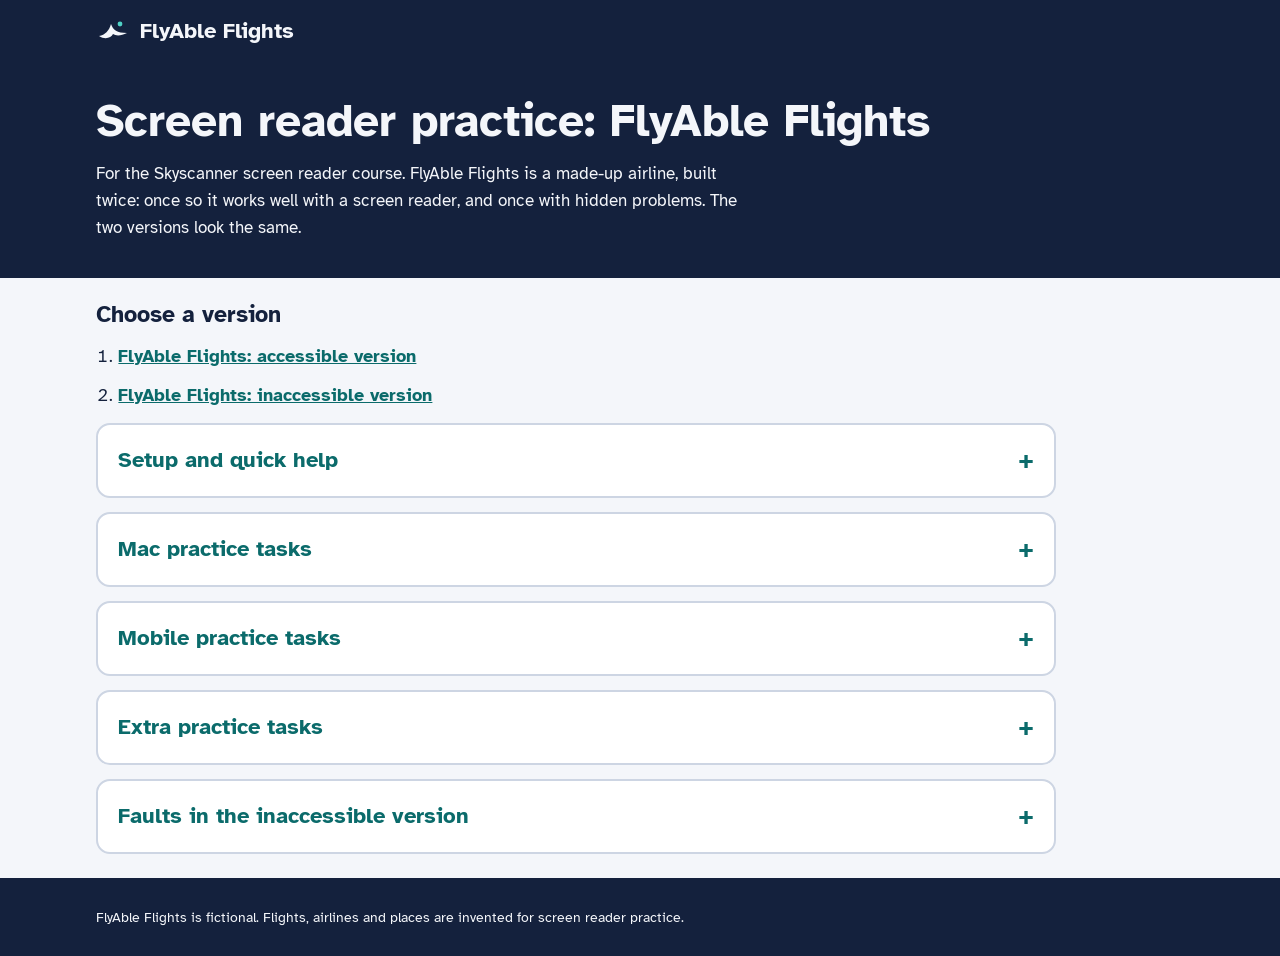
<file: index.html>
<!doctype html>
<html lang="en-GB">
<head>
<meta charset="utf-8">
<meta name="viewport" content="width=device-width, initial-scale=1, viewport-fit=cover">
<title>Screen reader practice: FlyAble Flights</title>
<meta name="claude:viewport-fit-sides" content="cover">
<link rel="stylesheet" href="styles.css">
<style>
  .intro { padding-block: 32px 36px; }
  .intro .wrap, section.block .wrap { display: grid; gap: 14px; }
  section.block { padding-block: 24px; }
  .versions { margin: 0; padding-left: 1.4rem; display: grid; gap: 10px; font-size: 1.15rem; }
  .versions a { font-weight: 700; }
  .more { background: var(--surface); border: 2px solid var(--line); border-radius: 14px; padding: 4px 20px; max-width: 80ch; }
  .more-h { margin: 0; font-size: 1.35rem; }
  .more-h button { all: unset; box-sizing: border-box; display: flex; justify-content: space-between; align-items: center; gap: 12px; width: 100%; padding: 18px 0; cursor: pointer; font-weight: 700; font-family: var(--font-display); color: var(--accent); }
  .more-h .pm::after { content: "+"; font-size: 1.6rem; line-height: 1; }
  .more-h button[aria-expanded="true"] .pm::after { content: "−"; }
  .more-h button:focus-visible { outline: 3px solid var(--focus); outline-offset: 4px; }
  .more > div { padding-bottom: 20px; display: grid; gap: 16px; }
  .more ol, .more ul { margin: 0; padding-left: 1.4rem; display: grid; gap: 8px; }
  .more h3 { font-size: 1.25rem; margin: 6px 0 0; }
  .more h4 { font-size: 1.05rem; margin: 6px 0 0; }
  .more li ul { margin-top: 6px; }
  .more code { font-size: .88em; background: var(--sunk); padding: 1px 5px; border-radius: 4px; }
  .keys { background: var(--sunk); border-radius: 12px; padding: 16px 20px; display: grid; gap: 10px; }
  .task { background: var(--bg); border: 1px solid var(--line); border-left: 6px solid var(--accent); border-radius: 12px; padding: 18px 22px; display: grid; gap: 12px; }
  .task h3 { margin: 0; font-size: 1.3rem; }
  .task .time { font-weight: 400; color: var(--muted); }
  .think { background: var(--accent-soft); border-radius: 10px; padding: 12px 16px; display: grid; gap: 6px; }
  .think p { margin: 0; font-weight: 700; }
  .tip { margin: 0; font-weight: 700; }
  .keytable { width: 100%; border-collapse: collapse; background: var(--surface); border-radius: 8px; overflow: hidden; font-size: 1rem; }
  .keytable th, .keytable td { text-align: left; vertical-align: top; padding: 9px 12px; border-top: 1px solid var(--line); }
  .keytable thead th { background: var(--accent-soft); border-top: 0; }
  .keytable td:first-child { font-weight: 700; width: 45%; }
  @media (max-width: 520px) {
    .keys, .task { padding: 14px 12px; } .more { padding: 4px 12px; }
    /* On a phone, each key or gesture sits on its own line, with what it does underneath */
    .keytable, .keytable tbody, .keytable tr, .keytable td { display: block; width: auto; }
    .keytable thead { position: absolute; width: 1px; height: 1px; overflow: hidden; clip: rect(0 0 0 0); }
    .keytable tr { padding: 10px 12px; border-top: 1px solid var(--line); }
    .keytable tr:first-child { border-top: 0; }
    .keytable td { padding: 0; border: 0; }
    .keytable td:first-child { width: auto; }
    .keytable td + td { margin-top: 2px; color: var(--muted); }
  }
  /* Extra practice: each task as a card. The list keeps its list semantics (role="list"), numbers come from a CSS counter that screen readers skip, and the icons are hidden from them */
  .xp { list-style: none; padding: 0 !important; margin: 0; display: grid; gap: 12px; counter-reset: xp; }
  .xp li { counter-increment: xp; display: grid; grid-template-columns: auto auto 1fr; align-items: center; gap: 16px; background: var(--sunk); border-radius: 12px; padding: 14px 18px; }
  .xp li::before { content: counter(xp); content: counter(xp) / ""; display: grid; place-items: center; width: 2.2rem; height: 2.2rem; border-radius: 50%; background: var(--accent-soft); color: var(--accent); font-weight: 700; }
  .xp-icon { color: var(--accent); padding-right: 14px; border-right: 2px solid var(--accent); box-sizing: content-box; }
  @media (max-width: 520px) { .xp li { grid-template-columns: auto 1fr; gap: 12px; padding: 12px; } .xp-icon { display: none; } }
  .sc { color: var(--muted); font-size: .88rem; }
</style>
</head>
<body>

<header class="site-header">
  <div class="wrap">
    <a class="brand" href="index.html">
      <svg width="34" height="34" viewBox="0 0 34 34" aria-hidden="true" focusable="false"><path d="M3 22c6-1 10-5 12-12 2 6 6 9 16 9-6 3-11 3-14 1-2 4-8 6-14 2z" fill="currentColor"/><circle cx="24" cy="10" r="2.4" fill="#4fd1c5"/></svg>
      FlyAble Flights
    </a>
  </div>
</header>

<main id="main">
  <div class="hero intro">
    <div class="wrap">
      <h1>Screen reader practice: FlyAble Flights</h1>
      <p class="lede">For the Skyscanner screen reader course. FlyAble Flights is a made-up airline, built twice: once so it works well with a screen reader, and once with hidden problems. The two versions look the same.</p>
    </div>
  </div>

  <section class="block" aria-labelledby="versions-h">
    <div class="wrap">
      <h2 id="versions-h">Choose a version</h2>
      <ol class="versions">
        <li><a href="custom.html">FlyAble Flights: accessible version</a></li>
        <li><a href="broken.html">FlyAble Flights: inaccessible version</a></li>
      </ol>

      <!-- ===================== SETUP ===================== -->
      <div class="more">
        <h2 class="more-h"><button type="button" aria-expanded="false" aria-controls="setup-panel">Setup and quick help<span class="pm" aria-hidden="true"></span></button></h2>
        <div id="setup-panel" hidden>
          <p>Everything you need to get set up, in one place. Come back to it any time, before or during the session.</p>

          <h3>Mac: VoiceOver</h3>
          <ul>
            <li><strong>Turn VoiceOver on or off:</strong> press Command+F5 (on some keyboards, Fn+Command+F5), press Touch ID three times quickly, or ask Siri. It can take a moment to start, so don't press it twice.</li>
            <li><strong>Pause the speech:</strong> press Control.</li>
            <li><strong>Turn off grouping:</strong> System Settings &gt; Accessibility &gt; VoiceOver &gt; Open VoiceOver Utility &gt; Navigation, and set Grouping behaviour to Ignore groups.</li>
            <li><strong>Change VoiceOver's volume:</strong> hold VO+Command+Shift and press Right arrow until you hear "Volume". Then press Down arrow to make it quieter, or Up arrow to make it louder. VO means Control and Option together. This only changes VoiceOver, not Zoom.</li>
          </ul>

          <h3>iPhone: VoiceOver</h3>
          <ul>
            <li><strong>Set up the shortcut:</strong> Settings &gt; Accessibility &gt; Accessibility Shortcut, and choose VoiceOver (not Voice Control).</li>
            <li><strong>Turn VoiceOver on or off:</strong> press the side button three times (the Home button on older iPhones).</li>
            <li><strong>Pause the speech:</strong> tap with two fingers. Do it again to carry on.</li>
            <li><strong>Switch to touch typing:</strong> Settings &gt; Accessibility &gt; VoiceOver &gt; Typing &gt; Typing Style &gt; Touch Typing.</li>
            <li><strong>Change the volume:</strong> press your phone's volume buttons while VoiceOver is talking.</li>
          </ul>

          <h3>Android: TalkBack</h3>
          <ul>
            <li><strong>Set up the shortcut:</strong> Settings &gt; Accessibility &gt; TalkBack, and turn on the TalkBack shortcut. Menu names vary on some phones: if you can't find it, search Settings for "TalkBack".</li>
            <li><strong>Turn TalkBack on or off:</strong> hold both volume keys for a few seconds.</li>
            <li><strong>Pause the speech:</strong> tap with two fingers. Do it again to carry on.</li>
            <li><strong>Change the volume:</strong> keep one finger on the screen while you press the volume keys.</li>
          </ul>

          <h3>If you get stuck</h3>
          <ul>
            <li>Turn the screen reader off with your shortcut, take a breath, and turn it back on.</li>
            <li>Use Safari on the Mac and iPhone, and Chrome on Android.</li>
            <li>Headphones help you hear the screen reader clearly, without Zoom picking it up.</li>
          </ul>
        </div>
      </div>

      <!-- ===================== MAC ===================== -->
      <div class="more">
        <h2 class="more-h"><button type="button" aria-expanded="false" aria-controls="mac-panel">Mac practice tasks<span class="pm" aria-hidden="true"></span></button></h2>
        <div id="mac-panel" hidden>
          <p>Use Safari with VoiceOver. Keep these steps open on your phone, or in a second Safari window, while you use the practice site on your Mac.</p>

          <div class="keys">
            <h3>Keys you'll need</h3>
            <p>VO means holding down Control and Option together.</p>
            <table class="keytable">
              <caption class="vh">Keys for VoiceOver on the Mac</caption>
              <thead><tr><th scope="col">Keys</th><th scope="col">What it does</th></tr></thead>
              <tbody>
                <tr><td>Command+F5 (on some keyboards, Fn+Command+F5), or press Touch ID three times</td><td>Turn VoiceOver on or off</td></tr>
                <tr><td>Control</td><td>Pause the speech</td></tr>
                <tr><td>Hold VO+Command+Shift, press Right arrow to "Volume", then Down or Up arrow</td><td>Make VoiceOver quieter or louder</td></tr>
                <tr><td>VO+Right arrow</td><td>Move forward</td></tr>
                <tr><td>VO+Left arrow</td><td>Move back</td></tr>
                <tr><td>VO+Space</td><td>Activate a link or button</td></tr>
                <tr><td>Up and Down arrows</td><td>Move through an open list</td></tr>
                <tr><td>Enter</td><td>Choose from an open list</td></tr>
                <tr><td>VO+U, then Left or Right arrow to Headings</td><td>List the headings</td></tr>
                <tr><td>VO+Command+H</td><td>Next heading</td></tr>
                <tr><td>VO+Command+Shift+H</td><td>Previous heading</td></tr>
              </tbody>
            </table>
          </div>

          <div class="task">
            <h3 id="mac1">Mac practice task 1 of 5: Get comfortable turning VoiceOver on and off</h3>
            <ol>
              <li>Turn VoiceOver on with your shortcut.</li>
              <li>Turn it off again.</li>
              <li>Repeat until it feels natural.</li>
            </ol>
          </div>

          <div class="task">
            <h3 id="mac2">Mac practice task 2 of 5: Explore the page</h3>
            <ol>
              <li>With VoiceOver off, open <a href="custom.html">FlyAble Flights: accessible version</a>.</li>
              <li>Turn VoiceOver on. Move forward through the page with VO+Right arrow, and back with VO+Left arrow. Press Control to pause the speech whenever it gets too much.</li>
              <li>Find the cookie message and accept all cookies.</li>
              <li>Find the question "How much luggage is included?". Open it and read the answer.</li>
            </ol>
            <div class="think">
              <p>Think about:</p>
              <ul>
                <li>Can you reach and understand all the content?</li>
                <li>Does the reading order make sense?</li>
              </ul>
            </div>
          </div>

          <div class="task">
            <h3 id="mac3">Mac practice task 3 of 5: Plan your trip</h3>
            <p>On the accessible version, search for a return flight from Camelot to Avalon for 2 adults.</p>
            <h4>Where you're going</h4>
            <ol>
              <li>Set Trip type to Return.</li>
              <li>In the From field, type "Cam" and choose Camelot from the suggestions.</li>
              <li>In the To field, type "Ava" and choose Avalon from the suggestions.</li>
            </ol>
            <div class="think">
              <p>Think about:</p>
              <ul>
                <li>Are you told how many suggestions there are?</li>
                <li>Can you move into the list and choose one?</li>
              </ul>
            </div>
            <h4>Your travel dates</h4>
            <ol>
              <li>Before choosing any dates, press Search flights.</li>
              <li>Open Travel dates. Choose a departure date, then a return date.</li>
            </ol>
            <div class="think">
              <p>Think about:</p>
              <ul>
                <li>When you searched without dates, was the error announced?</li>
                <li>Can you move around the calendar and choose dates?</li>
                <li>When the calendar closes, where is your focus?</li>
              </ul>
            </div>
            <h4>Passengers and cabin</h4>
            <ol>
              <li>Open Passengers and cabin, and set Adults to 2.</li>
              <li>Change the cabin class.</li>
              <li>Close Passengers and cabin, and press Search flights.</li>
            </ol>
            <div class="think">
              <p>Think about:</p>
              <ul>
                <li>Is the updated number of adults announced?</li>
                <li>Can you choose a cabin class?</li>
              </ul>
            </div>
          </div>

          <div class="task">
            <h3 id="mac4">Mac practice task 4 of 5: Explore and sort results</h3>
            <h4>Move by headings</h4>
            <ol>
              <li>On the search results, press VO+U, then Left or Right arrow until you reach Headings.</li>
              <li>Arrow down to the heading that starts "Search results" and press Enter.</li>
              <li>Press VO+Command+H to jump from result to result, to the 3rd result.</li>
            </ol>
            <div class="think">
              <p>Think about:</p>
              <ul>
                <li>Do the headings help you understand and move through the results?</li>
              </ul>
            </div>
            <h4>Save a flight</h4>
            <ol>
              <li>Go back to moving item by item: press VO+Right arrow until you reach the 3rd result's Save button, then press VO+Space.</li>
            </ol>
            <div class="think">
              <p>Think about:</p>
              <ul>
                <li>Are you told the flight is saved?</li>
              </ul>
            </div>
            <h4>Sort the results</h4>
            <ol>
              <li>Find the Best, Cheapest and Fastest tabs, and choose Cheapest.</li>
              <li>Move to the first result and listen to its price, times and flight time.</li>
            </ol>
            <div class="think">
              <p>Think about:</p>
              <ul>
                <li>Are the sort options clear?</li>
                <li>Are you told how many flights there are?</li>
                <li>Are the flight details easy to follow?</li>
              </ul>
            </div>
          </div>

          <div class="task">
            <h3 id="mac5">Mac practice task 5 of 5: Find the accessibility problems</h3>
            <ol>
              <li>Open <a href="broken.html">FlyAble Flights: inaccessible version</a>.</li>
              <li>Search for a flight, filter the results, and save a flight.</li>
              <li>Use the testing checklist below to find as many problems as you can.</li>
            </ol>
            <p class="tip">Don't get stuck on one problem. Note it, move on, and we'll talk about what you found together.</p>
          </div>

          <h3>Testing checklist</h3>
          <ul>
            <li><strong>Navigating:</strong> can you reach everything on the page, and move around easily?</li>
            <li><strong>Understanding:</strong> are labels, instructions and information clear, with any hints you need?</li>
            <li><strong>Operating:</strong> can you use all the controls and finish your task?</li>
            <li><strong>Managing focus:</strong> does your focus move where you expect, and stay there?</li>
            <li><strong>State and feedback:</strong> are selections, changes and updates announced?</li>
          </ul>
          <p>In more detail:</p>
          <ul>
            <li>Are buttons and links descriptive? For example, "Close cookie message" rather than just "Close".</li>
            <li>Can you use buttons, drop-downs and other controls?</li>
            <li>When typing in a field with suggestions, are you told how many there are, and can you move into that list to choose one?</li>
            <li>If something is shown by colour, such as a low price, is it also announced?</li>
            <li>In the calendar, after picking your departure date, are you still in the calendar to pick your return date? Does the calendar then close and put you back where you started?</li>
            <li>Are headings being announced as headings? Something can look like a heading but not be announced by the screen reader if it isn't marked up as one.</li>
            <li>Can you move through the search results using headings?</li>
            <li>Are updates announced, for example when you add a passenger, or when there is an error?</li>
          </ul>
        </div>
      </div>

      <!-- ===================== PHONE ===================== -->
      <div class="more">
        <h2 class="more-h"><button type="button" aria-expanded="false" aria-controls="phone-panel">Mobile practice tasks<span class="pm" aria-hidden="true"></span></button></h2>
        <div id="phone-panel" hidden>
          <p>Use Safari on iPhone with VoiceOver, or Chrome on Android with TalkBack. Keep these steps open on your Mac while you use the practice site on your phone.</p>

          <div class="keys">
            <h3>Gestures you'll need</h3>
            <table class="keytable">
              <caption class="vh">Gestures for VoiceOver on iPhone and TalkBack on Android</caption>
              <thead><tr><th scope="col">Gesture</th><th scope="col">What it does</th></tr></thead>
              <tbody>
                <tr><td>iPhone: press the side button three times (the Home button on older iPhones)</td><td>Turn VoiceOver on or off</td></tr>
                <tr><td>Android: hold both volume keys for a few seconds</td><td>Turn TalkBack on or off</td></tr>
                <tr><td>Tap with two fingers</td><td>Pause, or carry on speaking</td></tr>
                <tr><td>Swipe right or left with one finger</td><td>Move forward or back</td></tr>
                <tr><td>Double tap anywhere on the screen</td><td>Activate the item you’re on</td></tr>
                <tr><td>Explore by touch: drag one finger over the screen</td><td>Hear what’s under your finger</td></tr>
                <tr><td>iPhone: twist two fingers, like turning a dial, until you hear “Headings”</td><td>Choose to move by headings</td></tr>
                <tr><td>Android: swipe up or down with three fingers until you hear “Headings”</td><td>Choose to move by headings</td></tr>
                <tr><td>Swipe down or up with one finger</td><td>Next or previous heading, once Headings is chosen</td></tr>
                <tr><td>iPhone: Settings &gt; Accessibility &gt; VoiceOver &gt; Typing &gt; Typing Style &gt; Touch Typing</td><td>Type by lifting your finger off a letter</td></tr>
              </tbody>
            </table>
          </div>

          <div class="task">
            <h3 id="ph1">Mobile practice task 1 of 5: Turn your screen reader on and off</h3>
            <ol>
              <li>Turn your screen reader on with your shortcut.</li>
              <li>Turn it off again.</li>
              <li>Repeat until it feels natural.</li>
            </ol>
          </div>

          <div class="task">
            <h3 id="ph2">Mobile practice task 2 of 5: Explore the page</h3>
            <ol>
              <li>With your screen reader off, open <a href="custom.html">FlyAble Flights: accessible version</a> in your phone's browser.</li>
              <li>Turn your screen reader on and swipe right through the page. Tap with two fingers to pause the speech, and again to carry on.</li>
              <li>Find the cookie message and accept all cookies.</li>
              <li>Find the question "How much luggage is included?". Double tap to open it and read the answer.</li>
            </ol>
            <div class="think">
              <p>Think about:</p>
              <ul>
                <li>Can you reach and understand all the content?</li>
                <li>Does the reading order make sense?</li>
              </ul>
            </div>
          </div>

          <div class="task">
            <h3 id="ph3">Mobile practice task 3 of 5: Plan your trip</h3>
            <p>On the accessible version, search for a return flight from Camelot to Avalon for 2 adults.</p>
            <h4>Where you're going</h4>
            <ol>
              <li>Set Trip type to Return.</li>
              <li>Double tap the From field and type "Cam". The suggestions appear just above the keyboard: use explore by touch, dragging one finger over that area to find Camelot, then double tap it.</li>
              <li>Do the same for the To field, typing "Ava" and choosing Avalon.</li>
            </ol>
            <div class="think">
              <p>Think about:</p>
              <ul>
                <li>Are you told how many places were found?</li>
                <li>Can you reach the list and choose one?</li>
              </ul>
            </div>
            <h4>Your travel dates</h4>
            <ol>
              <li>Before choosing any dates, double tap Search flights.</li>
              <li>Double tap Travel dates. Choose a departure date, then a return date.</li>
            </ol>
            <div class="think">
              <p>Think about:</p>
              <ul>
                <li>When you searched without dates, was the error announced?</li>
                <li>Can you move around the calendar and choose dates?</li>
                <li>When the calendar closes, where is your focus?</li>
              </ul>
            </div>
            <h4>Passengers and cabin</h4>
            <ol>
              <li>Open Passengers and cabin, and set Adults to 2.</li>
              <li>Change the cabin class.</li>
              <li>Close Passengers and cabin, and double tap Search flights.</li>
            </ol>
            <div class="think">
              <p>Think about:</p>
              <ul>
                <li>Is the updated number of adults announced?</li>
                <li>Can you choose a cabin class?</li>
              </ul>
            </div>
          </div>

          <div class="task">
            <h3 id="ph4">Mobile practice task 4 of 5: Explore and sort results</h3>
            <h4>Move by headings</h4>
            <ol>
              <li>On the search results, set your screen reader to move by headings: the rotor on iPhone, or a three-finger swipe up or down on Android.</li>
              <li>Swipe down to the heading that starts "Search results".</li>
              <li>Keep swiping down to jump from result to result, to the 3rd result.</li>
            </ol>
            <div class="think">
              <p>Think about:</p>
              <ul>
                <li>Do the headings help you understand and move through the results?</li>
              </ul>
            </div>
            <h4>Save a flight</h4>
            <ol>
              <li>Swipe right to the 3rd result's Save button and double tap it.</li>
            </ol>
            <div class="think">
              <p>Think about:</p>
              <ul>
                <li>Are you told the flight is saved?</li>
              </ul>
            </div>
            <h4>Sort the results</h4>
            <ol>
              <li>Find the Best, Cheapest and Fastest tabs, and double tap Cheapest.</li>
              <li>Swipe right to the first result and listen to its price, times and flight time.</li>
            </ol>
            <div class="think">
              <p>Think about:</p>
              <ul>
                <li>Are the sort options clear?</li>
                <li>Are you told how many flights there are?</li>
                <li>Are the flight details easy to follow?</li>
              </ul>
            </div>
          </div>

          <div class="task">
            <h3 id="ph5">Mobile practice task 5 of 5: Test a Skyscanner page</h3>
            <ol>
              <li>Pick any Skyscanner page or journey you're working on, or would like to test, and open it in your phone's browser.</li>
              <li>Use the testing checklist below to see how well it works with your screen reader.</li>
              <li>Turn your screen reader off and post what you found in the Zoom chat.</li>
            </ol>
            <p class="tip">Don't get stuck on one problem. Note it, move on, and we'll talk about what you found together.</p>
          </div>

          <h3>Testing checklist</h3>
          <ul>
            <li><strong>Navigating:</strong> can you reach everything on the page, and move around easily?</li>
            <li><strong>Understanding:</strong> are labels, instructions and information clear, with any hints you need?</li>
            <li><strong>Operating:</strong> can you use all the controls and finish your task?</li>
            <li><strong>Managing focus:</strong> does your focus move where you expect, and stay there?</li>
            <li><strong>State and feedback:</strong> are selections, changes and updates announced?</li>
          </ul>
        </div>
      </div>

      <!-- ===================== EXTRA ===================== -->
      <div class="more">
        <h2 class="more-h"><button type="button" aria-expanded="false" aria-controls="extra-panel">Extra practice tasks<span class="pm" aria-hidden="true"></span></button></h2>
        <div id="extra-panel" hidden>
          <p>More to try on both versions, on your Mac or your phone, during the session or afterwards.</p>
          <ol class="xp" role="list">
            <li><svg class="xp-icon" viewBox="0 0 24 24" width="28" height="28" aria-hidden="true" focusable="false" fill="none" stroke="currentColor" stroke-width="1.7" stroke-linecap="round" stroke-linejoin="round"><circle cx="12" cy="12" r="9"/><circle cx="9" cy="10" r="1"/><circle cx="14.5" cy="14" r="1"/><circle cx="9.5" cy="15.5" r=".8"/><path d="M15 5.5a3 3 0 0 0 3.5 3.5"/></svg><span>Open the cookie settings, turn on Analytics cookies only, and save.</span></li>
            <li><svg class="xp-icon" viewBox="0 0 24 24" width="28" height="28" aria-hidden="true" focusable="false" fill="none" stroke="currentColor" stroke-width="1.7" stroke-linecap="round" stroke-linejoin="round"><path d="M12 21s-6.5-6-6.5-11a6.5 6.5 0 0 1 13 0c0 5-6.5 11-6.5 11z"/><circle cx="12" cy="10" r="2.5"/></svg><span>Move the Popular destinations slideshow to Camelot and explore it. Then activate "Search flights to Camelot". What happens?</span></li>
            <li><svg class="xp-icon" viewBox="0 0 24 24" width="28" height="28" aria-hidden="true" focusable="false" fill="none" stroke="currentColor" stroke-width="1.7" stroke-linecap="round" stroke-linejoin="round"><circle cx="7" cy="9" r="1.8"/><circle cx="11" cy="6" r="1.8"/><circle cx="15.5" cy="6.5" r="1.8"/><circle cx="18.5" cy="10.5" r="1.8"/><path d="M8 17c0-3 2.5-5.5 4.5-5.5S17 14 17 17c0 2-2 2.5-4.5 2.5S8 19 8 17z"/></svg><span>What is the policy on bringing a pet dragon in the cabin?</span></li>
            <li><svg class="xp-icon" viewBox="0 0 24 24" width="28" height="28" aria-hidden="true" focusable="false" fill="none" stroke="currentColor" stroke-width="1.7" stroke-linecap="round" stroke-linejoin="round"><rect x="3.5" y="5" width="17" height="15" rx="2"/><path d="M3.5 10h17M8 3v4M16 3v4"/></svg><span>Open the calendar from Travel dates. Go to next month, use the Cheapest button to find the cheapest day, then choose it. Then, still in the calendar, choose a return date a week later. When the calendar closes, where are you, and do you know what to do next?</span></li>
            <li><svg class="xp-icon" viewBox="0 0 24 24" width="28" height="28" aria-hidden="true" focusable="false" fill="none" stroke="currentColor" stroke-width="1.7" stroke-linecap="round" stroke-linejoin="round"><path d="M10.5 13.5 4 12l1.5-1.5 6 .5 4-4.5c1-1 2.5-1.5 3-1s0 2-1 3l-4.5 4 .5 6L12 20l-1.5-6.5z"/></svg><span>Find out what "Include nearby airports" means, using the help button next to it.</span></li>
            <li><svg class="xp-icon" viewBox="0 0 24 24" width="28" height="28" aria-hidden="true" focusable="false" fill="none" stroke="currentColor" stroke-width="1.7" stroke-linecap="round" stroke-linejoin="round"><path d="M4 5h16l-6.5 7.5V19l-3 1.5v-8z"/></svg><span>Turn on Direct flights only and Flexible dates, then search.</span></li>
            <li><svg class="xp-icon" viewBox="0 0 24 24" width="28" height="28" aria-hidden="true" focusable="false" fill="none" stroke="currentColor" stroke-width="1.7" stroke-linecap="round" stroke-linejoin="round"><path d="M9 6.5h11M9 12h11M9 17.5h11"/><circle cx="4.5" cy="6.5" r="1"/><circle cx="4.5" cy="12" r="1"/><circle cx="4.5" cy="17.5" r="1"/></svg><span>Filter to flights that depart before 12:00. How do you know the list changed?</span></li>
            <li><svg class="xp-icon" viewBox="0 0 24 24" width="28" height="28" aria-hidden="true" focusable="false" fill="none" stroke="currentColor" stroke-width="1.7" stroke-linecap="round" stroke-linejoin="round"><rect x="3.5" y="7.5" width="17" height="12" rx="2"/><path d="M9 7.5V5.5a1.5 1.5 0 0 1 1.5-1.5h3A1.5 1.5 0 0 1 15 5.5v2M8 7.5v12M16 7.5v12"/></svg><span>Select a flight. Leave the email empty and try to confirm. Then fix it, add a checked bag, accept the terms and confirm.</span></li>
            <li><svg class="xp-icon" viewBox="0 0 24 24" width="28" height="28" aria-hidden="true" focusable="false" fill="none" stroke="currentColor" stroke-width="1.7" stroke-linecap="round" stroke-linejoin="round"><path d="M7 4h10v16l-5-4-5 4z"/></svg><span>Find your booking reference, close the booking and check where your focus lands.</span></li>
          </ol>
        </div>
      </div>

      <!-- ===================== FAULTS ===================== -->
      <div class="more">
        <h2 class="more-h"><button type="button" aria-expanded="false" aria-controls="faults-panel">Faults in the inaccessible version<span class="pm" aria-hidden="true"></span></button></h2>
        <div id="faults-panel" hidden>
          <p>Grouped under the five areas of the testing checklist.</p>

          <h3>Navigating</h3>
          <ul>
            <li>From and To: typing announces how many results there are, but the results are hidden from screen readers. Down arrow does nothing, and swiping or exploring by touch can't reach them. <span class="sc">WCAG 4.1.2</span></li>
            <li>Search results: each flight's price and departure time look like a heading but aren't marked up as one, so you can't jump from flight to flight by heading. <span class="sc">WCAG 1.3.1</span></li>
            <li>The cookie message shows at the bottom of the screen straight away, but it is last in the page, so screen reader users don't hear about it until the end. <span class="sc">WCAG 1.3.2, 2.4.3</span></li>
          </ul>

          <h3>Understanding</h3>
          <ul>
            <li>From and To: the instructions say to press Down arrow to reach the results, which makes no sense on a phone. <span class="sc">WCAG 3.3.2</span></li>
            <li>Calendar days only say the number and price, for example "30 £106". The month, weekday, low or high price and "select as departure date" are missing. <span class="sc">WCAG 1.3.1, 2.4.6</span></li>
            <li>The calendar's heading just says "Select dates" and never changes, so nothing tells you whether you are choosing your departure or your return date. <span class="sc">WCAG 2.4.6, 3.3.2</span></li>
            <li>The cookie buttons just say "Accept", "Close" and "Settings", and after choosing, "Change" and "Close". "Close" actually rejects optional cookies, which nothing tells you. <span class="sc">WCAG 2.4.6, 3.3.2</span></li>
            <li>Popular destinations: images have no alt text, so file names may be read. The Previous and Next buttons have no names, so they are read as symbols, and slides are labelled only "Slide 1", "Slide 2" and so on. <span class="sc">WCAG 1.1.1, 4.1.2</span></li>
            <li>The buttons that close Passengers and cabin and the booking confirmation both just say "Done", so out of context you can't tell what they close. <span class="sc">WCAG 2.4.6</span></li>
            <li>Search results: every result's buttons are called just "Save" and "Select", so you can't tell which flight they belong to. <span class="sc">WCAG 2.4.6</span></li>
          </ul>

          <h3>Operating</h3>
          <ul>
            <li>The swap button between From and To only works with a mouse: it has no name and no role, and you can't reach it with the keyboard. <span class="sc">WCAG 2.1.1, 4.1.2</span></li>
            <li>From and To: the results can only be chosen with a mouse. <span class="sc">WCAG 2.1.1</span></li>
            <li>Cabin class is a home-made drop-down that only works with a mouse. You can't reach it with Tab, it isn't announced as a drop-down or button, and the "Cabin class" label isn't linked to it. <span class="sc">WCAG 2.1.1, 4.1.2, 1.3.1</span></li>
          </ul>

          <h3>Managing focus</h3>
          <ul>
            <li>Calendar: it opens, but focus stays on Travel dates. It is not modal, so you have to go looking for it. <span class="sc">WCAG 2.4.3</span></li>
            <li>After you choose a departure date, focus is thrown to the top of the page, while the calendar stays open waiting for a return date. <span class="sc">WCAG 2.4.3, 3.2.2</span></li>
          </ul>

          <h3>State and feedback</h3>
          <ul>
            <li>Main navigation: "Flights" is underlined as the current page, but screen readers aren't told it is the current page. <span class="sc">WCAG 1.3.1</span></li>
            <li>Trip type: Return and One way are radio buttons, but neither is ever announced as selected. <span class="sc">WCAG 4.1.2</span></li>
            <li>Calendar: nothing tells you it has opened. <span class="sc">WCAG 4.1.3</span></li>
            <li>Calendar: low and high prices are shown only by colour. <span class="sc">WCAG 1.4.1</span></li>
            <li>When you search, a "Searching for flights…" spinner appears, but nothing tells a screen reader user that the search has started. <span class="sc">WCAG 4.1.3</span></li>
            <li>Search errors, such as "Choose your travel dates", appear in red on screen, but nothing is announced: focus stays on the Search button and the fields aren't marked as having an error. <span class="sc">WCAG 3.3.1, 4.1.3</span></li>
            <li>The Save button never says whether the flight is saved. <span class="sc">WCAG 4.1.2</span></li>
            <li>Changing the sort or the filters updates the results silently, so you aren't told the list has changed or how many flights it now shows. <span class="sc">WCAG 4.1.3</span></li>
          </ul>
        </div>
      </div>
    </div>
  </section>
</main>

<footer class="site-footer">
  <div class="wrap">
    <p>FlyAble Flights is fictional. Flights, airlines and places are invented for screen reader practice.</p>
  </div>
</footer>
<script>
  document.documentElement.lang = 'en-GB';
  // Show and hide sections with plain buttons (aria-expanded), which work reliably with VoiceOver in Safari
  document.querySelectorAll('.more-h button').forEach(function (b) {
    b.addEventListener('click', function () {
      var open = b.getAttribute('aria-expanded') !== 'true';
      b.setAttribute('aria-expanded', String(open));
      document.getElementById(b.getAttribute('aria-controls')).hidden = !open;
    });
  });
</script>
</body>
</html>
</file>
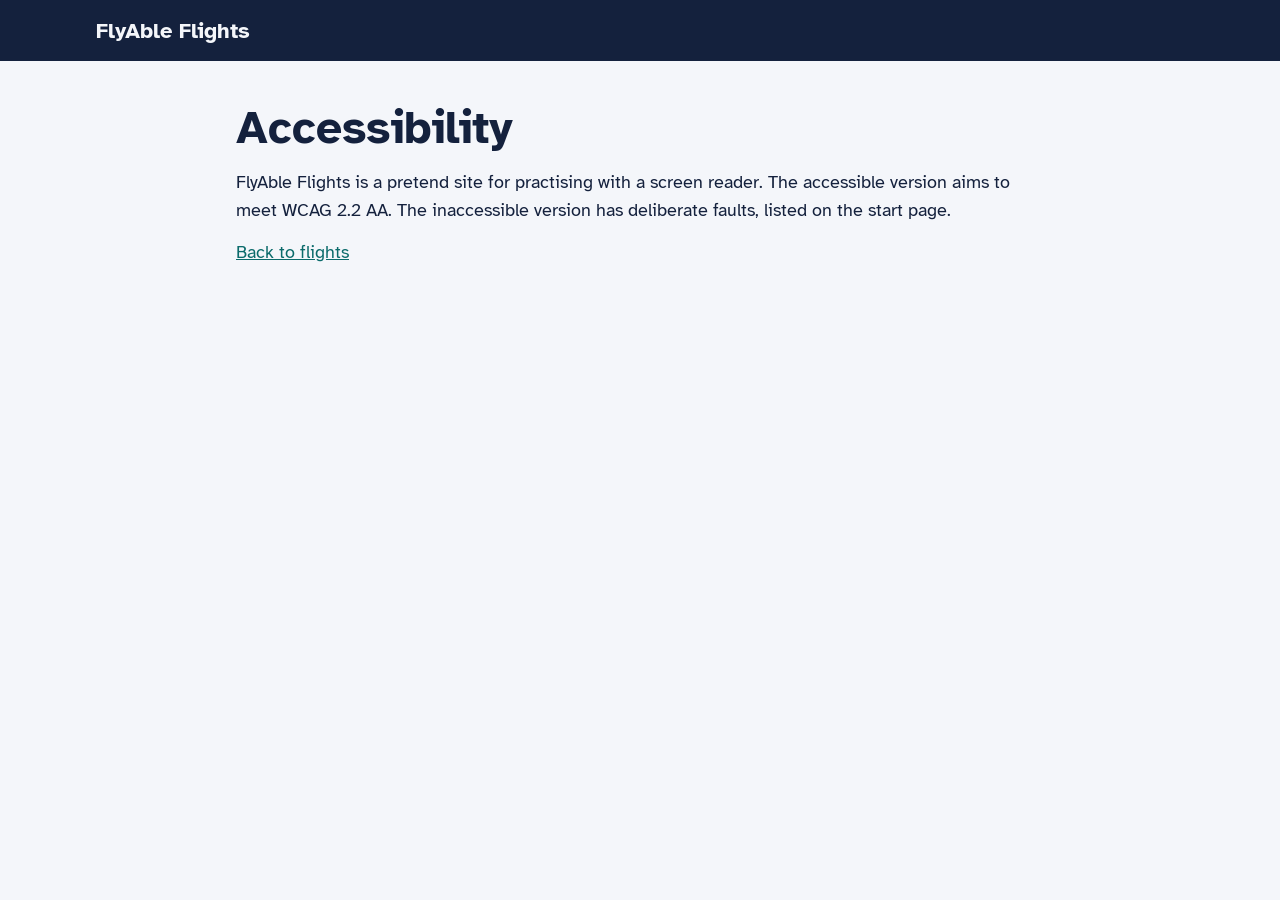
<file: accessibility.html>
<!doctype html>
<html lang="en-GB">
<head>
<meta charset="utf-8">
<meta name="viewport" content="width=device-width, initial-scale=1">
<title>Accessibility – FlyAble Flights</title>
<link rel="stylesheet" href="styles.css">
<style>.simple { padding-block: 40px 60px; display: grid; gap: 14px; max-width: 70ch; }</style>
</head>
<body>
<header class="site-header"><div class="wrap"><a class="brand" href="index.html">FlyAble Flights</a></div></header>
<main id="main" class="wrap simple">
  <h1>Accessibility</h1>
  <p>FlyAble Flights is a pretend site for practising with a screen reader. The accessible version aims to meet WCAG 2.2 AA. The inaccessible version has deliberate faults, listed on the start page.</p>
  <p><a id="back" href="index.html">Back to flights</a></p>
</main>
<script>
  // Go back to whichever version of the flights page you came from
  try { const r = document.referrer; if (/\/(custom|broken)\.html/.test(r)) document.getElementById('back').href = r.split('#')[0]; } catch (e) {}
</script>
</body>
</html>
</file>
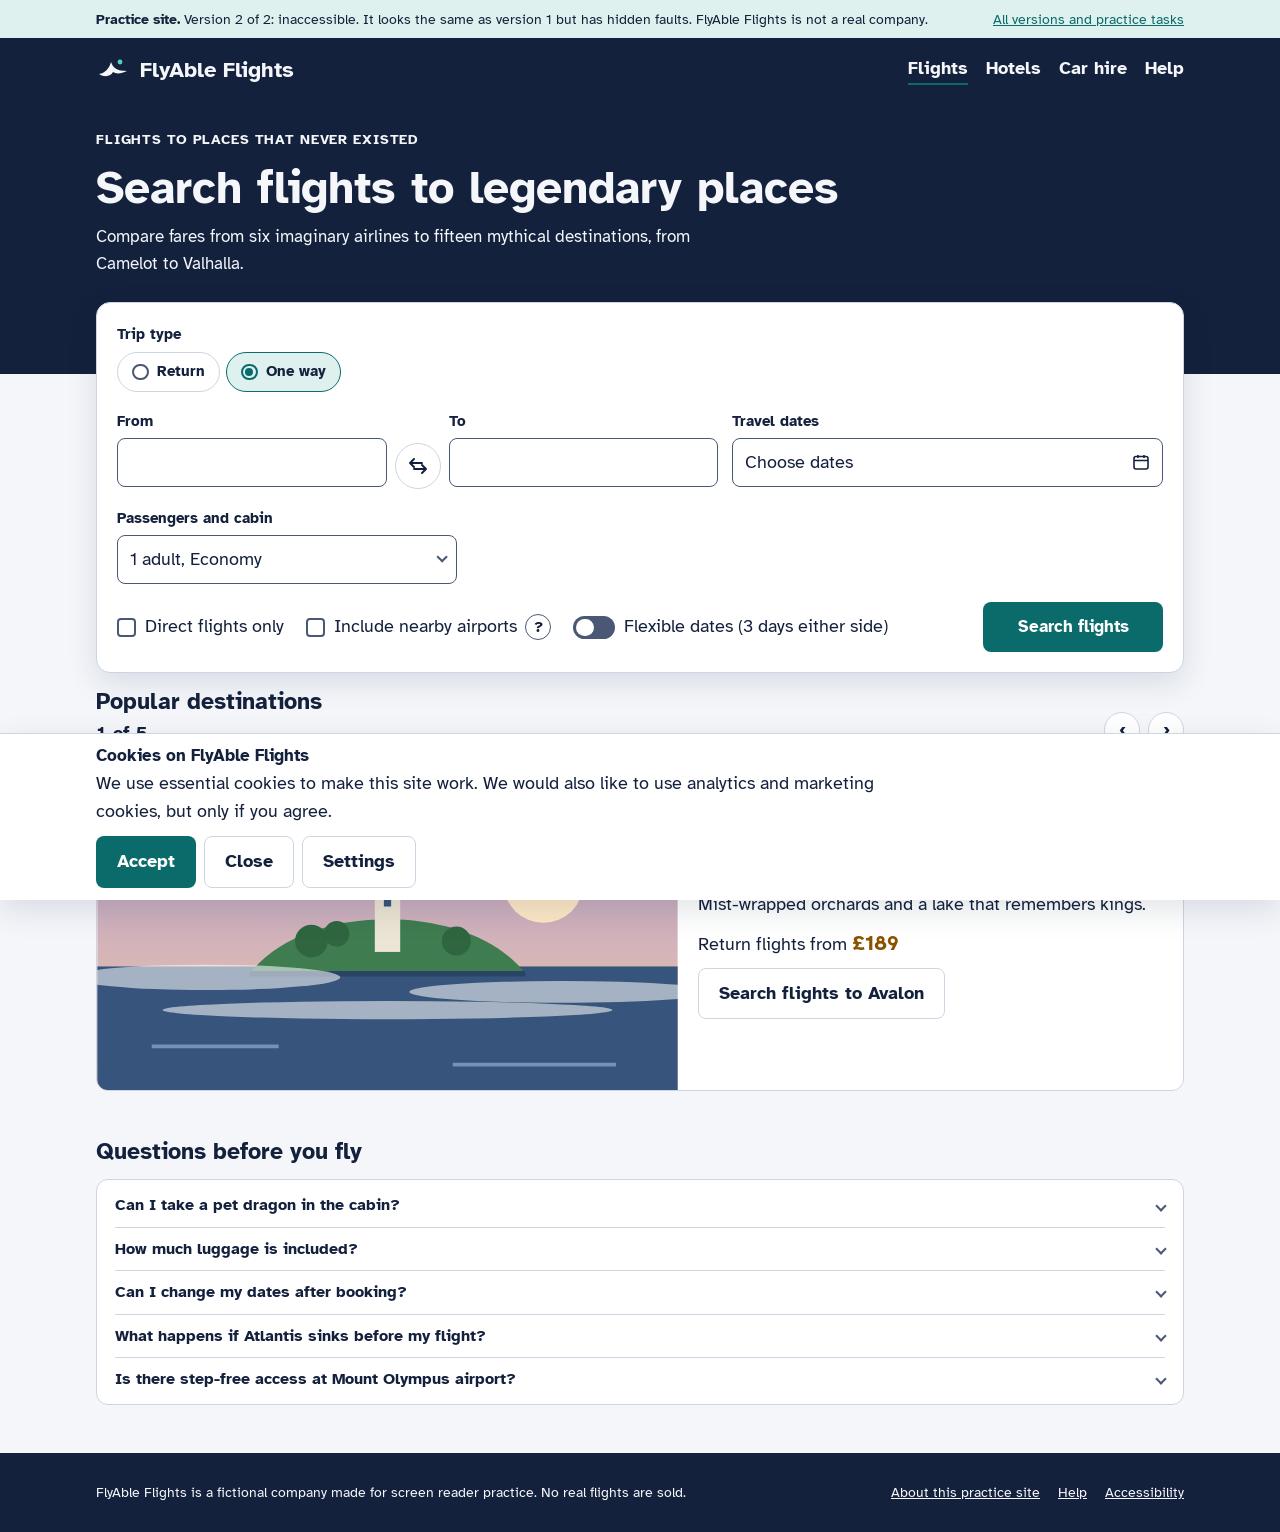
<file: broken.html>
<!doctype html>
<html lang="en-GB">
<head>
<meta charset="utf-8">
<meta name="viewport" content="width=device-width, initial-scale=1, viewport-fit=cover">
<title>Search flights – FlyAble Flights (inaccessible version)</title>
<link rel="stylesheet" href="styles.css">
</head>
<body>
<div id="page">
<a class="skip" href="#main">Skip to main content</a>

<div class="practice">
  <div class="wrap">
    <p><strong>Practice site.</strong> Version 2 of 2: inaccessible. It looks the same as version 1 but has hidden faults. FlyAble Flights is not a real company.</p>
    <a href="index.html">All versions and practice tasks</a>
  </div>
</div>

<header class="site-header">
  <div class="wrap">
    <a class="brand" href="broken.html">
      <svg width="34" height="34" viewBox="0 0 34 34" aria-hidden="true" focusable="false"><path d="M3 22c6-1 10-5 12-12 2 6 6 9 16 9-6 3-11 3-14 1-2 4-8 6-14 2z" fill="currentColor"/><circle cx="24" cy="10" r="2.4" fill="#4fd1c5"/></svg>
      FlyAble Flights
    </a>
    <nav class="site-nav" aria-label="Main">
      <ul>
        <li><a href="broken.html" class="navitem current">Flights</a></li>
        <li><a href="hotels.html">Hotels</a></li>
        <li><a href="car-hire.html">Car hire</a></li>
        <li><a href="#faq-h">Help</a></li>
      </ul>
    </nav>
  </div>
</header>

<main id="main" tabindex="-1">
  <div class="hero">
    <div class="wrap">
      <p class="eyebrow">Flights to places that never existed</p>
      <h1>Search flights to legendary places</h1>
      <p class="lede">Compare fares from six imaginary airlines to fifteen mythical destinations, from Camelot to Valhalla.</p>
    </div>
  </div>

  <div class="wrap search-wrap">
    <section class="search-card" aria-labelledby="search-h">
      <h2 id="search-h" class="vh">Flight search</h2>

      <div class="error-summary" id="errors" tabindex="-1" hidden>
        <h3 id="errors-h">There is a problem with your search</h3>
        <ul id="errors-list"></ul>
      </div>

      <div class="row row-top">
        <div>
          <div class="legend" id="trip-label">Trip type</div>
          <div class="seg" role="radiogroup" aria-labelledby="trip-label" id="trip">
            <div class="opt" role="radio" tabindex="-1" data-value="return"><span class="dot"></span>Return</div>
            <div class="opt on" role="radio" tabindex="0" data-value="oneway"><span class="dot"></span>One way</div>
          </div>
        </div>
      </div>

      <div class="row">
        <div class="route">
          <div class="field">
            <label for="from-input">From</label>
            <input id="from-input" class="control" type="text" autocomplete="off" spellcheck="false" aria-describedby="from-hint" data-hint="from-hint">
            <span class="vh" id="from-hint">Type to search places, then press Down arrow to reach the results.</span>
            <div class="place-results" id="from-results" aria-hidden="true" hidden><ul class="listbox" aria-label="From results"></ul></div>
            <span class="field-error" id="from-err" hidden></span>
          </div>
          <div class="swap" id="swap">
            <svg width="20" height="20" viewBox="0 0 20 20" aria-hidden="true" focusable="false"><path d="M6 3 2 7l4 4M2 7h12M14 17l4-4-4-4M18 13H6" fill="none" stroke="currentColor" stroke-width="2" stroke-linecap="round" stroke-linejoin="round"/></svg>
          </div>
          <div class="field">
            <label for="to-input">To</label>
            <input id="to-input" class="control" type="text" autocomplete="off" spellcheck="false" aria-describedby="to-hint" data-hint="to-hint">
            <span class="vh" id="to-hint">Type to search places, then press Down arrow to reach the results.</span>
            <div class="place-results" id="to-results" aria-hidden="true" hidden><ul class="listbox" aria-label="To results"></ul></div>
            <span class="field-error" id="to-err" hidden></span>
          </div>
        </div>
        <div class="field" id="dates-field" style="flex: 1 1 320px;">
          <div class="label" id="dates-label">Travel dates</div>
          <button type="button" class="control btnlike cal-btn" id="dates-btn" aria-haspopup="dialog" aria-expanded="false" aria-labelledby="dates-label dates-val"><span id="dates-val"><span id="dates-show" aria-hidden="true"></span><span class="vh" id="dates-say"></span></span>
            <svg width="18" height="18" viewBox="0 0 18 18" aria-hidden="true" focusable="false"><rect x="2" y="3.5" width="14" height="12.5" rx="2" fill="none" stroke="currentColor" stroke-width="1.6"/><path d="M2 7.5h14M6 2v3M12 2v3" stroke="currentColor" stroke-width="1.6"/></svg>
          </button>
          <span class="field-error" id="dates-btn-err" hidden></span>
        </div>
      </div>

      <div class="row">
        <div class="field" style="flex: 0 1 340px;">
          <div class="label" id="pax-label">Passengers and cabin</div>
          <div class="control btnlike" role="button" tabindex="0" id="pax-btn" aria-expanded="false" aria-controls="pax-pop" aria-labelledby="pax-label pax-val"><span id="pax-val">1 adult, Economy</span></div>
          <div class="pop pax-pop" id="pax-pop" role="group" aria-labelledby="pax-label" hidden>
            <div class="counter">
              <div class="who"><span id="ad-label">Adults</span><span class="hint">16 or over</span></div>
              <div class="stepper">
                <button type="button" class="step-btn" data-for="adults" data-step="-1" aria-label="Remove an adult" aria-disabled="true">−</button>
                <span class="step-val" id="adults" data-min="1" data-max="9" data-value="1">1</span>
                <button type="button" class="step-btn" data-for="adults" data-step="1" aria-label="Add an adult">+</button>
              </div>
            </div>
            <div class="counter">
              <div class="who"><span id="ch-label">Children</span><span class="hint">2 to 15</span></div>
              <div class="stepper">
                <button type="button" class="step-btn" data-for="children" data-step="-1" aria-label="Remove a child" aria-disabled="true">−</button>
                <span class="step-val" id="children" data-min="0" data-max="8" data-value="0">0</span>
                <button type="button" class="step-btn" data-for="children" data-step="1" aria-label="Add a child">+</button>
              </div>
            </div>
            <div class="field">
              <div class="label">Cabin class</div>
              <div style="position:relative">
                <div class="control btnlike" id="cabin"><span id="cabin-val">Economy</span></div>
                <div class="pop" id="cabin-list" hidden style="padding:4px"></div>
              </div>
            </div>
            <p class="vh" role="status" id="pax-live"></p>
            <div class="btn btn-primary" role="button" tabindex="0" id="pax-done">Done</div>
          </div>
        </div>
      </div>

      <div class="row" style="justify-content: space-between; align-items: center;">
        <div class="options">
          <div class="chk" role="checkbox" aria-checked="false" tabindex="0" id="opt-direct"><span class="box"></span>Direct flights only</div>
          <span class="tip-wrap" id="tip-wrap">
            <div class="chk" role="checkbox" aria-checked="false" tabindex="0" id="opt-nearby"><span class="box"></span>Include nearby airports</div>
            <div class="tip-btn" role="button" tabindex="0" id="tip-nearby-btn" aria-label="About nearby airports" aria-describedby="tip-nearby">?</div>
            <div class="tip" role="tooltip" id="tip-nearby" hidden>Adds airports within 150 miles. For example, Lyonesse when you fly to Avalon.</div>
          </span>
          <div class="chk" role="switch" aria-checked="false" tabindex="0" id="opt-flex"><span class="switch-track"></span>Flexible dates (3 days either side)</div>
        </div>
        <div class="btn btn-primary btn-search" role="button" tabindex="0" id="search-btn">Search flights</div>
      </div>
      <div id="combo-status" class="vh" role="status"></div>
      <div id="place-status" class="vh" aria-live="assertive" aria-atomic="true"></div>
      <div class="loading" id="loading" hidden><span class="spinner" aria-hidden="true"></span><span>Searching for flights…</span></div>
      <div id="search-live" class="vh" role="status"></div>
    </section>
  </div>

  <dialog class="modal picker" id="picker" aria-labelledby="picker-h">
    <div class="modal-head">
      <h2 id="picker-h">Flying from</h2>
      <button type="button" class="btn btn-secondary" id="picker-cancel">Cancel</button>
    </div>
    <div class="modal-body picker-body">
      <label for="picker-input">Search places</label>
      <input id="picker-input" class="control" type="text" autocomplete="off" spellcheck="false">
      <ul class="picker-list" id="picker-list" aria-label="Places"></ul>
      <p class="vh" role="status" id="picker-live"></p>
    </div>
  </dialog>

  <dialog class="modal cal-dialog cal-float" id="cal" aria-labelledby="cal-step">
    <div class="modal-head">
      <h2 id="cal-step">Select dates</h2>
      <button type="button" class="btn btn-secondary" id="cal-cancel">Cancel</button>
    </div>
    <div class="modal-body cal-plain">
      <div class="cal-jumps">
        <button type="button" class="btn btn-secondary cal-month-btn" id="cal-prev">Previous month</button>
        <button type="button" class="btn btn-secondary cal-month-btn" id="cal-next">Next month</button>
        <button type="button" class="btn btn-secondary cal-cheap-btn" id="cal-cheap"></button>
      </div>
      <div class="cal-months" id="cal-months"></div>
      <div class="cal-legend" aria-hidden="true"><span class="lg low">Low price</span><span class="lg high">High price</span></div>
      <p><button type="button" class="btn btn-secondary" id="cal-redep" hidden>Change departure date</button></p>
      <p class="vh" role="status" id="cal-live"></p>
    </div>
  </dialog>
  </div>

  <section class="results wrap" id="results" aria-labelledby="results-h" hidden>
    <div class="results-head">
      <div>
        <h2 id="results-h" tabindex="-1">Flights</h2>
        <p class="hint" id="results-meta"></p>
      </div>
      <div id="status" class="status"></div>
      <div id="save-status" class="vh"></div>
    </div>

    <div class="layout">
      <aside class="filters" aria-labelledby="filters-h">
        <h2 id="filters-h">Filter results</h2>
        <div class="facet">
          <h3><div class="acc-btn" role="button" tabindex="0" id="f-stops-btn" aria-expanded="true" aria-controls="f-stops">Stops</div></h3>
          <div class="facet-body" id="f-stops" role="region" aria-labelledby="f-stops-btn">
            <div role="group" aria-labelledby="f-stops-btn" class="stack">
              <div class="chk" role="checkbox" aria-checked="true" tabindex="0" data-stops="0"><span class="box"></span>Direct</div>
              <div class="chk" role="checkbox" aria-checked="true" tabindex="0" data-stops="1"><span class="box"></span>1 stop</div>
              <div class="chk" role="checkbox" aria-checked="true" tabindex="0" data-stops="2"><span class="box"></span>2 or more stops</div>
            </div>
          </div>
        </div>
        <div class="facet">
          <h3><div class="acc-btn" role="button" tabindex="0" id="f-air-btn" aria-expanded="true" aria-controls="f-air">Airlines</div></h3>
          <div class="facet-body" id="f-air" role="region" aria-labelledby="f-air-btn">
            <div role="group" aria-labelledby="f-air-btn" class="stack" id="airline-filters"></div>
          </div>
        </div>
        <div class="facet">
          <h3><div class="acc-btn" role="button" tabindex="0" id="f-time-btn" aria-expanded="false" aria-controls="f-time">Departure time</div></h3>
          <div class="facet-body range-row" id="f-time" role="region" aria-labelledby="f-time-btn" hidden>
            <div id="before-label">Departs before</div>
            <div class="slider" id="slider">
              <div class="slider-track"></div>
              <div class="slider-fill" id="slider-fill" style="width: 100%;"></div>
              <div class="slider-thumb" role="slider" tabindex="0" id="before" aria-labelledby="before-label" aria-valuemin="7" aria-valuemax="24" aria-valuenow="24" aria-valuetext="Any time" style="left: 100%;"></div>
            </div>
            <div class="value-out" id="before-out" aria-hidden="true">Any time</div>
          </div>
        </div>
        <div class="facet facet-body" style="padding-top: 14px;">
          <div class="btn btn-secondary" role="button" tabindex="0" id="reset">Reset filters</div>
        </div>
      </aside>

      <div>
        <div class="sort" role="tablist" aria-label="Sort results">
          <div class="tab" role="tab" id="tab-best" data-value="best" aria-selected="true" aria-controls="panel" tabindex="0"><span class="t">Best</span><span class="s" id="sub-best"></span></div>
          <div class="tab" role="tab" id="tab-cheapest" data-value="cheapest" aria-selected="false" aria-controls="panel" tabindex="-1"><span class="t">Cheapest</span><span class="s" id="sub-cheapest"></span></div>
          <div class="tab" role="tab" id="tab-fastest" data-value="fastest" aria-selected="false" aria-controls="panel" tabindex="-1"><span class="t">Fastest</span><span class="s" id="sub-fastest"></span></div>
        </div>
        <div role="tabpanel" id="panel" aria-labelledby="tab-best" tabindex="0">
          <h2 class="list-h" id="list-h">Search results</h2>
          <ul class="flist" id="list"></ul>
          <div class="empty" id="empty" hidden>
            <h3>No flights match your filters</h3>
            <p>Try allowing more stops, more airlines or a later departure time.</p>
            <p><span class="btn btn-secondary" role="button" tabindex="0" id="reset2">Reset filters</span></p>
          </div>
        </div>
      </div>
    </div>
  </section>

  <section class="dest wrap" aria-labelledby="dest-h" id="dest">
    <div class="dest-head">
      <div>
        <h2 id="dest-h">Popular destinations</h2>
        <p class="dest-count" id="dest-count" aria-hidden="true"></p>
      </div>
      <div class="dest-controls">
        <div class="btn btn-secondary" role="button" tabindex="0" id="dest-rotate" hidden>Start slide rotation</div>
        <div class="cal-nav" role="button" tabindex="0" id="dest-prev" aria-controls="dest-slides">‹</div>
        <div class="cal-nav" role="button" tabindex="0" id="dest-next" aria-controls="dest-slides">›</div>
      </div>
    </div>
    <div class="dest-stack" id="dest-slides"></div>
    <div class="vh" aria-live="assertive" id="dest-live"></div>
  </section>

  <section class="faq wrap" aria-labelledby="faq-h">
    <h2 id="faq-h">Questions before you fly</h2>
    <div class="faq-list">
      <div class="faq-item"><h3><div class="acc-btn" role="button" tabindex="0" id="q1" aria-expanded="false" aria-controls="a1">Can I take a pet dragon in the cabin?</div></h3><div class="faq-body" id="a1" role="region" aria-labelledby="q1" hidden><p>Dragons under 8 kg can travel in the cabin in a fireproof carrier. Larger dragons travel in the hold, which is heated to their liking.</p></div></div>
      <div class="faq-item"><h3><div class="acc-btn" role="button" tabindex="0" id="q2" aria-expanded="false" aria-controls="a2">How much luggage is included?</div></h3><div class="faq-body" id="a2" role="region" aria-labelledby="q2" hidden><p>Every fare includes one cabin bag up to 10 kg. You can add a 23 kg checked bag when you book, for £35 each way.</p></div></div>
      <div class="faq-item"><h3><div class="acc-btn" role="button" tabindex="0" id="q3" aria-expanded="false" aria-controls="a3">Can I change my dates after booking?</div></h3><div class="faq-body" id="a3" role="region" aria-labelledby="q3" hidden><p>Yes. Changes cost £25 per passenger, plus any difference in fare. Changes close 3 hours before departure.</p></div></div>
      <div class="faq-item"><h3><div class="acc-btn" role="button" tabindex="0" id="q4" aria-expanded="false" aria-controls="a4">What happens if Atlantis sinks before my flight?</div></h3><div class="faq-body" id="a4" role="region" aria-labelledby="q4" hidden><p>We rebook you to Lemuria or Hy-Brasil at no extra cost, or give you a full refund.</p></div></div>
      <div class="faq-item"><h3><div class="acc-btn" role="button" tabindex="0" id="q5" aria-expanded="false" aria-controls="a5">Is there step-free access at Mount Olympus airport?</div></h3><div class="faq-body" id="a5" role="region" aria-labelledby="q5" hidden><p>Yes. Every FlyAble Flights gate has step-free boarding. You can book assistance up to 48 hours before you fly, including help for guide dog owners.</p></div></div>
    </div>
  </section>
</main>

<footer class="site-footer">
  <div class="wrap">
    <p>FlyAble Flights is a fictional company made for screen reader practice. No real flights are sold.</p>
    <nav aria-label="Footer">
      <ul class="foot-links">
        <li><a href="index.html">About this practice site</a></li>
        <li><a href="#faq-h">Help</a></li>
        <li><a href="accessibility.html">Accessibility</a></li>
      </ul>
    </nav>
  </div>
</footer>
</div>

<div class="backdrop" id="book-backdrop" hidden>
  <div class="modal" id="book" role="dialog" aria-modal="true" aria-labelledby="book-h">
    <div class="modal-head">
      <h2 id="book-h" tabindex="-1">Book your flight</h2>
      <div class="icon-btn" role="button" tabindex="0" id="book-close" aria-label="Close"><span aria-hidden="true">×</span></div>
    </div>
    <div class="modal-body" id="book-body">
      <div class="trip-sum" id="trip-sum"></div>
      <div class="field">
        <label for="pname">Full name, as on your passport</label>
        <input type="text" id="pname" class="control" autocomplete="name">
        <span class="field-error" id="pname-err" hidden></span>
      </div>
      <div class="field">
        <label for="pemail">Email address</label>
        <input type="text" inputmode="email" id="pemail" class="control" autocomplete="email" aria-describedby="pemail-hint">
        <span class="hint" id="pemail-hint">We send your e-ticket here.</span>
        <span class="field-error" id="pemail-err" hidden></span>
      </div>
      <div>
        <div class="legend" id="seat-label">Seat preference</div>
        <div class="stack" role="radiogroup" aria-labelledby="seat-label" id="seat">
          <div class="chk" role="radio" aria-checked="true" tabindex="0" data-value="window"><span class="dot"></span>Window</div>
          <div class="chk" role="radio" aria-checked="false" tabindex="-1" data-value="aisle"><span class="dot"></span>Aisle</div>
          <div class="chk" role="radio" aria-checked="false" tabindex="-1" data-value="none"><span class="dot"></span>No preference</div>
        </div>
      </div>
      <div>
        <div class="legend" id="extras-label">Extras, per passenger</div>
        <div class="stack" role="group" aria-labelledby="extras-label" id="extras"></div>
      </div>
      <div class="total" role="status" aria-atomic="true">
        <span>Total for <span id="pax-count">1 passenger</span></span>
        <span id="total" class="price"></span>
      </div>
      <div>
        <div class="chk" role="checkbox" aria-checked="false" tabindex="0" id="terms"><span class="box"></span>I accept the fare rules and the FlyAble Flights terms</div>
        <span class="field-error" id="terms-err" hidden></span>
      </div>
      <div class="row" style="justify-content: flex-end;">
        <div class="btn btn-secondary" role="button" tabindex="0" id="book-cancel">Cancel</div>
        <div class="btn btn-primary" role="button" tabindex="0" id="book-confirm">Confirm booking</div>
      </div>
    </div>
    <div class="confirm" id="confirm" hidden>
      <h2 id="confirm-h" tabindex="-1">Booking confirmed</h2>
      <p>Your booking reference is</p>
      <p class="ref" id="ref"></p>
      <p id="confirm-text"></p>
      <p><span class="btn btn-primary" role="button" tabindex="0" id="confirm-done">Done</span></p>
    </div>
  </div>
</div>

<div class="backdrop" id="cookie-backdrop" hidden>
  <div class="modal" id="cookie-dlg" role="dialog" aria-modal="true" aria-labelledby="cookie-dlg-h" aria-describedby="cookie-dlg-intro">
    <div class="modal-head">
      <h2 id="cookie-dlg-h" tabindex="-1">Cookie preferences</h2>
      <div class="icon-btn" role="button" tabindex="0" id="cookie-dlg-close" aria-label="Close"><span aria-hidden="true">×</span></div>
    </div>
    <div class="modal-body">
      <p id="cookie-dlg-intro">Choose which cookies FlyAble Flights can use. You can change this at any time.</p>
      <div class="prefs">
        <div class="pref">
          <span class="label" id="ck-essential-l">Essential cookies</span>
          <div class="chk" role="switch" aria-checked="true" aria-disabled="true" tabindex="0" id="ck-essential" aria-labelledby="ck-essential-l" aria-describedby="ck-essential-hint"><span class="switch-track"></span></div>
          <span class="hint" id="ck-essential-hint">Needed for search and booking to work. These are always on.</span>
        </div>
        <div class="pref">
          <span class="label" id="ck-analytics-l">Analytics cookies</span>
          <div class="chk" role="switch" aria-checked="false" tabindex="0" id="ck-analytics" aria-labelledby="ck-analytics-l" aria-describedby="ck-analytics-hint"><span class="switch-track"></span></div>
          <span class="hint" id="ck-analytics-hint">Help us count visits and see which pages people use.</span>
        </div>
        <div class="pref">
          <span class="label" id="ck-marketing-l">Marketing cookies</span>
          <div class="chk" role="switch" aria-checked="false" tabindex="0" id="ck-marketing" aria-labelledby="ck-marketing-l" aria-describedby="ck-marketing-hint"><span class="switch-track"></span></div>
          <span class="hint" id="ck-marketing-hint">Show you FlyAble Flights offers on other websites.</span>
        </div>
        <div class="pref">
          <span class="label" id="ck-personal-l">Personalised destinations</span>
          <div class="chk" role="switch" aria-checked="false" tabindex="0" id="ck-personal" aria-labelledby="ck-personal-l" aria-describedby="ck-personal-hint"><span class="switch-track"></span></div>
          <span class="hint" id="ck-personal-hint">Remember the places you search for, so we can suggest similar ones.</span>
        </div>
      </div>
      <div class="row" style="justify-content: flex-end;">
        <div class="btn btn-secondary" role="button" tabindex="0" id="cookie-dlg-cancel">Cancel</div>
        <div class="btn btn-primary" role="button" tabindex="0" id="cookie-save">Save preferences</div>
      </div>
    </div>
  </div>
</div>

<!-- FAULT: the cookie banner is last in the page, though it shows at the bottom of the screen straight away -->
<div class="cookie" id="cookie" role="region" aria-labelledby="cookie-h">
  <div class="wrap">
    <div class="cookie-text" id="cookie-ask">
      <h2 class="h3" id="cookie-h">Cookies on FlyAble Flights</h2>
      <p>We use essential cookies to make this site work. We would also like to use analytics and marketing cookies, but only if you agree.</p>
    </div>
    <div class="cookie-actions" id="cookie-btns">
      <div class="btn btn-primary" role="button" tabindex="0" data-cookie="all">Accept</div>
      <div class="btn btn-secondary" role="button" tabindex="0" data-cookie="none">Close</div>
      <div class="btn btn-secondary" role="button" tabindex="0" id="cookie-manage" aria-haspopup="dialog">Settings</div>
    </div>
    <div class="cookie-text" id="cookie-done" tabindex="-1" hidden><p id="cookie-done-text"></p></div>
    <div class="cookie-actions" id="cookie-done-btns" hidden><div class="btn btn-secondary" role="button" tabindex="0" id="cookie-change" aria-haspopup="dialog">Change</div><div class="btn btn-secondary" role="button" tabindex="0" id="cookie-hide">Close</div></div>
  </div>
</div>

<script src="data.js"></script>
<script>
(function () {
  const W = WYV;
  const $ = (s, r) => (r || document).querySelector(s);
  const $$ = (s, r) => Array.from((r || document).querySelectorAll(s));
  const visible = el => !!(el.offsetWidth || el.offsetHeight || el.getClientRects().length);

  const state = {
    trip: 'oneway', flights: [], sort: 'best', search: null, cabin: 'economy', seat: 'window', saved: new Set(),
    filters: { stops: new Set(['0', '1', '2']), airlines: new Set(W.airlines.map(a => a.code)), before: 24 }
  };

  /* ---------- Generic behaviours ---------- */
  function activate(el, fn) {
    el.addEventListener('click', fn);
    el.addEventListener('keydown', e => { if (e.key === 'Enter' || e.key === ' ') { e.preventDefault(); fn(e); } });
  }
  function makeCheckbox(el, onChange, keys) {
    keys = keys || [' '];
    const toggle = () => {
      const v = el.getAttribute('aria-checked') !== 'true';
      el.setAttribute('aria-checked', String(v));
      if (onChange) onChange(v);
    };
    el.addEventListener('click', toggle);
    el.addEventListener('keydown', e => { if (keys.includes(e.key)) { e.preventDefault(); toggle(); } });
  }
  function makeRadioGroup(group, onChange) {
    const radios = $$('[role="radio"]', group);
    function select(r) {
      radios.forEach(x => { const on = x === r; x.setAttribute('aria-checked', String(on)); x.tabIndex = on ? 0 : -1; });
      r.focus();
      if (onChange) onChange(r.dataset.value);
    }
    radios.forEach((r, i) => {
      r.addEventListener('click', () => select(r));
      r.addEventListener('keydown', e => {
        let n = null;
        if (e.key === 'ArrowRight' || e.key === 'ArrowDown') n = radios[(i + 1) % radios.length];
        else if (e.key === 'ArrowLeft' || e.key === 'ArrowUp') n = radios[(i - 1 + radios.length) % radios.length];
        else if (e.key === ' ') { e.preventDefault(); select(r); return; }
        if (n) { e.preventDefault(); select(n); }
      });
    });
    return { reset() { radios.forEach((x, i) => { x.setAttribute('aria-checked', String(i === 0)); x.tabIndex = i === 0 ? 0 : -1; }); } };
  }
  function makeAccordion(btn) {
    const panel = document.getElementById(btn.getAttribute('aria-controls'));
    activate(btn, () => {
      const open = btn.getAttribute('aria-expanded') !== 'true';
      btn.setAttribute('aria-expanded', String(open));
      panel.hidden = !open;
    });
  }
  function trapTab(container, e) {
    const items = $$('input, button:not([disabled]), [tabindex]:not([tabindex="-1"])', container).filter(visible);
    if (!items.length) return;
    const first = items[0], last = items[items.length - 1];
    if (e.shiftKey && document.activeElement === first) { e.preventDefault(); last.focus(); }
    else if (!e.shiftKey && document.activeElement === last) { e.preventDefault(); first.focus(); }
  }
  let statusTimer = null;
  function announce(el, msg, delay) {
    clearTimeout(statusTimer);
    el.textContent = '';
    statusTimer = setTimeout(() => {
      el.textContent = msg;
      // Hidden messages near the search form are cleared after a few seconds,
      // so they aren't found again later when reading down the page
      if (el.id === 'combo-status') setTimeout(() => { if (el.textContent === msg) el.textContent = ''; }, 5000);
    }, Math.max(delay || 0, 50));
  }

  /* ---------- Trip type ---------- */
  // FAULT: the selected option is only shown with a CSS class; aria-checked is never set
  (function () {
    const radios = $$('[role="radio"]', $('#trip'));
    function select(r) {
      radios.forEach(x => { x.classList.toggle('on', x === r); x.tabIndex = x === r ? 0 : -1; });
      r.focus();
      state.trip = r.dataset.value; if (typeof showDates === 'function') showDates();
    }
    radios.forEach((r, i) => {
      r.addEventListener('click', () => select(r));
      r.addEventListener('keydown', e => {
        let n = null;
        if (e.key === 'ArrowRight' || e.key === 'ArrowDown') n = radios[(i + 1) % radios.length];
        else if (e.key === 'ArrowLeft' || e.key === 'ArrowUp') n = radios[(i - 1 + radios.length) % radios.length];
        else if (e.key === ' ') { e.preventDefault(); select(r); return; }
        if (n) { e.preventDefault(); select(n); }
      });
    });
  })();

  /* ---------- From / To: type to search, results are plain buttons ----------
     No combobox role and no aria-activedescendant: the text box is a text box,
     the results are a list of real buttons straight after it, and a status
     message says how many there are. This holds up in VoiceOver on Mac and iPhone. */
  const comboStatus = $('#combo-status');
  function setAirport(input, code) {
    if (USE_PICKER) return setPickerValue(input, code);
    const a = W.airport(code);
    input.value = a ? a.name + ' (' + a.code + ')' : '';
    input.dataset.code = a ? a.code : '';
  }
  function matches(q) {
    q = (q || '').trim().toLowerCase();
    if (!q) return W.airports.slice();
    return W.airports.filter(a =>
      a.name.toLowerCase().split(/[\s-]+/).some(w => w.startsWith(q)) ||
      a.name.toLowerCase().startsWith(q) || a.code.toLowerCase().startsWith(q));
  }
  // Results count: assertive and quick, so you know straight away that the list changed.
  const placeStatus = $('#place-status');
  let keyboardHints = false;  // set on computers, where the Down arrow instructions apply
  let placeTimer;
  function sayPlace(msg) {
    clearTimeout(placeTimer);
    placeStatus.textContent = '';
    placeTimer = setTimeout(() => {
      placeStatus.textContent = msg;
      placeTimer = setTimeout(() => { placeStatus.textContent = ''; }, 5000);
    }, 200);
  }
  function makePlace(input) {
    const box = $('#' + input.id.replace('-input', '-results'));
    const ul = $('ul', box);
    const field = input.closest('.field');
    const label = input.id.startsWith('from') ? 'From' : 'To';
    let found = [];
    function hide() { box.hidden = true; }
    function show(q, speak) {
      found = matches(q);
      ul.innerHTML = '';
      found.forEach(a => {
        const li = document.createElement('li');
        // FAULT: results are plain divs, hidden from screen readers and mouse-only
        const b = document.createElement('div');
        b.className = 'optrow'; b.dataset.code = a.code;
        b.addEventListener('mousedown', e => e.preventDefault());
        b.innerHTML = '<span>' + a.name + '</span><span class="code">' + a.code + '</span>';
        li.appendChild(b); ul.appendChild(li);
      });
      box.hidden = !found.length;
      if (speak) sayPlace(found.length
        ? found.length + (found.length === 1 ? ' result' : ' results') + ' available. Press Down arrow to choose.'
        : 'No places match.');
    }
    function pick(code) {
      setAirport(input, code);
      hide();
      clearFieldError(input);
      input.focus();
    }
    function settle() {
      hide();
      if (!input.dataset.code) { const a = W.airportByName(input.value); if (a) setAirport(input, a.code); }
    }
    function buttons() { return $$('button', ul); }
    // When a place is already chosen, the first letter you type (or Backspace)
    // clears it, so you start a fresh search instead of adding to "Camelot (CML)".
    input.addEventListener('beforeinput', e => {
      if (!input.dataset.code) return;
      if (e.inputType === 'insertText' && e.data) {
        // Put the letter in ourselves: Safari drops it if we only empty the box.
        e.preventDefault();
        input.value = e.data;
        input.setSelectionRange(input.value.length, input.value.length);
        onTyped();
      } else if (e.inputType.startsWith('insert')) { input.value = ''; }
      else if (e.inputType.startsWith('delete')) { e.preventDefault(); input.value = ''; input.dataset.code = ''; hide(); sayPlace('Cleared. Type to search places.'); }
    });
    function onTyped() {
      input.dataset.code = '';
      if (input.value.trim()) show(input.value, true);
      else { hide(); clearTimeout(placeTimer); placeStatus.textContent = ''; }
    }
    input.addEventListener('input', onTyped);
    input.addEventListener('keydown', e => {
      if (e.key === 'ArrowDown') {
        e.preventDefault();
        // FAULT: Down arrow does nothing useful; the results can't take focus
        if (box.hidden) show(input.dataset.code ? '' : input.value, false);
      } else if (e.key === 'Escape') {
        if (!box.hidden) { e.preventDefault(); hide(); }
      } else if (e.key === 'Enter' && !box.hidden && found.length === 1) {
        e.preventDefault(); pick(found[0].code);
      }
    });
    ul.addEventListener('click', e => { const b = e.target.closest('[data-code]'); if (b) pick(b.dataset.code); });
    ul.addEventListener('keydown', e => {
      const list = buttons(), i = list.indexOf(document.activeElement);
      if (e.key === 'ArrowDown') { e.preventDefault(); if (list[i + 1]) list[i + 1].focus(); }
      else if (e.key === 'ArrowUp') { e.preventDefault(); if (i > 0) list[i - 1].focus(); else input.focus(); }
      else if (e.key === 'Escape') { e.preventDefault(); hide(); input.focus(); }
    });
    // Close when focus or a click goes outside this field (not on blur: VoiceOver
    // moving into the results takes focus off the box, and that must not close them).
    document.addEventListener('focusin', e => { if (!box.hidden && !field.contains(e.target)) settle(); });
    document.addEventListener('mousedown', e => { if (!box.hidden && !field.contains(e.target)) settle(); });
    input.addEventListener('change', () => { if (box.hidden) settle(); });
  }
  let fromIn = $('#from-input'), toIn = $('#to-input');
  /* From and To: a button that opens a full-screen search, the pattern travel sites use on phones.
     The search box is at the top, and the list of places is straight under it and already showing,
     so you can swipe right into it, explore just below the box, or type to narrow it down.
     The home-made inline list above (makePlace) is kept for the inaccessible version. */
  // Phones and tablets only (iPhone, iPad, Android). Windows and Mac computers, touch screen or not,
  // keep the inline list.
  // For testing, add ?places=search or ?places=list to the address to force one or the other.
  const placesParam = new URLSearchParams(location.search).get('places');
  const mobileOS = /iPhone|iPad|iPod|Android/i.test(navigator.userAgent) || (navigator.platform === 'MacIntel' && navigator.maxTouchPoints > 1);
  const USE_PICKER = false;
  const picker = $('#picker'), pickInput = $('#picker-input'), pickList = $('#picker-list'), pickLive = $('#picker-live');
  let pickFor = null, pickTimer = null;
  function pickerButton(input) {
    const side = input.id.startsWith('from') ? 'from' : 'to';
    const b = document.createElement('button');
    b.type = 'button'; b.id = input.id; b.className = 'control btnlike place-btn';
    b.setAttribute('aria-haspopup', 'dialog');
    b.dataset.side = side; b.dataset.code = '';
    b.innerHTML = '<span class="place-val"></span>';
    ['-hint', '-results'].forEach(x => { const el = $('#' + side + x); if (el) el.remove(); });
    input.replaceWith(b);
    b.addEventListener('click', () => openPicker(b));
    return b;
  }
  function setPickerValue(btn, code) {
    const a = W.airport(code), side = btn.dataset.side;
    btn.dataset.code = a ? a.code : '';
    $('.place-val', btn).textContent = a ? a.name + ' (' + a.code + ')' : 'Choose a place';
    btn.setAttribute('aria-label', (side === 'from' ? 'From' : 'To') + ', ' + (a ? a.name + ' (' + a.code + ')' : 'not chosen'));
  }
  function fillPicker(q) {
    const found = matches(q);
    pickList.innerHTML = found.map(a => '<li><button type="button" class="optrow" data-code="' + a.code + '"><span>' + a.name + '</span><span class="code">' + a.code + '</span></button></li>').join('') ||
      '<li class="picker-none">No places found</li>';
    return found.length;
  }
  function openPicker(btn) {
    pickFor = btn;
    $('#picker-h').textContent = btn.dataset.side === 'from' ? 'Flying from' : 'Flying to';
    pickInput.value = '';
    fillPicker('');
    pickLive.textContent = '';
    picker.showModal();
    pickInput.focus();
  }
  pickInput.addEventListener('input', () => {
    const n = fillPicker(pickInput.value);
    clearTimeout(pickTimer); pickLive.textContent = '';
    pickTimer = setTimeout(() => { pickLive.textContent = n ? n + (n === 1 ? ' place' : ' places') + ' found.' : 'No places found.'; }, 150);
  });
  pickList.addEventListener('click', e => {
    const b = e.target.closest('button[data-code]'); if (!b) return;
    setPickerValue(pickFor, b.dataset.code);
    clearFieldError(pickFor);
    picker.close();
  });
  $('#picker-cancel').addEventListener('click', () => picker.close());
  picker.addEventListener('close', () => { const b = pickFor; setTimeout(() => b && b.focus(), 100); });
  if (USE_PICKER) { fromIn = pickerButton(fromIn); toIn = pickerButton(toIn); }
  else {
    // On a computer, keep the inline list and its Down arrow instructions, as before
    keyboardHints = true;
    ['from', 'to'].forEach(x => { const h = $('#' + x + '-hint'); if (h) h.textContent = 'Type to search places, then press Down arrow to reach the results.'; });
    makePlace(fromIn); makePlace(toIn);
  }
  // From and To start empty, so there's nothing to delete before typing
  setAirport(fromIn, ''); setAirport(toIn, '');
  // Safari can refill typed text when a page is reloaded or reopened: clear anything that isn't a chosen place
  window.addEventListener('pageshow', () => {
    [fromIn, toIn].forEach(el => { if (!USE_PICKER && !el.dataset.code && el.value) el.value = ''; });
  });
  activate($('#swap'), () => {
    const a = fromIn.dataset.code, b = toIn.dataset.code;
    setAirport(fromIn, b); setAirport(toIn, a);
    const nm = c => { const a = W.airport(c); return a ? a.name : 'empty'; };
    announce(comboStatus, 'Swapped. From ' + nm(fromIn.dataset.code) + ', to ' + nm(toIn.dataset.code) + '.');
  });

  /* ---------- Travel dates: a plain calendar ----------
     Built only from standard parts every screen reader already knows:
     the browser's own <dialog>, an ordinary table, and a real <button> for each day you can choose.
     No grid role, no application region, no custom keys, no device checks. */
  const datesBtn = $('#dates-btn');
  const t0 = W.today();
  const dates = { dep: null, ret: null };
  const thisYear = t0.getFullYear();
  function spoken(isoStr) {
    const d = W.parseISO(isoStr);
    return W.fmtLong(isoStr).replace(d.getFullYear() === thisYear ? ' ' + thisYear : '\u0000', '');
  }
  function nights(a, b) { return Math.round((W.parseISO(b) - W.parseISO(a)) / 864e5); }
  function showDates() {
    const oneway = state.trip === 'oneway';
    if (!dates.dep) { $('#dates-show').textContent = 'Choose dates'; $('#dates-say').textContent = 'not chosen'; return; }
    if (oneway) { $('#dates-show').textContent = W.fmtShort(dates.dep) + ', one way'; $('#dates-say').textContent = 'Leaving ' + spoken(dates.dep) + ', one way'; return; }
    if (!dates.ret) { $('#dates-show').textContent = W.fmtShort(dates.dep) + ' to …'; $('#dates-say').textContent = 'Leaving ' + spoken(dates.dep) + ', return date not chosen'; return; }
    const n = nights(dates.dep, dates.ret);
    $('#dates-show').textContent = W.fmtShort(dates.dep) + ' to ' + W.fmtShort(dates.ret);
    $('#dates-say').textContent = 'Leaving ' + spoken(dates.dep) + ', returning ' + spoken(dates.ret) + ', ' + n + (n === 1 ? ' night' : ' nights');
  }
  showDates();

  const cal = $('#cal'), calBody = $('#cal-months'), calStep = $('#cal-step'), calLive = $('#cal-live');
  const calTarget = datesBtn;
  let view = null, step = 'depart';
  const mk = d => d.getFullYear() * 12 + d.getMonth();
  const todayIso = () => W.iso(W.today());
  function route() { return [fromIn.dataset.code || 'CML', toIn.dataset.code || 'ATS']; }
  function say(msg) { calLive.textContent = ''; setTimeout(() => { calLive.textContent = msg; }, 100); }

  function setStep(s) {
    step = s;
    $('#cal-redep').hidden = s !== 'return';
  }
  // The two months on show: the one in view and the one after it
  function shown() { return [view, new Date(view.getFullYear(), view.getMonth() + 1, 1)]; }
  function bothMonths() {
    const [a, b] = shown();
    return a.getFullYear() === b.getFullYear()
      ? H_MONTHS[a.getMonth()] + ' and ' + W.fmtMonth(b)
      : W.fmtMonth(a) + ' and ' + W.fmtMonth(b);
  }
  function cheapest() {
    const [f, t] = route(), from = step === 'return' ? dates.dep : todayIso();
    let best = null;
    shown().forEach(mo => {
      const y = mo.getFullYear(), m = mo.getMonth(), days = new Date(y, m + 1, 0).getDate();
      for (let d = 1; d <= days; d++) {
        const iso = W.iso(new Date(y, m, d));
        if (iso < from || (step === 'return' && iso === from)) continue;
        const pr = W.dayPrice(f, t, iso).price;
        if (!best || pr < best.price) best = { iso, price: pr };
      }
    });
    return best;
  }
  // Cheapest day or days in one month (from today, or from the departure date when choosing the return)
  function monthCheapest(mo) {
    const [f, t] = route(), from = step === 'return' ? dates.dep : todayIso();
    const y = mo.getFullYear(), m = mo.getMonth(), days = new Date(y, m + 1, 0).getDate();
    let price = null, list = [];
    for (let d = 1; d <= days; d++) {
      const iso = W.iso(new Date(y, m, d));
      if (iso < from || (step === 'return' && iso === from)) continue;
      const pr = W.dayPrice(f, t, iso).price;
      if (price === null || pr < price) { price = pr; list = [iso]; }
      else if (pr === price) list.push(iso);
    }
    return price === null ? null : { price, list };
  }
  // The line under each month heading: "Cheapest, £81:" then a button for each cheapest day
  function cheapLine(mo) {
    const c = monthCheapest(mo);
    if (!c) return 'No dates available this month.';
    return 'Cheapest ' + (c.list.length > 1 ? 'days' : 'day') + ', ' + W.money(c.price) + ': ' +
      c.list.map(iso => '<button type="button" class="linkish cal-go" data-go="' + iso + '">' + spoken(iso) + '</button>').join(' ');
  }
  function setCheapBtn() {
    const best = cheapest(), cb = $('#cal-cheap');
    cb.hidden = !best;
    if (best) cb.textContent = 'Cheapest day: ' + W.fmtShort(best.iso) + ', ' + W.money(best.price);
  }
  // What a day says and how it looks, for the current step
  function dayInfo(iso) {
    const [f, t] = route(), p = W.dayPrice(f, t, iso);
    const what = step === 'depart' ? 'select as departure date' : iso < dates.dep ? 'select as new departure date' : 'select as return date';
    let mark = '';
    if (iso === dates.dep) mark = ', your departure date';
    if (iso === dates.ret && step === 'depart') mark += ', your return date';
    const cls = 'day ' + p.band + (iso === dates.dep || (iso === dates.ret && step === 'depart') ? ' sel' : '') +
      (step === 'depart' && dates.dep && dates.ret && iso > dates.dep && iso < dates.ret ? ' in-range' : '');
    return { price: p.price, cls, text: spoken(iso) + ', ' + p.band + ' price, ' + W.money(p.price) + mark + ', ' + what };
  }
  // Update the existing day buttons in place, so focus and the VoiceOver cursor stay where they are
  function refreshDays() {
    $$('button[data-date]', calBody).forEach(b => { const i = dayInfo(b.dataset.date); b.className = i.cls; });
    const mos = shown();
    $$('.cal-month-cheap', calBody).forEach(p => { p.innerHTML = cheapLine(mos[+p.dataset.month]); });
    setCheapBtn();
  }
  // Draw two months, each with its own heading and table. Days you can choose are buttons; past days are plain text.
  // The headings let screen reader users jump between months (H key in JAWS, the rotor in VoiceOver).
  // The day-name row and the blank cells before the 1st and after the last day are hidden from screen readers:
  // each day button already says its weekday, so they only add noise.
  const DAY_HEAD = '<thead aria-hidden="true"><tr><th scope="col" abbr="Monday">Mo</th><th scope="col" abbr="Tuesday">Tu</th><th scope="col" abbr="Wednesday">We</th><th scope="col" abbr="Thursday">Th</th><th scope="col" abbr="Friday">Fr</th><th scope="col" abbr="Saturday">Sa</th><th scope="col" abbr="Sunday">Su</th></tr></thead>';
  function monthTable(mo, n) {
    const y = mo.getFullYear(), m = mo.getMonth();
    const offset = (new Date(y, m, 1).getDay() + 6) % 7, days = new Date(y, m + 1, 0).getDate();
    let html = '<div class="cal-month"><h3 class="cal-month-h" id="cal-m' + n + '">' + W.fmtMonth(mo) + '</h3>' +
      '<p class="cal-month-cheap" data-month="' + n + '">' + cheapLine(mo) + '</p>' +
      '<table class="cal-table" aria-labelledby="cal-m' + n + '">' + DAY_HEAD + '<tbody><tr>', col = 0;
    for (let i = 0; i < offset; i++) { html += '<td aria-hidden="true"></td>'; col++; }
    for (let d = 1; d <= days; d++) {
      const iso = W.iso(new Date(y, m, d));
      if (iso < todayIso()) {
        html += '<td><span class="day past"><span class="dn">' + d + '</span></span></td>';
      } else {
        const i = dayInfo(iso);
        // FAULT: the button only says the day number and price
        html += '<td><button type="button" class="' + i.cls + '" data-date="' + iso + '">' +
          '<span class="dn">' + d + '</span><span class="dp">' + W.money(i.price) + '</span>' +
          '<span class="vh"></span></button></td>';
      }
      col++;
      if (col === 7 && d < days) { html += '</tr><tr>'; col = 0; }
    }
    while (col > 0 && col < 7) { html += '<td aria-hidden="true"></td>'; col++; }
    return html + '</tr></tbody></table></div>';
  }
  function renderMonth(focusIso) {
    $('#cal-prev').disabled = mk(view) <= mk(W.today());
    calBody.innerHTML = shown().map(monthTable).join('');
    setCheapBtn();
    if (focusIso) { const b = $('[data-date="' + focusIso + '"]', calBody); if (b) b.focus(); }
  }
  const H_MONTHS = ['January', 'February', 'March', 'April', 'May', 'June', 'July', 'August', 'September', 'October', 'November', 'December'];

  function openCal() {
    setStep(state.trip !== 'oneway' && dates.dep && !dates.ret ? 'return' : 'depart');
    const start = dates.dep && dates.dep >= todayIso() ? dates.dep : todayIso();
    view = W.parseISO(start); view.setDate(1);
    calLive.textContent = '';
    // Draw the days first and mark the starting day with autofocus, so the dialog opens straight onto it
    // instead of landing on Cancel and then jumping
    renderMonth(null);
    // FAULT: opened as a non-modal pop-up and focus is left on the Travel dates button
    cal.show();
    datesBtn.focus();
    datesBtn.setAttribute('aria-expanded', 'true');
  }
  function closeCal() { if (cal.open) cal.close(); }
  cal.addEventListener('close', () => {
    datesBtn.setAttribute('aria-expanded', 'false');
    showDates();
    // A short pause lets Safari and VoiceOver finish closing the dialog before focus returns to Travel dates
    setTimeout(() => datesBtn.focus(), 100);
  });
  datesBtn.addEventListener('click', openCal);
  $('#cal-cancel').addEventListener('click', closeCal);

  calBody.addEventListener('click', e => {
    const go = e.target.closest('button[data-go]');
    if (go) { const d = $('[data-date="' + go.dataset.go + '"]', calBody); if (d) d.focus(); return; }
    const b = e.target.closest('button[data-date]');
    if (!b) return;
    const iso = b.dataset.date;
    if (step === 'depart' || iso < dates.dep) {
      const changed = step === 'return';
      dates.dep = iso;
      if (dates.ret && dates.ret < iso) dates.ret = null;
      clearFieldError(datesBtn);
      if (state.trip === 'oneway') { dates.ret = null; closeCal(); return; }
      dates.ret = null;
      setStep('return');
      refreshDays();
      // FAULT: focus is thrown out of the calendar to the top of the page, with no message
      document.body.tabIndex = -1; document.body.focus();
    } else {
      dates.ret = iso;
      clearFieldError(datesBtn);
      showDates();
      closeCal();
    }
  });
  function changeMonth(dir) {
    const n = new Date(view.getFullYear(), view.getMonth() + dir, 1);
    if (mk(n) < mk(W.today())) return;
    view = n; renderMonth(null);
    const best = cheapest();
    say('Showing ' + bothMonths() + (best ? '. Cheapest day ' + spoken(best.iso) + ', ' + W.money(best.price) : ''));
  }
  $('#cal-prev').addEventListener('click', () => changeMonth(-1));
  $('#cal-next').addEventListener('click', () => changeMonth(1));
  $('#cal-cheap').addEventListener('click', () => { const best = cheapest(); if (best) renderMonth(best.iso); });
  $('#cal-redep').addEventListener('click', () => {
    setStep('depart');
    renderMonth(dates.dep);
    say('Choose a new departure date.');
  });

  /* ---------- Passengers popover ---------- */
  const paxBtn = $('#pax-btn'), paxPop = $('#pax-pop');
  function paxSummary() {
    const a = +$('#adults').dataset.value, c = +$('#children').dataset.value;
    const parts = [a + (a === 1 ? ' adult' : ' adults')];
    if (c) parts.push(c + (c === 1 ? ' child' : ' children'));
    return parts.join(', ');
  }
  function updatePax() { $('#pax-val').textContent = paxSummary() + ', ' + W.cabin(state.cabin).label; }
  function openPax() { paxPop.hidden = false; paxBtn.setAttribute('aria-expanded', 'true'); $('[data-for="adults"][data-step="1"]').focus(); }
  function closePax(focus) { closeCabin(); paxPop.hidden = true; paxBtn.setAttribute('aria-expanded', 'false'); if (focus) paxBtn.focus(); }
  activate(paxBtn, () => (paxPop.hidden ? openPax() : closePax(true)));
  activate($('#pax-done'), () => closePax(true));
  paxPop.addEventListener('keydown', e => { if (e.key === 'Escape') { e.preventDefault(); closePax(true); } });

  // Passenger counters: real Add and Remove buttons, the number as plain text,
  // and a status message that says the new number after every change
  const paxLive = $('#pax-live');
  function makeCounter(el, one, many) {
    const min = +el.dataset.min, max = +el.dataset.max;
    const [minus, plus] = $$('[data-for="' + el.id + '"]');
    function set(v) {
      el.dataset.value = v; el.textContent = v;
      minus.setAttribute('aria-disabled', String(v <= min));
      plus.setAttribute('aria-disabled', String(v >= max));
      updatePax();
    }
    function step(d) {
      const v = +el.dataset.value, n = v + d;
      let msg;
      if (n < min) msg = min === 0 ? 'No ' + many + ' added.' : 'At least ' + min + ' ' + (min === 1 ? one : many) + ' needed.';
      else if (n > max) msg = 'Up to ' + max + ' ' + many + ' only.';
      else { set(n); msg = (n === 0 ? 'No ' + many : n + ' ' + (n === 1 ? one : many)) + '.'; }
      paxLive.textContent = '';
      setTimeout(() => { paxLive.textContent = msg; }, 50);
      // Cleared again so it isn't read later when you move on to Cabin class
      clearTimeout(paxLive._t); paxLive._t = setTimeout(() => { if (paxLive.textContent === msg) paxLive.textContent = ''; }, 4000);
    }
    minus.addEventListener('click', () => step(-1));
    plus.addEventListener('click', () => step(1));
    set(+el.dataset.value);
  }
  makeCounter($('#adults'), 'adult', 'adults'); makeCounter($('#children'), 'child', 'children');

  // Cabin class: the browser's own drop-down, which works the same everywhere
  const cab = $('#cabin'), cabList = $('#cabin-list');
  cabList.innerHTML = W.cabins.map(c => '<div class="cab-opt" data-value="' + c.value + '" style="padding:10px 12px;border-radius:6px;cursor:pointer">' + c.label + '</div>').join('');
  function showCabin() { $('#cabin-val').textContent = W.cabin(state.cabin).label;
    $$('.cab-opt').forEach(o => { o.style.fontWeight = o.dataset.value === state.cabin ? '700' : '400'; o.style.background = o.dataset.value === state.cabin ? 'var(--line)' : ''; }); }
  cab.addEventListener('click', () => { cabList.hidden = !cabList.hidden; });
  cabList.addEventListener('click', e => { const o = e.target.closest('.cab-opt'); if (!o) return;
    state.cabin = o.dataset.value; cabList.hidden = true; showCabin(); updatePax(); });
  showCabin();
  function closeCabin() { cabList.hidden = true; }

  // Close popovers on outside click
  document.addEventListener('mousedown', e => {
    if (!paxPop.hidden && !paxPop.contains(e.target) && !paxBtn.contains(e.target)) closePax(false);
  });

  /* ---------- Options ---------- */
  makeCheckbox($('#opt-direct'));
  makeCheckbox($('#opt-nearby'));
  makeCheckbox($('#opt-flex'), null, [' ', 'Enter']);

  /* ---------- Validation ---------- */
  function setFieldError(input, msg) {
    const err = $('#' + input.id.replace('-input', '') + '-err');
    err.textContent = msg; err.hidden = false;
  }
  function clearFieldError(input) {
    const err = $('#' + input.id.replace('-input', '') + '-err');
    if (err) { err.hidden = true; err.textContent = ''; }
    input.removeAttribute('aria-invalid');
    if (input.dataset.hint) input.setAttribute('aria-describedby', input.dataset.hint); else input.removeAttribute('aria-describedby');
  }

  function validateSearch() {
    [fromIn, toIn].forEach(clearFieldError);
    const errs = [];
    if (!fromIn.dataset.code) errs.push([fromIn, 'Choose where you are flying from.']);
    if (!toIn.dataset.code) errs.push([toIn, 'Choose where you are flying to.']);
    else if (fromIn.dataset.code && fromIn.dataset.code === toIn.dataset.code) errs.push([toIn, 'Choose a destination that is different from where you are flying from.']);
    clearFieldError(datesBtn);
    if (!dates.dep) errs.push([datesBtn, 'Choose your travel dates.']);
    else if (state.trip !== 'oneway' && !dates.ret) errs.push([datesBtn, 'Choose your return date.']);
    const box = $('#errors'), ul = $('#errors-list');
    ul.innerHTML = '';
    errs.forEach(([input, msg]) => {
      setFieldError(input, msg);
      const li = document.createElement('li');
      const a = document.createElement('a');
      a.href = '#' + input.id; a.textContent = msg;
      a.addEventListener('click', e => { e.preventDefault(); input.focus(); });
      li.appendChild(a); ul.appendChild(li);
    });
    box.hidden = errs.length === 0;
    return errs.length === 0;
  }

  /* ---------- Search and results ---------- */
  // Searching: show a loading indicator for a moment, and say so to screen readers
  let searching = false;
  function startSearch() {
    if (searching || !validateSearch()) return;
    searching = true;
    $('#loading').hidden = false;
    $('#results').setAttribute('aria-busy', 'true');
    setTimeout(() => {
      searching = false;
      $('#loading').hidden = true;
      $('#results').removeAttribute('aria-busy');
      $('#search-live').textContent = '';
      runSearch(true);
    }, 1800);
  }
  activate($('#search-btn'), startSearch);

  function readSearch() {
    return {
      from: fromIn.dataset.code, to: toIn.dataset.code, depart: dates.dep,
      ret: state.trip === 'oneway' ? null : dates.ret,
      adults: +$('#adults').dataset.value, children: +$('#children').dataset.value,
      cabin: state.cabin, direct: $('#opt-direct').getAttribute('aria-checked') === 'true'
    };
  }
  function setStops(vals) {
    state.filters.stops = new Set(vals);
    $$('[data-stops]').forEach(c => c.setAttribute('aria-checked', String(state.filters.stops.has(c.dataset.stops))));
  }
  function runSearch(fromUser) {
    const s = readSearch();
    state.search = s;
    // Each result is a trip: the outbound flight, plus the return flight on a return search
    const outs = W.flights(s.from, s.to, s.depart, s.cabin);
    const backs = s.ret ? W.flights(s.to, s.from, s.ret, s.cabin) : [];
    state.flights = outs.map((o, i) => {
      const r = backs[i] ? Object.assign({}, backs[i], { airline: o.airline, flightNo: o.airline.code + ' ' + backs[i].flightNo.split(' ')[1] }) : null;
      return {
        id: o.id, airline: o.airline, flightNo: o.flightNo, out: o, back: r,
        dep: o.dep, arr: o.arr, via: o.via,
        dur: o.dur + (r ? r.dur : 0), stops: Math.max(o.stops, r ? r.stops : 0),
        price: o.price + (r ? r.price : 0)
      };
    });
    if (s.direct) setStops(['0']); else if (fromUser) setStops(['0', '1', '2']);
    const first = $('#results').hidden;
    $('#results').hidden = false;
    render(fromUser && !first);
    if (first) $('#results-h').focus();
  }

  // Filters
  $$('[data-stops]').forEach(c => makeCheckbox(c, v => { v ? state.filters.stops.add(c.dataset.stops) : state.filters.stops.delete(c.dataset.stops); render(true); }));
  const af = $('#airline-filters');
  W.airlines.forEach(a => {
    const d = document.createElement('div');
    d.className = 'chk'; d.setAttribute('role', 'checkbox'); d.setAttribute('aria-checked', 'true'); d.tabIndex = 0; d.dataset.airline = a.code;
    d.innerHTML = '<span class="box"></span>' + a.name;
    af.appendChild(d);
    makeCheckbox(d, v => { v ? state.filters.airlines.add(a.code) : state.filters.airlines.delete(a.code); render(true); });
  });
  $$('.acc-btn').forEach(makeAccordion);

  // Slider
  const thumb = $('#before'), slider = $('#slider');
  function setBefore(v) {
    v = Math.max(7, Math.min(24, v));
    if (v === state.filters.before && thumb.getAttribute('aria-valuenow') === String(v)) return;
    const pct = (v - 7) / 17 * 100;
    thumb.setAttribute('aria-valuenow', v);
    thumb.setAttribute('aria-valuetext', W.beforeText(v));
    thumb.style.left = pct + '%';
    $('#slider-fill').style.width = pct + '%';
    $('#before-out').textContent = W.beforeText(v);
    state.filters.before = v;
    render(true);
  }
  thumb.addEventListener('keydown', e => {
    const v = +thumb.getAttribute('aria-valuenow');
    const map = { ArrowRight: v + 1, ArrowUp: v + 1, ArrowLeft: v - 1, ArrowDown: v - 1, PageUp: v + 3, PageDown: v - 3, Home: 7, End: 24 };
    if (e.key in map) { e.preventDefault(); setBefore(map[e.key]); }
  });
  function fromPointer(e) { const r = slider.getBoundingClientRect(); setBefore(Math.round(7 + Math.max(0, Math.min(1, (e.clientX - r.left) / r.width)) * 17)); }
  slider.addEventListener('pointerdown', e => { slider.setPointerCapture(e.pointerId); thumb.focus(); fromPointer(e); });
  slider.addEventListener('pointermove', e => { if (slider.hasPointerCapture(e.pointerId)) fromPointer(e); });

  function resetFilters() {
    setStops(['0', '1', '2']);
    state.filters.airlines = new Set(W.airlines.map(a => a.code));
    $$('[data-airline]').forEach(c => c.setAttribute('aria-checked', 'true'));
    state.filters.before = 23; setBefore(24);
  }
  activate($('#reset'), resetFilters);
  activate($('#reset2'), resetFilters);

  // Tabs
  const tabs = $$('[role="tab"]'), panel = $('#panel');
  function selectTab(t) {
    tabs.forEach(x => { const on = x === t; x.setAttribute('aria-selected', String(on)); x.tabIndex = on ? 0 : -1; });
    panel.setAttribute('aria-labelledby', t.id);
    t.focus();
    state.sort = t.dataset.value;
    render(true);
  }
  tabs.forEach((t, i) => {
    t.addEventListener('click', () => selectTab(t));
    t.addEventListener('keydown', e => {
      let n = null;
      if (e.key === 'ArrowRight') n = tabs[(i + 1) % tabs.length];
      else if (e.key === 'ArrowLeft') n = tabs[(i - 1 + tabs.length) % tabs.length];
      else if (e.key === 'Home') n = tabs[0];
      else if (e.key === 'End') n = tabs[tabs.length - 1];
      if (n) { e.preventDefault(); selectTab(n); }
    });
  });

  function paxText(s) {
    const parts = [s.adults + (s.adults === 1 ? ' adult' : ' adults')];
    if (s.children) parts.push(s.children + (s.children === 1 ? ' child' : ' children'));
    return parts.join(', ');
  }
  function render(doAnnounce) {
    const s = state.search;
    const fromA = W.airport(s.from), toA = W.airport(s.to);
    $('#results-h').textContent = 'Flights from ' + fromA.name + ' to ' + toA.name;
    $('#results-meta').textContent = W.fmtLong(s.depart) + (s.ret ? ', returning ' + W.fmtLong(s.ret) : ', one way') + '. ' + paxText(s) + ', ' + W.cabin(s.cabin).label + '.';
    const filtered = W.filterFlights(state.flights, state.filters);
    ['best', 'cheapest', 'fastest'].forEach(m => {
      const top = W.sortFlights(filtered, m)[0];
      $('#sub-' + m).textContent = top ? W.money(top.price) + ' · ' + W.fmtDur(top.dur) : 'No flights';
      // Short on screen ("6h 38m"), in full for screen readers, so "m" isn't read as "million"
      const nm = { best: 'Best', cheapest: 'Cheapest', fastest: 'Fastest' }[m];
      $('#tab-' + m).setAttribute('aria-label', top ? nm + ', ' + W.money(top.price) + ', ' + W.spokenDur(top.dur) : nm + ', no flights');
    });
    const list = W.sortFlights(filtered, state.sort);
    const ul = $('#list');
    ul.innerHTML = '';
    list.forEach(f => ul.appendChild(card(f, s)));
    $('#empty').hidden = list.length > 0;
    const sortName = { best: 'best', cheapest: 'cheapest first', fastest: 'fastest first' }[state.sort];
    const found = list.length + (list.length === 1 ? ' flight' : ' flights') + ' found, sorted by ' + sortName;
    $('#list-h').textContent = 'Search results: ' + found;
    const msg = found + '.';
    if (doAnnounce) announce($('#status'), msg, 500); else $('#status').textContent = msg;
  }

  // Times written the way people say them: 7am, 4:35pm
  function t12(m) {
    m = m % 1440;
    const h = Math.floor(m / 60), mm = m % 60;
    return (h % 12 || 12) + (mm ? ':' + String(mm).padStart(2, '0') : '') + (h < 12 ? 'am' : 'pm');
  }
  function stopsWords(f) { return f.stops === 0 ? 'direct' : (f.stops === 1 ? '1 stop' : f.stops + ' stops') + ' via ' + f.via.join(' and '); }
  // One flight of the trip, in two lines: route and times, then flight time, stops and airline
  function legText(label, fromA, toA, f) {
    return '<p class="leg-sum"><strong>' + label + '</strong>, ' + fromA.name + ' to ' + toA.name +
      ', departs ' + t12(f.dep) + ', arrives ' + t12(f.arr) + (W.nextDay(f) ? ' the next day' : '') + ',<br>' +
      W.spokenDur(f.dur) + ' flight time, ' + stopsWords(f) + ', flying with ' + f.airline.name + '</p>';
  }
  function card(f, s) {
    const li = document.createElement('li');
    const fromA = W.airport(s.from), toA = W.airport(s.to), hid = 'h-' + f.id;
    const o = f.out, r = f.back;
    const summary = r
      ? 'outbound ' + t12(o.dep) + ' to ' + toA.name + ', return flight ' + t12(r.dep) + ' to ' + fromA.name
      : 'one way, ' + t12(o.dep) + ' to ' + toA.name;
    li.innerHTML =
      '<div class="card">' +
        '<div class="card-main">' +
          // Heading: the price, then when each flight leaves and where it goes
          '<div class="card-h" id="' + hid + '"><span class="price">' + W.money(f.price) + '</span><span class="card-dep">, ' + summary + '</span></div>' +
          // Then the details, one block per flight
          legText('Outbound flight', fromA, toA, o) +
          (r ? legText('Return flight', toA, fromA, r) : '') +
          '<p class="price-note">' + W.money(f.price) + ' per person' + (r ? ', for both flights' : '') + '</p>' +
        '</div>' +
        '<div class="card-side">' +
          '<div class="card-actions">' +
            '<div class="save-btn" role="button" tabindex="0" aria-label="Save"><svg viewBox="0 0 24 24" aria-hidden="true" focusable="false"><path d="M12 20.5s-7.5-4.6-9.2-9.4C1.6 7.6 3.9 4.5 7.2 4.5c2 0 3.6 1.1 4.8 2.8 1.2-1.7 2.8-2.8 4.8-2.8 3.3 0 5.6 3.1 4.4 6.6-1.7 4.8-9.2 9.4-9.2 9.4z"/></svg></div>' +
            '<div class="btn btn-primary sel" role="button" tabindex="0" aria-label="Select">Select</div>' +
          '</div>' +
        '</div>' +
      '</div>';
    const sel = $('.sel', li);
    activate(sel, () => openBooking(f, sel));
    const sv = $('.save-btn', li);
    activate(sv, () => {
      const on = !state.saved.has(f.id);
      on ? state.saved.add(f.id) : state.saved.delete(f.id);
      sv.classList.toggle('on', on);
      announce($('#save-status'), on ? 'Saved to your trips.' : 'Removed from your trips.', 100);
    });
    return li;
  }

  /* ---------- Booking dialog ---------- */
  const page = $('#page'), backdrop = $('#book-backdrop'), modal = $('#book');
  let opener = null, current = null;
  const seatGroup = makeRadioGroup($('#seat'), v => { state.seat = v; });
  const ex = $('#extras');
  W.extras.forEach(e => {
    const d = document.createElement('div');
    d.className = 'chk'; d.setAttribute('role', 'checkbox'); d.setAttribute('aria-checked', 'false'); d.tabIndex = 0; d.dataset.extra = e.value;
    d.innerHTML = '<span class="box"></span>' + e.label + ', ' + W.money(e.price);
    ex.appendChild(d);
    makeCheckbox(d, updateTotal);
  });
  makeCheckbox($('#terms'), v => { if (v) clearBookError($('#terms')); });
  $('#pemail').dataset.hint = 'pemail-hint';

  function paxCount() { return state.search.adults + state.search.children; }
  function updateTotal() {
    if (!current) return;
    const extras = $$('[data-extra][aria-checked="true"]').reduce((sum, c) => sum + W.extras.find(e => e.value === c.dataset.extra).price, 0);
    $('#total').textContent = W.money((current.price + extras) * paxCount());
  }
  function bookError(el, msg) {
    const err = $('#' + el.id + '-err');
    err.textContent = msg; err.hidden = false;
    el.setAttribute('aria-invalid', 'true');
    el.setAttribute('aria-describedby', [el.dataset.hint, err.id].filter(Boolean).join(' '));
  }
  function clearBookError(el) {
    const err = $('#' + el.id + '-err');
    err.hidden = true; err.textContent = '';
    el.removeAttribute('aria-invalid');
    if (el.dataset.hint) el.setAttribute('aria-describedby', el.dataset.hint); else el.removeAttribute('aria-describedby');
  }
  function openBooking(f, btn) {
    opener = btn; current = f;
    const s = state.search;
    $('#pname').value = ''; $('#pemail').value = '';
    [$('#pname'), $('#pemail'), $('#terms')].forEach(clearBookError);
    $('#terms').setAttribute('aria-checked', 'false');
    $$('[data-extra]').forEach(c => c.setAttribute('aria-checked', 'false'));
    seatGroup.reset();
    $('#book-body').hidden = false; $('#confirm').hidden = true;
    const fA = W.airport(s.from), tA = W.airport(s.to);
    $('#trip-sum').innerHTML = '<strong>' + W.money(f.price) + ' per person, flying with ' + f.airline.name + '</strong>' +
      '<span>Outbound, ' + W.fmtLong(s.depart) + ': ' + fA.name + ' to ' + tA.name + ', departs ' + t12(f.out.dep) + ', arrives ' + t12(f.out.arr) + (W.nextDay(f.out) ? ' the next day' : '') + ', ' + stopsWords(f.out) + '.</span>' +
      (f.back ? '<span>Return, ' + W.fmtLong(s.ret) + ': ' + tA.name + ' to ' + fA.name + ', departs ' + t12(f.back.dep) + ', arrives ' + t12(f.back.arr) + (W.nextDay(f.back) ? ' the next day' : '') + ', ' + stopsWords(f.back) + '.</span>' : '');
    const n = paxCount();
    $('#pax-count').textContent = n + (n === 1 ? ' passenger' : ' passengers');
    updateTotal();
    backdrop.hidden = false;
    page.setAttribute('aria-hidden', 'true');
    document.body.style.overflow = 'hidden';
    $('#book-h').focus();
  }
  function closeBooking() {
    backdrop.hidden = true;
    page.removeAttribute('aria-hidden');
    document.body.style.overflow = '';
    if (opener && document.body.contains(opener)) opener.focus(); else $('#results-h').focus();
  }
  activate($('#book-close'), closeBooking);
  activate($('#book-cancel'), closeBooking);
  activate($('#confirm-done'), closeBooking);
  modal.addEventListener('keydown', e => {
    if (e.key === 'Escape') { e.preventDefault(); closeBooking(); }
    if (e.key === 'Tab') trapTab(modal, e);
  });
  backdrop.addEventListener('mousedown', e => { if (e.target === backdrop) closeBooking(); });
  ['pname', 'pemail'].forEach(id => $('#' + id).addEventListener('input', e => clearBookError(e.target)));
  activate($('#book-confirm'), () => {
    const name = $('#pname'), email = $('#pemail'), terms = $('#terms');
    [name, email, terms].forEach(clearBookError);
    const bad = [];
    if (!name.value.trim()) { bookError(name, 'Enter your full name.'); bad.push(name); }
    if (!/^[^\s@]+@[^\s@]+\.[^\s@]+$/.test(email.value.trim())) { bookError(email, 'Enter an email address in the format name@example.com.'); bad.push(email); }
    if (terms.getAttribute('aria-checked') !== 'true') { bookError(terms, 'Accept the fare rules to continue.'); bad.push(terms); }
    if (bad.length) { bad[0].focus(); return; }
    $('#ref').textContent = W.bookingRef();
    $('#confirm-text').textContent = 'We have sent your e-ticket to ' + email.value.trim() + '. Have a legendary trip.';
    $('#book-body').hidden = true;
    $('#confirm').hidden = false;
    $('#confirm-h').focus();
  });

  /* ---------- Tooltip (APG tooltip pattern) ---------- */
  const tipBtn = $('#tip-nearby-btn'), tipEl = $('#tip-nearby');
  let tipTimer = null;
  function showTip() { clearTimeout(tipTimer); tipEl.hidden = false; }
  function hideTip(delay) { clearTimeout(tipTimer); tipTimer = setTimeout(() => { tipEl.hidden = true; }, delay || 0); }
  tipBtn.addEventListener('focus', showTip);
  tipBtn.addEventListener('blur', () => hideTip(0));
  tipBtn.addEventListener('mouseenter', showTip);
  tipBtn.addEventListener('mouseleave', () => hideTip(400));
  tipEl.addEventListener('mouseenter', showTip);
  tipEl.addEventListener('mouseleave', () => hideTip(400));
  activate(tipBtn, () => (tipEl.hidden ? showTip() : hideTip(0)));
  document.addEventListener('keydown', e => { if (e.key === 'Escape' && !tipEl.hidden) tipEl.hidden = true; });

  /* ---------- Popular destinations carousel (APG carousel pattern) ---------- */
  const destEl = $('#dest'), slidesEl = $('#dest-slides'), rotBtn = $('#dest-rotate'), D = W.destinations;
  D.forEach((d, i) => {
    const a = W.airport(d.code);
    const s = document.createElement('div');
    s.className = 'dest-slide';
    s.setAttribute('role', 'group');
    s.setAttribute('aria-label', 'Slide ' + (i + 1));
    s.hidden = i !== 0;
    s.innerHTML = '<div class="dest-card"><img src="' + d.img + '" width="320" height="180">' +
      '<div class="dest-body"><p class="dest-region">' + d.region + '</p><h3>' + a.name + '</h3><p>' + d.blurb + '</p>' +
      '<p class="dest-price">Return flights from <strong>' + W.money(d.price) + '</strong></p>' +
      '<button type="button" class="btn btn-secondary" data-dest="' + d.code + '">Search flights to ' + a.name + '</button></div></div>';
    slidesEl.appendChild(s);
    activate($('[data-dest]', s), () => {
      setAirport(toIn, d.code);
      if (fromIn.dataset.code === d.code) setAirport(fromIn, d.code === 'CML' ? 'AVN' : 'CML');
      clearFieldError(toIn);
      toIn.focus();
    });
  });
  let cur = 0, rotTimer = null, userPaused = false, hovering = false, focusedIn = false;
  function showSlide(i) {
    cur = (i + D.length) % D.length;
    $$('.dest-slide', slidesEl).forEach((s, j) => { s.hidden = j !== cur; });
    $('#dest-count').textContent = (cur + 1) + ' of ' + D.length;
    // FAULT: every change is announced, even while you are reading something else
    $('#dest-live').textContent = 'Slide ' + (cur + 1);
  }
  function startRotation() {
    // FAULT: rotation does not pause on focus or hover
    if (rotTimer || userPaused) return;
    rotTimer = setInterval(() => showSlide(cur + 1), 6000);
  }
  function stopRotation() { clearInterval(rotTimer); rotTimer = null; }
  activate(rotBtn, () => {
    userPaused = !userPaused;
    rotBtn.textContent = userPaused ? 'Start slide rotation' : 'Stop slide rotation';
    if (userPaused) stopRotation(); else startRotation();
  });
  activate($('#dest-prev'), () => showSlide(cur - 1));
  activate($('#dest-next'), () => showSlide(cur + 1));
  showSlide(0); $('#dest-live').textContent = '';
  // The slides only change with the Previous and Next buttons

  /* ---------- Cookie banner and preferences dialog ---------- */
  const ckBack = $('#cookie-backdrop'), ckDlg = $('#cookie-dlg');
  const ckIds = ['ck-analytics', 'ck-marketing', 'ck-personal'];
  let ckOpener = null, ckSnapshot = [];
  ckIds.forEach(id => makeCheckbox($('#' + id), null, [' ', 'Enter']));
  function cookieDone(msg) {
    $('#cookie-ask').hidden = true; $('#cookie-btns').hidden = true;
    $('#cookie-done-text').textContent = msg;
    $('#cookie-done').hidden = false; $('#cookie-done-btns').hidden = false;
    $('#cookie-done').focus();
  }
  $$('[data-cookie]').forEach(b => activate(b, () => {
    const all = b.dataset.cookie === 'all';
    ckIds.forEach(id => $('#' + id).setAttribute('aria-checked', String(all)));
    cookieDone(all ? 'You have accepted all cookies. You can change your cookie settings at any time.' : 'You have rejected optional cookies. You can change your cookie settings at any time.');
  }));
  function openCookie() {
    ckOpener = document.activeElement;
    ckSnapshot = ckIds.map(id => $('#' + id).getAttribute('aria-checked'));
    ckBack.hidden = false;
    page.setAttribute('aria-hidden', 'true');
    document.body.style.overflow = 'hidden';
    $('#cookie-dlg-h').focus();
  }
  function closeCookie(restore) {
    if (restore) ckIds.forEach((id, i) => $('#' + id).setAttribute('aria-checked', ckSnapshot[i]));
    ckBack.hidden = true;
    page.removeAttribute('aria-hidden');
    document.body.style.overflow = '';
    if (restore && ckOpener) ckOpener.focus();
  }
  activate($('#cookie-manage'), openCookie);
  activate($('#cookie-change'), openCookie);
  activate($('#cookie-dlg-close'), () => closeCookie(true));
  activate($('#cookie-dlg-cancel'), () => closeCookie(true));
  activate($('#cookie-save'), () => {
    closeCookie(false);
    const on = ckIds.filter(id => $('#' + id).getAttribute('aria-checked') === 'true').length;
    cookieDone('Your cookie preferences have been saved. ' + (on ? on + ' optional ' + (on === 1 ? 'type is' : 'types are') + ' turned on.' : 'Only essential cookies are turned on.'));
  });
  ckDlg.addEventListener('keydown', e => {
    if (e.key === 'Escape') { e.preventDefault(); closeCookie(true); }
    if (e.key === 'Tab') trapTab(ckDlg, e);
  });
  ckBack.addEventListener('mousedown', e => { if (e.target === ckBack) closeCookie(true); });
  activate($('#cookie-hide'), () => { $('#cookie').hidden = true; $('#main').focus(); });

})();
</script>
</body>
</html>
</file>
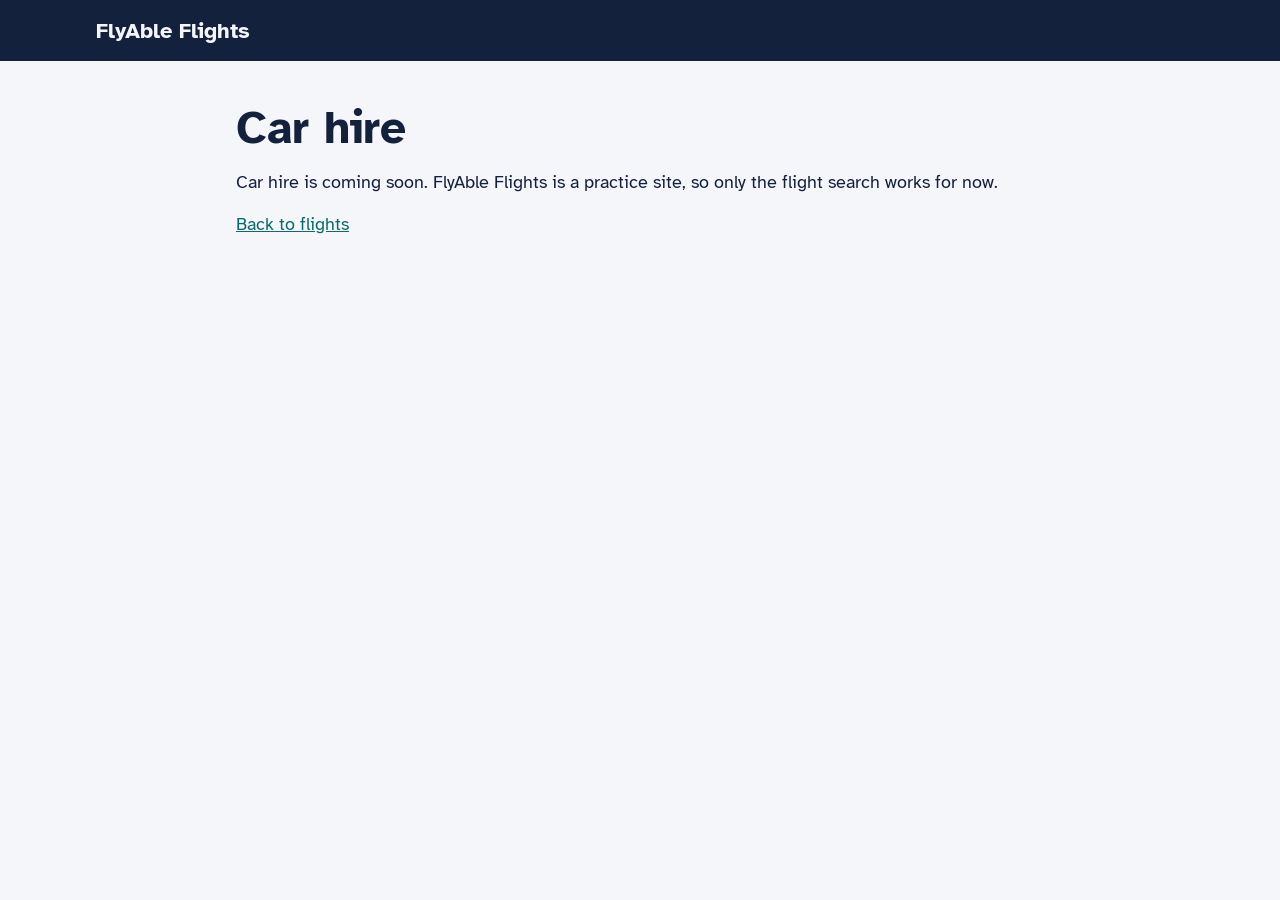
<file: car-hire.html>
<!doctype html>
<html lang="en-GB">
<head>
<meta charset="utf-8">
<meta name="viewport" content="width=device-width, initial-scale=1">
<title>Car hire – FlyAble Flights</title>
<link rel="stylesheet" href="styles.css">
<style>.simple { padding-block: 40px 60px; display: grid; gap: 14px; max-width: 70ch; }</style>
</head>
<body>
<header class="site-header"><div class="wrap"><a class="brand" href="index.html">FlyAble Flights</a></div></header>
<main id="main" class="wrap simple">
  <h1>Car hire</h1>
  <p>Car hire is coming soon. FlyAble Flights is a practice site, so only the flight search works for now.</p>
  <p><a id="back" href="index.html">Back to flights</a></p>
</main>
<script>
  // Go back to whichever version of the flights page you came from
  try { const r = document.referrer; if (/\/(custom|broken)\.html/.test(r)) document.getElementById('back').href = r.split('#')[0]; } catch (e) {}
</script>
</body>
</html>
</file>
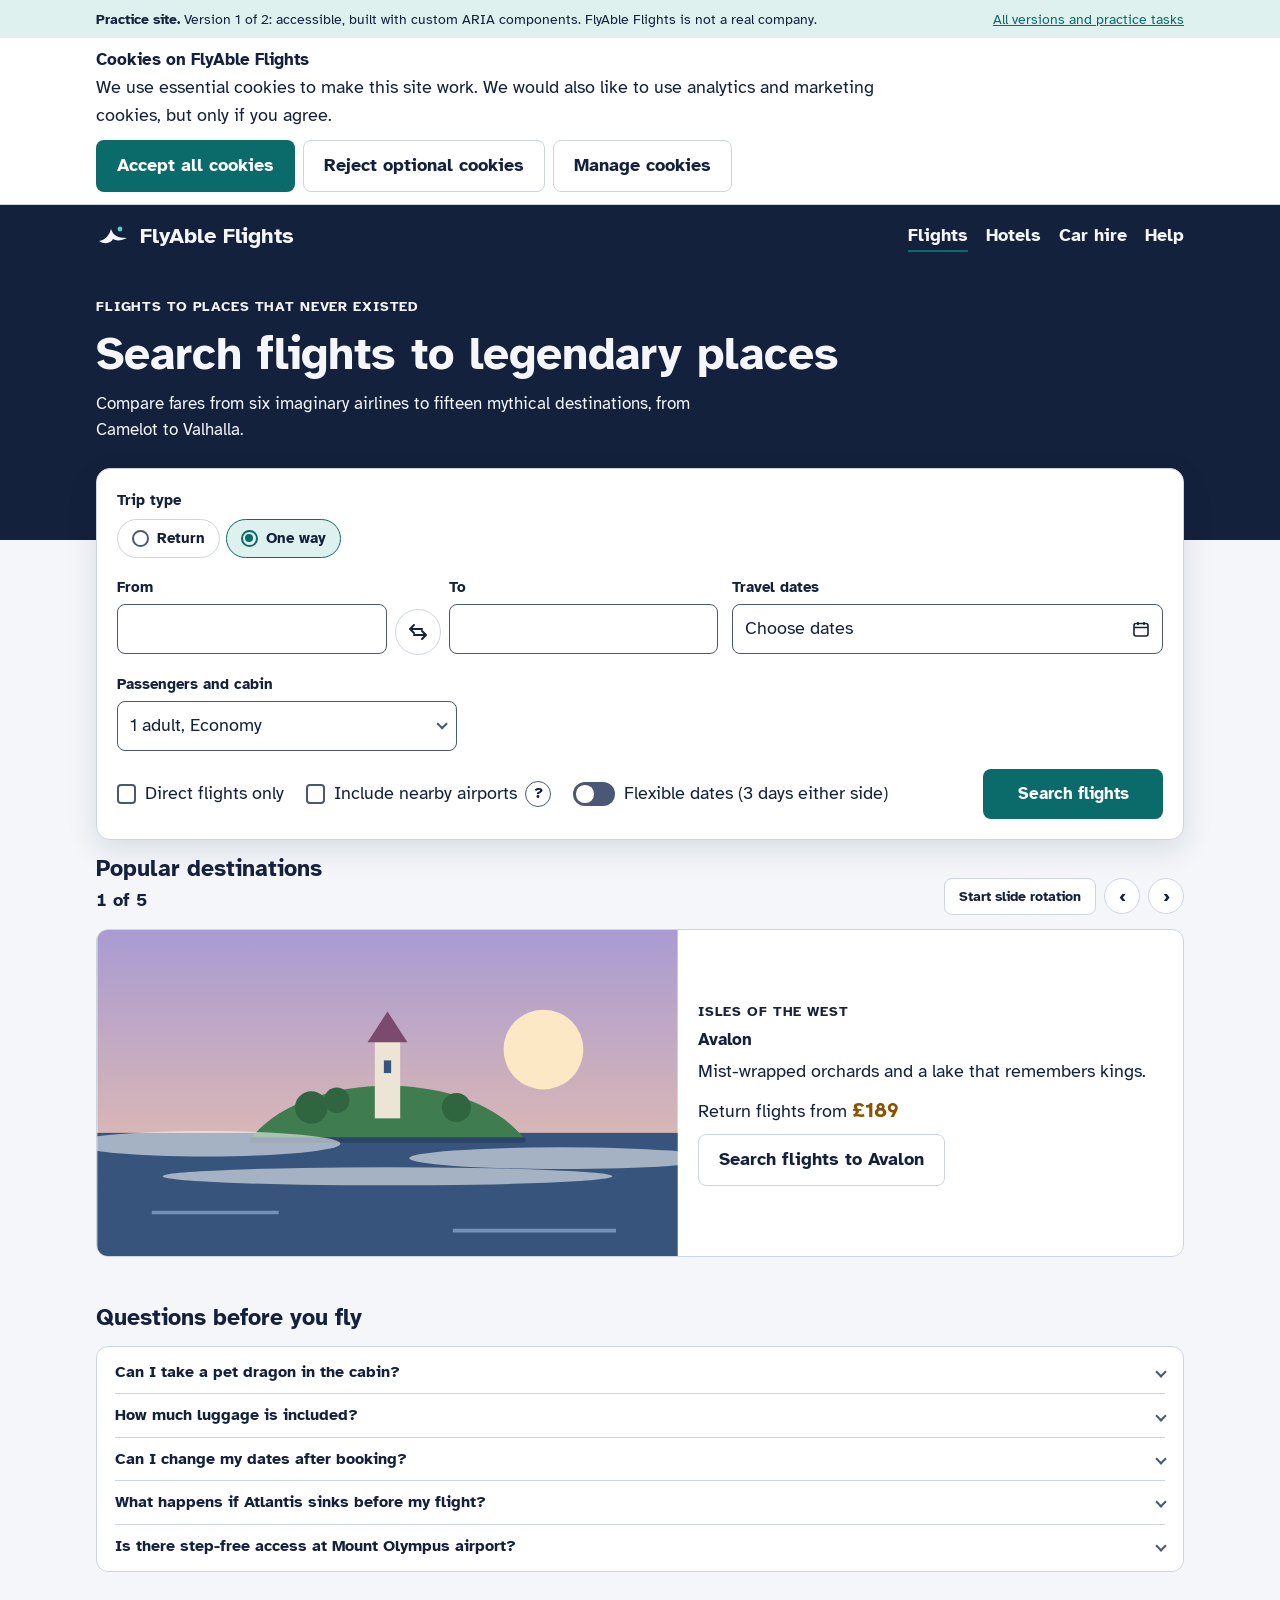
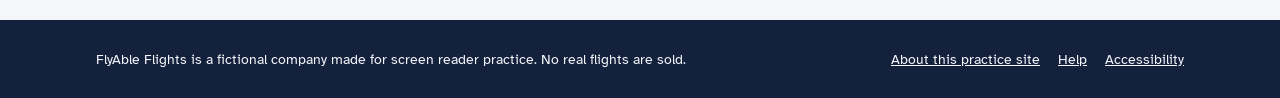
<file: custom.html>
<!doctype html>
<html lang="en-GB">
<head>
<meta charset="utf-8">
<meta name="viewport" content="width=device-width, initial-scale=1, viewport-fit=cover">
<title>Search flights – FlyAble Flights (accessible version)</title>
<link rel="stylesheet" href="styles.css">
</head>
<body>
<div id="page">
<a class="skip" href="#main">Skip to main content</a>

<div class="practice">
  <div class="wrap">
    <p><strong>Practice site.</strong> Version 1 of 2: accessible, built with custom ARIA components. FlyAble Flights is not a real company.</p>
    <a href="index.html">All versions and practice tasks</a>
  </div>
</div>

<div class="cookie inline" id="cookie" role="region" aria-labelledby="cookie-h">
  <div class="wrap">
    <div class="cookie-text" id="cookie-ask">
      <h2 class="h3" id="cookie-h">Cookies on FlyAble Flights</h2>
      <p>We use essential cookies to make this site work. We would also like to use analytics and marketing cookies, but only if you agree.</p>
    </div>
    <div class="cookie-actions" id="cookie-btns">
      <div class="btn btn-primary" role="button" tabindex="0" data-cookie="all">Accept all cookies</div>
      <div class="btn btn-secondary" role="button" tabindex="0" data-cookie="none">Reject optional cookies</div>
      <div class="btn btn-secondary" role="button" tabindex="0" id="cookie-manage" aria-haspopup="dialog">Manage cookies</div>
    </div>
    <div class="cookie-text" id="cookie-done" tabindex="-1" hidden><p id="cookie-done-text"></p></div>
    <div class="cookie-actions" id="cookie-done-btns" hidden><div class="btn btn-secondary" role="button" tabindex="0" id="cookie-change" aria-haspopup="dialog">Change cookie settings</div><div class="btn btn-secondary" role="button" tabindex="0" id="cookie-hide">Hide cookie message</div></div>
  </div>
</div>

<header class="site-header">
  <div class="wrap">
    <a class="brand" href="custom.html">
      <svg width="34" height="34" viewBox="0 0 34 34" aria-hidden="true" focusable="false"><path d="M3 22c6-1 10-5 12-12 2 6 6 9 16 9-6 3-11 3-14 1-2 4-8 6-14 2z" fill="currentColor"/><circle cx="24" cy="10" r="2.4" fill="#4fd1c5"/></svg>
      FlyAble Flights
    </a>
    <nav class="site-nav" aria-label="Main">
      <ul>
        <li><a href="custom.html" aria-current="page">Flights</a></li>
        <li><a href="hotels.html">Hotels</a></li>
        <li><a href="car-hire.html">Car hire</a></li>
        <li><a href="#faq-h">Help</a></li>
      </ul>
    </nav>
  </div>
</header>

<main id="main" tabindex="-1">
  <div class="hero">
    <div class="wrap">
      <p class="eyebrow">Flights to places that never existed</p>
      <h1>Search flights to legendary places</h1>
      <p class="lede">Compare fares from six imaginary airlines to fifteen mythical destinations, from Camelot to Valhalla.</p>
    </div>
  </div>

  <div class="wrap search-wrap">
    <section class="search-card" aria-labelledby="search-h">
      <h2 id="search-h" class="vh">Flight search</h2>

      <div class="error-summary" id="errors" tabindex="-1" hidden>
        <h3 id="errors-h">There is a problem with your search</h3>
        <ul id="errors-list"></ul>
      </div>

      <div class="row row-top">
        <div>
          <div class="legend" id="trip-label">Trip type</div>
          <div class="seg" role="radiogroup" aria-labelledby="trip-label" id="trip">
            <div class="opt" role="radio" aria-checked="false" tabindex="-1" data-value="return"><span class="dot"></span>Return</div>
            <div class="opt" role="radio" aria-checked="true" tabindex="0" data-value="oneway"><span class="dot"></span>One way</div>
          </div>
        </div>
      </div>

      <div class="row">
        <div class="route">
          <div class="field">
            <label for="from-input">From</label>
            <input id="from-input" class="control" type="text" autocomplete="off" spellcheck="false" aria-describedby="from-hint" data-hint="from-hint">
            <span class="vh" id="from-hint">Type to search places. Matching places appear in a list straight after this box.</span>
            <div class="place-results" id="from-results" hidden><ul class="listbox" aria-label="From results"></ul></div>
            <span class="field-error" id="from-err" hidden></span>
          </div>
          <div class="swap" role="button" tabindex="0" id="swap" aria-label="Swap From and To">
            <svg width="20" height="20" viewBox="0 0 20 20" aria-hidden="true" focusable="false"><path d="M6 3 2 7l4 4M2 7h12M14 17l4-4-4-4M18 13H6" fill="none" stroke="currentColor" stroke-width="2" stroke-linecap="round" stroke-linejoin="round"/></svg>
          </div>
          <div class="field">
            <label for="to-input">To</label>
            <input id="to-input" class="control" type="text" autocomplete="off" spellcheck="false" aria-describedby="to-hint" data-hint="to-hint">
            <span class="vh" id="to-hint">Type to search places. Matching places appear in a list straight after this box.</span>
            <div class="place-results" id="to-results" hidden><ul class="listbox" aria-label="To results"></ul></div>
            <span class="field-error" id="to-err" hidden></span>
          </div>
        </div>
        <div class="field" id="dates-field" style="flex: 1 1 320px;">
          <div class="label" id="dates-label">Travel dates</div>
          <button type="button" class="control btnlike cal-btn" id="dates-btn" aria-haspopup="dialog" aria-expanded="false" aria-labelledby="dates-label dates-val"><span id="dates-val"><span id="dates-show" aria-hidden="true"></span><span class="vh" id="dates-say"></span></span>
            <svg width="18" height="18" viewBox="0 0 18 18" aria-hidden="true" focusable="false"><rect x="2" y="3.5" width="14" height="12.5" rx="2" fill="none" stroke="currentColor" stroke-width="1.6"/><path d="M2 7.5h14M6 2v3M12 2v3" stroke="currentColor" stroke-width="1.6"/></svg>
          </button>
          <span class="field-error" id="dates-btn-err" hidden></span>
        </div>
      </div>

      <div class="row">
        <div class="field" style="flex: 0 1 340px;">
          <div class="label" id="pax-label">Passengers and cabin</div>
          <div class="control btnlike" role="button" tabindex="0" id="pax-btn" aria-expanded="false" aria-controls="pax-pop" aria-labelledby="pax-label pax-val"><span id="pax-val">1 adult, Economy</span></div>
          <div class="pop pax-pop" id="pax-pop" role="group" aria-labelledby="pax-label" hidden>
            <div class="counter">
              <div class="who"><span id="ad-label">Adults</span><span class="hint">16 or over</span></div>
              <div class="stepper">
                <button type="button" class="step-btn" data-for="adults" data-step="-1" aria-label="Remove an adult" aria-disabled="true">−</button>
                <span class="step-val" id="adults" data-min="1" data-max="9" data-value="1">1</span>
                <button type="button" class="step-btn" data-for="adults" data-step="1" aria-label="Add an adult">+</button>
              </div>
            </div>
            <div class="counter">
              <div class="who"><span id="ch-label">Children</span><span class="hint">2 to 15</span></div>
              <div class="stepper">
                <button type="button" class="step-btn" data-for="children" data-step="-1" aria-label="Remove a child" aria-disabled="true">−</button>
                <span class="step-val" id="children" data-min="0" data-max="8" data-value="0">0</span>
                <button type="button" class="step-btn" data-for="children" data-step="1" aria-label="Add a child">+</button>
              </div>
            </div>
            <div class="field">
              <label class="label" for="cabin">Cabin class</label>
              <select class="control" id="cabin"></select>
            </div>
            <p class="vh" role="status" id="pax-live"></p>
            <div class="btn btn-primary" role="button" tabindex="0" id="pax-done">Close passengers and cabin</div>
          </div>
        </div>
      </div>

      <div class="row" style="justify-content: space-between; align-items: center;">
        <div class="options">
          <div class="chk" role="checkbox" aria-checked="false" tabindex="0" id="opt-direct"><span class="box"></span>Direct flights only</div>
          <span class="tip-wrap" id="tip-wrap">
            <div class="chk" role="checkbox" aria-checked="false" tabindex="0" id="opt-nearby"><span class="box"></span>Include nearby airports</div>
            <div class="tip-btn" role="button" tabindex="0" id="tip-nearby-btn" aria-label="About nearby airports" aria-describedby="tip-nearby">?</div>
            <div class="tip" role="tooltip" id="tip-nearby" hidden>Adds airports within 150 miles. For example, Lyonesse when you fly to Avalon.</div>
          </span>
          <div class="chk" role="switch" aria-checked="false" tabindex="0" id="opt-flex"><span class="switch-track"></span>Flexible dates (3 days either side)</div>
        </div>
        <div class="btn btn-primary btn-search" role="button" tabindex="0" id="search-btn">Search flights</div>
      </div>
      <div id="combo-status" class="vh" role="status"></div>
      <div id="place-status" class="vh" aria-live="assertive" aria-atomic="true"></div>
      <div class="loading" id="loading" hidden><span class="spinner" aria-hidden="true"></span><span>Searching for flights…</span></div>
      <div id="search-live" class="vh" role="status"></div>
    </section>
  </div>

  <dialog class="modal picker" id="picker" aria-labelledby="picker-h">
    <div class="modal-head">
      <h2 id="picker-h">Flying from</h2>
      <button type="button" class="btn btn-secondary" id="picker-cancel">Cancel</button>
    </div>
    <div class="modal-body picker-body">
      <label for="picker-input">Search places</label>
      <input id="picker-input" class="control" type="text" autocomplete="off" spellcheck="false">
      <ul class="picker-list" id="picker-list" aria-label="Places"></ul>
      <p class="vh" role="status" id="picker-live"></p>
    </div>
  </dialog>

  <dialog class="modal cal-dialog" id="cal" aria-labelledby="cal-step">
    <div class="modal-head">
      <h2 id="cal-step">Choose your departure date</h2>
      <button type="button" class="btn btn-secondary" id="cal-cancel">Cancel</button>
    </div>
    <div class="modal-body cal-plain">
      <div class="cal-jumps">
        <button type="button" class="btn btn-secondary cal-month-btn" id="cal-prev">Previous month</button>
        <button type="button" class="btn btn-secondary cal-month-btn" id="cal-next">Next month</button>
        <button type="button" class="btn btn-secondary cal-cheap-btn" id="cal-cheap"></button>
      </div>
      <div class="cal-months" id="cal-months"></div>
      <div class="cal-legend" aria-hidden="true"><span class="lg low">Low price</span><span class="lg high">High price</span></div>
      <p><button type="button" class="btn btn-secondary" id="cal-redep" hidden>Change departure date</button></p>
      <p class="vh" role="status" id="cal-live"></p>
    </div>
  </dialog>
  </div>

  <section class="results wrap" id="results" aria-labelledby="results-h" hidden>
    <div class="results-head">
      <div>
        <h2 id="results-h" tabindex="-1">Flights</h2>
        <p class="hint" id="results-meta"></p>
      </div>
      <div id="status" class="status" role="status"></div>
      <div id="save-status" class="vh" role="status"></div>
    </div>

    <div class="layout">
      <aside class="filters" aria-labelledby="filters-h">
        <h2 id="filters-h">Filter results</h2>
        <div class="facet">
          <h3><div class="acc-btn" role="button" tabindex="0" id="f-stops-btn" aria-expanded="true" aria-controls="f-stops">Stops</div></h3>
          <div class="facet-body" id="f-stops" role="region" aria-labelledby="f-stops-btn">
            <div role="group" aria-labelledby="f-stops-btn" class="stack">
              <div class="chk" role="checkbox" aria-checked="true" tabindex="0" data-stops="0"><span class="box"></span>Direct</div>
              <div class="chk" role="checkbox" aria-checked="true" tabindex="0" data-stops="1"><span class="box"></span>1 stop</div>
              <div class="chk" role="checkbox" aria-checked="true" tabindex="0" data-stops="2"><span class="box"></span>2 or more stops</div>
            </div>
          </div>
        </div>
        <div class="facet">
          <h3><div class="acc-btn" role="button" tabindex="0" id="f-air-btn" aria-expanded="true" aria-controls="f-air">Airlines</div></h3>
          <div class="facet-body" id="f-air" role="region" aria-labelledby="f-air-btn">
            <div role="group" aria-labelledby="f-air-btn" class="stack" id="airline-filters"></div>
          </div>
        </div>
        <div class="facet">
          <h3><div class="acc-btn" role="button" tabindex="0" id="f-time-btn" aria-expanded="false" aria-controls="f-time">Departure time</div></h3>
          <div class="facet-body range-row" id="f-time" role="region" aria-labelledby="f-time-btn" hidden>
            <div id="before-label">Departs before</div>
            <div class="slider" id="slider">
              <div class="slider-track"></div>
              <div class="slider-fill" id="slider-fill" style="width: 100%;"></div>
              <div class="slider-thumb" role="slider" tabindex="0" id="before" aria-labelledby="before-label" aria-valuemin="7" aria-valuemax="24" aria-valuenow="24" aria-valuetext="Any time" style="left: 100%;"></div>
            </div>
            <div class="value-out" id="before-out" aria-hidden="true">Any time</div>
          </div>
        </div>
        <div class="facet facet-body" style="padding-top: 14px;">
          <div class="btn btn-secondary" role="button" tabindex="0" id="reset">Reset filters</div>
        </div>
      </aside>

      <div>
        <div class="sort" role="tablist" aria-label="Sort results">
          <div class="tab" role="tab" id="tab-best" data-value="best" aria-selected="true" aria-controls="panel" tabindex="0"><span class="t">Best</span><span class="s" id="sub-best"></span></div>
          <div class="tab" role="tab" id="tab-cheapest" data-value="cheapest" aria-selected="false" aria-controls="panel" tabindex="-1"><span class="t">Cheapest</span><span class="s" id="sub-cheapest"></span></div>
          <div class="tab" role="tab" id="tab-fastest" data-value="fastest" aria-selected="false" aria-controls="panel" tabindex="-1"><span class="t">Fastest</span><span class="s" id="sub-fastest"></span></div>
        </div>
        <div role="tabpanel" id="panel" aria-labelledby="tab-best" tabindex="0">
          <h2 class="list-h" id="list-h">Search results</h2>
          <ul class="flist" id="list"></ul>
          <div class="empty" id="empty" hidden>
            <h3>No flights match your filters</h3>
            <p>Try allowing more stops, more airlines or a later departure time.</p>
            <p><span class="btn btn-secondary" role="button" tabindex="0" id="reset2">Reset filters</span></p>
          </div>
        </div>
      </div>
    </div>
  </section>

  <section class="dest wrap" aria-labelledby="dest-h" id="dest">
    <div class="dest-head">
      <div>
        <h2 id="dest-h">Popular destinations</h2>
        <p class="dest-count" id="dest-count" aria-hidden="true"></p>
      </div>
      <div class="dest-controls">
        <div class="btn btn-secondary" role="button" tabindex="0" id="dest-rotate">Start slide rotation</div>
        <div class="cal-nav" role="button" tabindex="0" id="dest-prev" aria-controls="dest-slides" aria-label="Previous slide">‹</div>
        <div class="cal-nav" role="button" tabindex="0" id="dest-next" aria-controls="dest-slides" aria-label="Next slide">›</div>
      </div>
    </div>
    <div class="dest-stack" id="dest-slides" aria-live="off" aria-atomic="false"></div>
  </section>

  <section class="faq wrap" aria-labelledby="faq-h">
    <h2 id="faq-h">Questions before you fly</h2>
    <div class="faq-list">
      <div class="faq-item"><h3><div class="acc-btn" role="button" tabindex="0" id="q1" aria-expanded="false" aria-controls="a1">Can I take a pet dragon in the cabin?</div></h3><div class="faq-body" id="a1" role="region" aria-labelledby="q1" hidden><p>Dragons under 8 kg can travel in the cabin in a fireproof carrier. Larger dragons travel in the hold, which is heated to their liking.</p></div></div>
      <div class="faq-item"><h3><div class="acc-btn" role="button" tabindex="0" id="q2" aria-expanded="false" aria-controls="a2">How much luggage is included?</div></h3><div class="faq-body" id="a2" role="region" aria-labelledby="q2" hidden><p>Every fare includes one cabin bag up to 10 kg. You can add a 23 kg checked bag when you book, for £35 each way.</p></div></div>
      <div class="faq-item"><h3><div class="acc-btn" role="button" tabindex="0" id="q3" aria-expanded="false" aria-controls="a3">Can I change my dates after booking?</div></h3><div class="faq-body" id="a3" role="region" aria-labelledby="q3" hidden><p>Yes. Changes cost £25 per passenger, plus any difference in fare. Changes close 3 hours before departure.</p></div></div>
      <div class="faq-item"><h3><div class="acc-btn" role="button" tabindex="0" id="q4" aria-expanded="false" aria-controls="a4">What happens if Atlantis sinks before my flight?</div></h3><div class="faq-body" id="a4" role="region" aria-labelledby="q4" hidden><p>We rebook you to Lemuria or Hy-Brasil at no extra cost, or give you a full refund.</p></div></div>
      <div class="faq-item"><h3><div class="acc-btn" role="button" tabindex="0" id="q5" aria-expanded="false" aria-controls="a5">Is there step-free access at Mount Olympus airport?</div></h3><div class="faq-body" id="a5" role="region" aria-labelledby="q5" hidden><p>Yes. Every FlyAble Flights gate has step-free boarding. You can book assistance up to 48 hours before you fly, including help for guide dog owners.</p></div></div>
    </div>
  </section>
</main>

<footer class="site-footer">
  <div class="wrap">
    <p>FlyAble Flights is a fictional company made for screen reader practice. No real flights are sold.</p>
    <nav aria-label="Footer">
      <ul class="foot-links">
        <li><a href="index.html">About this practice site</a></li>
        <li><a href="#faq-h">Help</a></li>
        <li><a href="accessibility.html">Accessibility</a></li>
      </ul>
    </nav>
  </div>
</footer>
</div>

<div class="backdrop" id="book-backdrop" hidden>
  <div class="modal" id="book" role="dialog" aria-modal="true" aria-labelledby="book-h">
    <div class="modal-head">
      <h2 id="book-h" tabindex="-1">Book your flight</h2>
      <div class="icon-btn" role="button" tabindex="0" id="book-close" aria-label="Close"><span aria-hidden="true">×</span></div>
    </div>
    <div class="modal-body" id="book-body">
      <div class="trip-sum" id="trip-sum"></div>
      <div class="field">
        <label for="pname">Full name, as on your passport</label>
        <input type="text" id="pname" class="control" autocomplete="name">
        <span class="field-error" id="pname-err" hidden></span>
      </div>
      <div class="field">
        <label for="pemail">Email address</label>
        <input type="text" inputmode="email" id="pemail" class="control" autocomplete="email" aria-describedby="pemail-hint">
        <span class="hint" id="pemail-hint">We send your e-ticket here.</span>
        <span class="field-error" id="pemail-err" hidden></span>
      </div>
      <div>
        <div class="legend" id="seat-label">Seat preference</div>
        <div class="stack" role="radiogroup" aria-labelledby="seat-label" id="seat">
          <div class="chk" role="radio" aria-checked="true" tabindex="0" data-value="window"><span class="dot"></span>Window</div>
          <div class="chk" role="radio" aria-checked="false" tabindex="-1" data-value="aisle"><span class="dot"></span>Aisle</div>
          <div class="chk" role="radio" aria-checked="false" tabindex="-1" data-value="none"><span class="dot"></span>No preference</div>
        </div>
      </div>
      <div>
        <div class="legend" id="extras-label">Extras, per passenger</div>
        <div class="stack" role="group" aria-labelledby="extras-label" id="extras"></div>
      </div>
      <div class="total" role="status" aria-atomic="true">
        <span>Total for <span id="pax-count">1 passenger</span></span>
        <span id="total" class="price"></span>
      </div>
      <div>
        <div class="chk" role="checkbox" aria-checked="false" tabindex="0" id="terms"><span class="box"></span>I accept the fare rules and the FlyAble Flights terms</div>
        <span class="field-error" id="terms-err" hidden></span>
      </div>
      <div class="row" style="justify-content: flex-end;">
        <div class="btn btn-secondary" role="button" tabindex="0" id="book-cancel">Cancel</div>
        <div class="btn btn-primary" role="button" tabindex="0" id="book-confirm">Confirm booking</div>
      </div>
    </div>
    <div class="confirm" id="confirm" hidden>
      <h2 id="confirm-h" tabindex="-1">Booking confirmed</h2>
      <p>Your booking reference is</p>
      <p class="ref" id="ref"></p>
      <p id="confirm-text"></p>
      <p><span class="btn btn-primary" role="button" tabindex="0" id="confirm-done">Close booking confirmation</span></p>
    </div>
  </div>
</div>

<div class="backdrop" id="cookie-backdrop" hidden>
  <div class="modal" id="cookie-dlg" role="dialog" aria-modal="true" aria-labelledby="cookie-dlg-h" aria-describedby="cookie-dlg-intro">
    <div class="modal-head">
      <h2 id="cookie-dlg-h" tabindex="-1">Cookie preferences</h2>
      <div class="icon-btn" role="button" tabindex="0" id="cookie-dlg-close" aria-label="Close"><span aria-hidden="true">×</span></div>
    </div>
    <div class="modal-body">
      <p id="cookie-dlg-intro">Choose which cookies FlyAble Flights can use. You can change this at any time.</p>
      <div class="prefs">
        <div class="pref">
          <span class="label" id="ck-essential-l">Essential cookies</span>
          <div class="chk" role="switch" aria-checked="true" aria-disabled="true" tabindex="0" id="ck-essential" aria-labelledby="ck-essential-l" aria-describedby="ck-essential-hint"><span class="switch-track"></span></div>
          <span class="hint" id="ck-essential-hint">Needed for search and booking to work. These are always on.</span>
        </div>
        <div class="pref">
          <span class="label" id="ck-analytics-l">Analytics cookies</span>
          <div class="chk" role="switch" aria-checked="false" tabindex="0" id="ck-analytics" aria-labelledby="ck-analytics-l" aria-describedby="ck-analytics-hint"><span class="switch-track"></span></div>
          <span class="hint" id="ck-analytics-hint">Help us count visits and see which pages people use.</span>
        </div>
        <div class="pref">
          <span class="label" id="ck-marketing-l">Marketing cookies</span>
          <div class="chk" role="switch" aria-checked="false" tabindex="0" id="ck-marketing" aria-labelledby="ck-marketing-l" aria-describedby="ck-marketing-hint"><span class="switch-track"></span></div>
          <span class="hint" id="ck-marketing-hint">Show you FlyAble Flights offers on other websites.</span>
        </div>
        <div class="pref">
          <span class="label" id="ck-personal-l">Personalised destinations</span>
          <div class="chk" role="switch" aria-checked="false" tabindex="0" id="ck-personal" aria-labelledby="ck-personal-l" aria-describedby="ck-personal-hint"><span class="switch-track"></span></div>
          <span class="hint" id="ck-personal-hint">Remember the places you search for, so we can suggest similar ones.</span>
        </div>
      </div>
      <div class="row" style="justify-content: flex-end;">
        <div class="btn btn-secondary" role="button" tabindex="0" id="cookie-dlg-cancel">Cancel</div>
        <div class="btn btn-primary" role="button" tabindex="0" id="cookie-save">Save preferences</div>
      </div>
    </div>
  </div>
</div>

<script src="data.js"></script>
<script>
(function () {
  const W = WYV;
  const $ = (s, r) => (r || document).querySelector(s);
  const $$ = (s, r) => Array.from((r || document).querySelectorAll(s));
  const visible = el => !!(el.offsetWidth || el.offsetHeight || el.getClientRects().length);

  const state = {
    trip: 'oneway', flights: [], sort: 'best', search: null, cabin: 'economy', seat: 'window', saved: new Set(),
    filters: { stops: new Set(['0', '1', '2']), airlines: new Set(W.airlines.map(a => a.code)), before: 24 }
  };

  /* ---------- Generic behaviours ---------- */
  function activate(el, fn) {
    el.addEventListener('click', fn);
    el.addEventListener('keydown', e => { if (e.key === 'Enter' || e.key === ' ') { e.preventDefault(); fn(e); } });
  }
  function makeCheckbox(el, onChange, keys) {
    keys = keys || [' '];
    const toggle = () => {
      const v = el.getAttribute('aria-checked') !== 'true';
      el.setAttribute('aria-checked', String(v));
      if (onChange) onChange(v);
    };
    el.addEventListener('click', toggle);
    el.addEventListener('keydown', e => { if (keys.includes(e.key)) { e.preventDefault(); toggle(); } });
  }
  function makeRadioGroup(group, onChange) {
    const radios = $$('[role="radio"]', group);
    function select(r) {
      radios.forEach(x => { const on = x === r; x.setAttribute('aria-checked', String(on)); x.tabIndex = on ? 0 : -1; });
      r.focus();
      if (onChange) onChange(r.dataset.value);
    }
    radios.forEach((r, i) => {
      r.addEventListener('click', () => select(r));
      r.addEventListener('keydown', e => {
        let n = null;
        if (e.key === 'ArrowRight' || e.key === 'ArrowDown') n = radios[(i + 1) % radios.length];
        else if (e.key === 'ArrowLeft' || e.key === 'ArrowUp') n = radios[(i - 1 + radios.length) % radios.length];
        else if (e.key === ' ') { e.preventDefault(); select(r); return; }
        if (n) { e.preventDefault(); select(n); }
      });
    });
    return { reset() { radios.forEach((x, i) => { x.setAttribute('aria-checked', String(i === 0)); x.tabIndex = i === 0 ? 0 : -1; }); } };
  }
  function makeAccordion(btn) {
    const panel = document.getElementById(btn.getAttribute('aria-controls'));
    activate(btn, () => {
      const open = btn.getAttribute('aria-expanded') !== 'true';
      btn.setAttribute('aria-expanded', String(open));
      panel.hidden = !open;
    });
  }
  function trapTab(container, e) {
    const items = $$('input, button:not([disabled]), [tabindex]:not([tabindex="-1"])', container).filter(visible);
    if (!items.length) return;
    const first = items[0], last = items[items.length - 1];
    if (e.shiftKey && document.activeElement === first) { e.preventDefault(); last.focus(); }
    else if (!e.shiftKey && document.activeElement === last) { e.preventDefault(); first.focus(); }
  }
  let statusTimer = null;
  function announce(el, msg, delay) {
    clearTimeout(statusTimer);
    el.textContent = '';
    statusTimer = setTimeout(() => {
      el.textContent = msg;
      // Hidden messages near the search form are cleared after a few seconds,
      // so they aren't found again later when reading down the page
      if (el.id === 'combo-status') setTimeout(() => { if (el.textContent === msg) el.textContent = ''; }, 5000);
    }, Math.max(delay || 0, 50));
  }

  /* ---------- Trip type ---------- */
  makeRadioGroup($('#trip'), v => { state.trip = v; if (typeof showDates === 'function') showDates(); });

  /* ---------- From / To: type to search, results are plain buttons ----------
     No combobox role and no aria-activedescendant: the text box is a text box,
     the results are a list of real buttons straight after it, and a status
     message says how many there are. This holds up in VoiceOver on Mac and iPhone. */
  const comboStatus = $('#combo-status');
  function setAirport(input, code) {
    if (USE_PICKER) return setPickerValue(input, code);
    const a = W.airport(code);
    input.value = a ? a.name + ' (' + a.code + ')' : '';
    input.dataset.code = a ? a.code : '';
  }
  function matches(q) {
    q = (q || '').trim().toLowerCase();
    if (!q) return W.airports.slice();
    return W.airports.filter(a =>
      a.name.toLowerCase().split(/[\s-]+/).some(w => w.startsWith(q)) ||
      a.name.toLowerCase().startsWith(q) || a.code.toLowerCase().startsWith(q));
  }
  // Results count: assertive and quick, so you know straight away that the list changed.
  const placeStatus = $('#place-status');
  let keyboardHints = false;  // set on computers, where the Down arrow instructions apply
  let placeTimer;
  function sayPlace(msg) {
    clearTimeout(placeTimer);
    placeStatus.textContent = '';
    placeTimer = setTimeout(() => {
      placeStatus.textContent = msg;
      placeTimer = setTimeout(() => { placeStatus.textContent = ''; }, 5000);
    }, 200);
  }
  function makePlace(input) {
    const box = $('#' + input.id.replace('-input', '-results'));
    const ul = $('ul', box);
    const field = input.closest('.field');
    const label = input.id.startsWith('from') ? 'From' : 'To';
    let found = [];
    function hide() { box.hidden = true; }
    function show(q, speak) {
      found = matches(q);
      ul.innerHTML = '';
      found.forEach(a => {
        const li = document.createElement('li');
        const b = document.createElement('button');
        b.type = 'button'; b.className = 'optrow'; b.dataset.code = a.code;
        b.innerHTML = '<span>' + a.name + '</span><span class="code">' + a.code + '</span>';
        b.setAttribute('aria-label', a.name + ' (' + a.code + ')');
        li.appendChild(b); ul.appendChild(li);
      });
      box.hidden = !found.length;
      if (speak) sayPlace(found.length
        ? found.length + (found.length === 1 ? ' result' : ' results') + '. First: ' + found[0].name + '.' + (keyboardHints ? ' Press Down arrow to choose.' : '')
        : 'No places match.');
    }
    function pick(code) {
      setAirport(input, code);
      hide();
      clearFieldError(input);
      input.focus();
      announce(comboStatus, label + ': ' + W.airport(code).name + ' selected.', 150);
    }
    function settle() {
      hide();
      if (!input.dataset.code) { const a = W.airportByName(input.value); if (a) setAirport(input, a.code); }
    }
    function buttons() { return $$('button', ul); }
    // When a place is already chosen, the first letter you type (or Backspace)
    // clears it, so you start a fresh search instead of adding to "Camelot (CML)".
    input.addEventListener('beforeinput', e => {
      if (!input.dataset.code) return;
      if (e.inputType === 'insertText' && e.data) {
        // Put the letter in ourselves: Safari drops it if we only empty the box.
        e.preventDefault();
        input.value = e.data;
        input.setSelectionRange(input.value.length, input.value.length);
        onTyped();
      } else if (e.inputType.startsWith('insert')) { input.value = ''; }
      else if (e.inputType.startsWith('delete')) { e.preventDefault(); input.value = ''; input.dataset.code = ''; hide(); sayPlace('Cleared. Type to search places.'); }
    });
    function onTyped() {
      input.dataset.code = '';
      if (input.value.trim()) show(input.value, true);
      else { hide(); clearTimeout(placeTimer); placeStatus.textContent = ''; }
    }
    input.addEventListener('input', onTyped);
    input.addEventListener('keydown', e => {
      if (e.key === 'ArrowDown') {
        e.preventDefault();
        if (box.hidden) show(input.dataset.code ? '' : input.value, false);
        const b = buttons()[0]; if (b) b.focus();
      } else if (e.key === 'Escape') {
        if (!box.hidden) { e.preventDefault(); hide(); }
      } else if (e.key === 'Enter' && !box.hidden && found.length === 1) {
        e.preventDefault(); pick(found[0].code);
      }
    });
    ul.addEventListener('click', e => { const b = e.target.closest('button'); if (b) pick(b.dataset.code); });
    ul.addEventListener('keydown', e => {
      const list = buttons(), i = list.indexOf(document.activeElement);
      if (e.key === 'ArrowDown') { e.preventDefault(); if (list[i + 1]) list[i + 1].focus(); }
      else if (e.key === 'ArrowUp') { e.preventDefault(); if (i > 0) list[i - 1].focus(); else input.focus(); }
      else if (e.key === 'Escape') { e.preventDefault(); hide(); input.focus(); }
    });
    // Close when focus or a click goes outside this field (not on blur: VoiceOver
    // moving into the results takes focus off the box, and that must not close them).
    document.addEventListener('focusin', e => { if (!box.hidden && !field.contains(e.target)) settle(); });
    document.addEventListener('mousedown', e => { if (!box.hidden && !field.contains(e.target)) settle(); });
    input.addEventListener('change', () => { if (box.hidden) settle(); });
  }
  let fromIn = $('#from-input'), toIn = $('#to-input');
  /* From and To: a button that opens a full-screen search, the pattern travel sites use on phones.
     The search box is at the top, and the list of places is straight under it and already showing,
     so you can swipe right into it, explore just below the box, or type to narrow it down.
     The home-made inline list above (makePlace) is kept for the inaccessible version. */
  // Phones and tablets only (iPhone, iPad, Android). Windows and Mac computers, touch screen or not,
  // keep the inline list.
  // For testing, add ?places=search or ?places=list to the address to force one or the other.
  const placesParam = new URLSearchParams(location.search).get('places');
  const mobileOS = /iPhone|iPad|iPod|Android/i.test(navigator.userAgent) || (navigator.platform === 'MacIntel' && navigator.maxTouchPoints > 1);
  const USE_PICKER = placesParam ? placesParam === 'search' : mobileOS;
  const picker = $('#picker'), pickInput = $('#picker-input'), pickList = $('#picker-list'), pickLive = $('#picker-live');
  let pickFor = null, pickTimer = null;
  function pickerButton(input) {
    const side = input.id.startsWith('from') ? 'from' : 'to';
    const b = document.createElement('button');
    b.type = 'button'; b.id = input.id; b.className = 'control btnlike place-btn';
    b.setAttribute('aria-haspopup', 'dialog');
    b.dataset.side = side; b.dataset.code = '';
    b.innerHTML = '<span class="place-val"></span>';
    ['-hint', '-results'].forEach(x => { const el = $('#' + side + x); if (el) el.remove(); });
    input.replaceWith(b);
    b.addEventListener('click', () => openPicker(b));
    return b;
  }
  function setPickerValue(btn, code) {
    const a = W.airport(code), side = btn.dataset.side;
    btn.dataset.code = a ? a.code : '';
    $('.place-val', btn).textContent = a ? a.name + ' (' + a.code + ')' : 'Choose a place';
    btn.setAttribute('aria-label', (side === 'from' ? 'From' : 'To') + ', ' + (a ? a.name + ' (' + a.code + ')' : 'not chosen'));
  }
  function fillPicker(q) {
    const found = matches(q);
    pickList.innerHTML = found.map(a => '<li><button type="button" class="optrow" data-code="' + a.code + '"><span>' + a.name + '</span><span class="code">' + a.code + '</span></button></li>').join('') ||
      '<li class="picker-none">No places found</li>';
    return found.length;
  }
  function openPicker(btn) {
    pickFor = btn;
    $('#picker-h').textContent = btn.dataset.side === 'from' ? 'Flying from' : 'Flying to';
    pickInput.value = '';
    fillPicker('');
    pickLive.textContent = '';
    picker.showModal();
    pickInput.focus();
  }
  pickInput.addEventListener('input', () => {
    const n = fillPicker(pickInput.value);
    clearTimeout(pickTimer); pickLive.textContent = '';
    pickTimer = setTimeout(() => { pickLive.textContent = n ? n + (n === 1 ? ' place' : ' places') + ' found.' : 'No places found.'; }, 150);
  });
  pickList.addEventListener('click', e => {
    const b = e.target.closest('button[data-code]'); if (!b) return;
    setPickerValue(pickFor, b.dataset.code);
    clearFieldError(pickFor);
    picker.close();
  });
  $('#picker-cancel').addEventListener('click', () => picker.close());
  picker.addEventListener('close', () => { const b = pickFor; setTimeout(() => b && b.focus(), 100); });
  if (USE_PICKER) { fromIn = pickerButton(fromIn); toIn = pickerButton(toIn); }
  else {
    // On a computer, keep the inline list and its Down arrow instructions, as before
    keyboardHints = true;
    ['from', 'to'].forEach(x => { const h = $('#' + x + '-hint'); if (h) h.textContent = 'Type to search places, then press Down arrow to reach the results.'; });
    makePlace(fromIn); makePlace(toIn);
  }
  // From and To start empty, so there's nothing to delete before typing
  setAirport(fromIn, ''); setAirport(toIn, '');
  // Safari can refill typed text when a page is reloaded or reopened: clear anything that isn't a chosen place
  window.addEventListener('pageshow', () => {
    [fromIn, toIn].forEach(el => { if (!USE_PICKER && !el.dataset.code && el.value) el.value = ''; });
  });
  activate($('#swap'), () => {
    const a = fromIn.dataset.code, b = toIn.dataset.code;
    setAirport(fromIn, b); setAirport(toIn, a);
    const nm = c => { const a = W.airport(c); return a ? a.name : 'empty'; };
    announce(comboStatus, 'Swapped. From ' + nm(fromIn.dataset.code) + ', to ' + nm(toIn.dataset.code) + '.');
  });

  /* ---------- Travel dates: a plain calendar ----------
     Built only from standard parts every screen reader already knows:
     the browser's own <dialog>, an ordinary table, and a real <button> for each day you can choose.
     No grid role, no application region, no custom keys, no device checks. */
  const datesBtn = $('#dates-btn');
  const t0 = W.today();
  const dates = { dep: null, ret: null };
  const thisYear = t0.getFullYear();
  function spoken(isoStr) {
    const d = W.parseISO(isoStr);
    return W.fmtLong(isoStr).replace(d.getFullYear() === thisYear ? ' ' + thisYear : '\u0000', '');
  }
  function nights(a, b) { return Math.round((W.parseISO(b) - W.parseISO(a)) / 864e5); }
  function showDates() {
    const oneway = state.trip === 'oneway';
    if (!dates.dep) { $('#dates-show').textContent = 'Choose dates'; $('#dates-say').textContent = 'not chosen'; return; }
    if (oneway) { $('#dates-show').textContent = W.fmtShort(dates.dep) + ', one way'; $('#dates-say').textContent = 'Leaving ' + spoken(dates.dep) + ', one way'; return; }
    if (!dates.ret) { $('#dates-show').textContent = W.fmtShort(dates.dep) + ' to …'; $('#dates-say').textContent = 'Leaving ' + spoken(dates.dep) + ', return date not chosen'; return; }
    const n = nights(dates.dep, dates.ret);
    $('#dates-show').textContent = W.fmtShort(dates.dep) + ' to ' + W.fmtShort(dates.ret);
    $('#dates-say').textContent = 'Leaving ' + spoken(dates.dep) + ', returning ' + spoken(dates.ret) + ', ' + n + (n === 1 ? ' night' : ' nights');
  }
  showDates();

  const cal = $('#cal'), calBody = $('#cal-months'), calStep = $('#cal-step'), calLive = $('#cal-live');
  const calTarget = datesBtn;
  let view = null, step = 'depart';
  const mk = d => d.getFullYear() * 12 + d.getMonth();
  const todayIso = () => W.iso(W.today());
  function route() { return [fromIn.dataset.code || 'CML', toIn.dataset.code || 'ATS']; }
  function say(msg) { calLive.textContent = ''; setTimeout(() => { calLive.textContent = msg; }, 100); }

  function setStep(s) {
    step = s;
    calStep.textContent = s === 'depart' ? 'Choose your departure date' : 'Now choose your return date';
    $('#cal-redep').hidden = s !== 'return';
  }
  // The two months on show: the one in view and the one after it
  function shown() { return [view, new Date(view.getFullYear(), view.getMonth() + 1, 1)]; }
  function bothMonths() {
    const [a, b] = shown();
    return a.getFullYear() === b.getFullYear()
      ? H_MONTHS[a.getMonth()] + ' and ' + W.fmtMonth(b)
      : W.fmtMonth(a) + ' and ' + W.fmtMonth(b);
  }
  function cheapest() {
    const [f, t] = route(), from = step === 'return' ? dates.dep : todayIso();
    let best = null;
    shown().forEach(mo => {
      const y = mo.getFullYear(), m = mo.getMonth(), days = new Date(y, m + 1, 0).getDate();
      for (let d = 1; d <= days; d++) {
        const iso = W.iso(new Date(y, m, d));
        if (iso < from || (step === 'return' && iso === from)) continue;
        const pr = W.dayPrice(f, t, iso).price;
        if (!best || pr < best.price) best = { iso, price: pr };
      }
    });
    return best;
  }
  // Cheapest day or days in one month (from today, or from the departure date when choosing the return)
  function monthCheapest(mo) {
    const [f, t] = route(), from = step === 'return' ? dates.dep : todayIso();
    const y = mo.getFullYear(), m = mo.getMonth(), days = new Date(y, m + 1, 0).getDate();
    let price = null, list = [];
    for (let d = 1; d <= days; d++) {
      const iso = W.iso(new Date(y, m, d));
      if (iso < from || (step === 'return' && iso === from)) continue;
      const pr = W.dayPrice(f, t, iso).price;
      if (price === null || pr < price) { price = pr; list = [iso]; }
      else if (pr === price) list.push(iso);
    }
    return price === null ? null : { price, list };
  }
  // The line under each month heading: "Cheapest, £81:" then a button for each cheapest day
  function cheapLine(mo) {
    const c = monthCheapest(mo);
    if (!c) return step === 'return' ? 'No return dates this month.' : 'No dates available this month.';
    return 'Cheapest ' + (c.list.length > 1 ? 'days' : 'day') + ', ' + W.money(c.price) + ': ' +
      c.list.map(iso => '<button type="button" class="linkish cal-go" data-go="' + iso + '">' + spoken(iso) + '</button>').join(' ');
  }
  function setCheapBtn() {
    const best = cheapest(), cb = $('#cal-cheap');
    cb.hidden = !best;
    if (best) cb.textContent = 'Cheapest day: ' + W.fmtShort(best.iso) + ', ' + W.money(best.price);
  }
  // What a day says and how it looks, for the current step
  function dayInfo(iso) {
    const [f, t] = route(), p = W.dayPrice(f, t, iso);
    const what = step === 'depart' ? 'select as departure date' : iso < dates.dep ? 'select as new departure date' : 'select as return date';
    let mark = '';
    if (iso === dates.dep) mark = ', your departure date';
    if (iso === dates.ret && step === 'depart') mark += ', your return date';
    const cls = 'day ' + p.band + (iso === dates.dep || (iso === dates.ret && step === 'depart') ? ' sel' : '') +
      (step === 'depart' && dates.dep && dates.ret && iso > dates.dep && iso < dates.ret ? ' in-range' : '');
    return { price: p.price, cls, text: spoken(iso) + ', ' + p.band + ' price, ' + W.money(p.price) + mark + ', ' + what };
  }
  // Update the existing day buttons in place, so focus and the VoiceOver cursor stay where they are
  function refreshDays() {
    $$('button[data-date]', calBody).forEach(b => { const i = dayInfo(b.dataset.date); b.className = i.cls; $('.vh', b).textContent = i.text; });
    const mos = shown();
    $$('.cal-month-cheap', calBody).forEach(p => { p.innerHTML = cheapLine(mos[+p.dataset.month]); });
    setCheapBtn();
  }
  // Draw two months, each with its own heading and table. Days you can choose are buttons; past days are plain text.
  // The headings let screen reader users jump between months (H key in JAWS, the rotor in VoiceOver).
  // The day-name row and the blank cells before the 1st and after the last day are hidden from screen readers:
  // each day button already says its weekday, so they only add noise.
  const DAY_HEAD = '<thead aria-hidden="true"><tr><th scope="col" abbr="Monday">Mo</th><th scope="col" abbr="Tuesday">Tu</th><th scope="col" abbr="Wednesday">We</th><th scope="col" abbr="Thursday">Th</th><th scope="col" abbr="Friday">Fr</th><th scope="col" abbr="Saturday">Sa</th><th scope="col" abbr="Sunday">Su</th></tr></thead>';
  function monthTable(mo, n) {
    const y = mo.getFullYear(), m = mo.getMonth();
    const offset = (new Date(y, m, 1).getDay() + 6) % 7, days = new Date(y, m + 1, 0).getDate();
    let html = '<div class="cal-month"><h3 class="cal-month-h" id="cal-m' + n + '">' + W.fmtMonth(mo) + '</h3>' +
      '<p class="cal-month-cheap" data-month="' + n + '">' + cheapLine(mo) + '</p>' +
      '<table class="cal-table" aria-labelledby="cal-m' + n + '">' + DAY_HEAD + '<tbody><tr>', col = 0;
    for (let i = 0; i < offset; i++) { html += '<td aria-hidden="true"></td>'; col++; }
    for (let d = 1; d <= days; d++) {
      const iso = W.iso(new Date(y, m, d));
      if (iso < todayIso()) {
        html += '<td><span class="day past"><span class="dn" aria-hidden="true">' + d + '</span><span class="vh">' + spoken(iso) + ', not available</span></span></td>';
      } else {
        const i = dayInfo(iso);
        html += '<td><button type="button" class="' + i.cls + '" data-date="' + iso + '">' +
          '<span class="dn" aria-hidden="true">' + d + '</span><span class="dp" aria-hidden="true">' + W.money(i.price) + '</span>' +
          '<span class="vh">' + i.text + '</span></button></td>';
      }
      col++;
      if (col === 7 && d < days) { html += '</tr><tr>'; col = 0; }
    }
    while (col > 0 && col < 7) { html += '<td aria-hidden="true"></td>'; col++; }
    return html + '</tr></tbody></table></div>';
  }
  function renderMonth(focusIso) {
    $('#cal-prev').disabled = mk(view) <= mk(W.today());
    calBody.innerHTML = shown().map(monthTable).join('');
    setCheapBtn();
    if (focusIso) { const b = $('[data-date="' + focusIso + '"]', calBody); if (b) b.focus(); }
  }
  const H_MONTHS = ['January', 'February', 'March', 'April', 'May', 'June', 'July', 'August', 'September', 'October', 'November', 'December'];

  function openCal() {
    setStep(state.trip !== 'oneway' && dates.dep && !dates.ret ? 'return' : 'depart');
    const start = dates.dep && dates.dep >= todayIso() ? dates.dep : todayIso();
    view = W.parseISO(start); view.setDate(1);
    calLive.textContent = '';
    // Draw the days first and mark the starting day with autofocus, so the dialog opens straight onto it
    // instead of landing on Cancel and then jumping
    renderMonth(null);
    const first = $('[data-date="' + start + '"]', calBody);
    if (first) first.autofocus = true;
    cal.showModal();
    if (first) {
      first.autofocus = false;
      // Safari on iPhone doesn't move VoiceOver for autofocus alone, so move focus to the day explicitly too
      // (on the Mac it's already there, so nothing moves)
      first.focus();
      // On a phone, VoiceOver finishes handling your double tap after the calendar has opened, and can put
      // its cursor back on Travel dates even though focus is already on the day. So once it has settled,
      // move focus off and back on to the day: a fresh focus change that VoiceOver always follows.
      if (window.matchMedia('(pointer: coarse)').matches) {
        [450, 900].forEach(ms => setTimeout(() => {
          if (!cal.open || (document.activeElement && document.activeElement.closest && document.activeElement.closest('#cal') && document.activeElement !== first)) return;
          first.blur(); first.focus();
        }, ms));
      }
    }
    datesBtn.setAttribute('aria-expanded', 'true');
  }
  function closeCal() { if (cal.open) cal.close(); }
  cal.addEventListener('close', () => {
    datesBtn.setAttribute('aria-expanded', 'false');
    showDates();
    // A short pause lets Safari and VoiceOver finish closing the dialog before focus returns to Travel dates
    setTimeout(() => datesBtn.focus(), 100);
  });
  datesBtn.addEventListener('click', openCal);
  $('#cal-cancel').addEventListener('click', closeCal);

  calBody.addEventListener('click', e => {
    const go = e.target.closest('button[data-go]');
    if (go) { const d = $('[data-date="' + go.dataset.go + '"]', calBody); if (d) d.focus(); return; }
    const b = e.target.closest('button[data-date]');
    if (!b) return;
    const iso = b.dataset.date;
    if (step === 'depart' || iso < dates.dep) {
      const changed = step === 'return';
      dates.dep = iso;
      if (dates.ret && dates.ret < iso) dates.ret = null;
      clearFieldError(datesBtn);
      if (state.trip === 'oneway') { dates.ret = null; closeCal(); return; }
      dates.ret = null;
      setStep('return');
      refreshDays();
      // Short and to the point: the day you're on already says it's your departure date
      say(changed ? 'Departure date changed. Now choose your return date.' : 'Now choose your return date.');
    } else {
      dates.ret = iso;
      clearFieldError(datesBtn);
      showDates();
      closeCal();
    }
  });
  function changeMonth(dir) {
    const n = new Date(view.getFullYear(), view.getMonth() + dir, 1);
    if (mk(n) < mk(W.today())) return;
    view = n; renderMonth(null);
    const best = cheapest();
    say('Showing ' + bothMonths() + (best ? '. Cheapest day ' + spoken(best.iso) + ', ' + W.money(best.price) : ''));
  }
  $('#cal-prev').addEventListener('click', () => changeMonth(-1));
  $('#cal-next').addEventListener('click', () => changeMonth(1));
  $('#cal-cheap').addEventListener('click', () => { const best = cheapest(); if (best) renderMonth(best.iso); });
  $('#cal-redep').addEventListener('click', () => {
    setStep('depart');
    renderMonth(dates.dep);
    say('Choose a new departure date.');
  });

  /* ---------- Passengers popover ---------- */
  const paxBtn = $('#pax-btn'), paxPop = $('#pax-pop');
  function paxSummary() {
    const a = +$('#adults').dataset.value, c = +$('#children').dataset.value;
    const parts = [a + (a === 1 ? ' adult' : ' adults')];
    if (c) parts.push(c + (c === 1 ? ' child' : ' children'));
    return parts.join(', ');
  }
  function updatePax() { $('#pax-val').textContent = paxSummary() + ', ' + W.cabin(state.cabin).label; }
  function openPax() { paxPop.hidden = false; paxBtn.setAttribute('aria-expanded', 'true'); $('[data-for="adults"][data-step="1"]').focus(); }
  function closePax(focus) { closeCabin(); paxPop.hidden = true; paxBtn.setAttribute('aria-expanded', 'false'); if (focus) paxBtn.focus(); }
  activate(paxBtn, () => (paxPop.hidden ? openPax() : closePax(true)));
  activate($('#pax-done'), () => closePax(true));
  paxPop.addEventListener('keydown', e => { if (e.key === 'Escape') { e.preventDefault(); closePax(true); } });

  // Passenger counters: real Add and Remove buttons, the number as plain text,
  // and a status message that says the new number after every change
  const paxLive = $('#pax-live');
  function makeCounter(el, one, many) {
    const min = +el.dataset.min, max = +el.dataset.max;
    const [minus, plus] = $$('[data-for="' + el.id + '"]');
    function set(v) {
      el.dataset.value = v; el.textContent = v;
      minus.setAttribute('aria-disabled', String(v <= min));
      plus.setAttribute('aria-disabled', String(v >= max));
      updatePax();
    }
    function step(d) {
      const v = +el.dataset.value, n = v + d;
      let msg;
      if (n < min) msg = min === 0 ? 'No ' + many + ' added.' : 'At least ' + min + ' ' + (min === 1 ? one : many) + ' needed.';
      else if (n > max) msg = 'Up to ' + max + ' ' + many + ' only.';
      else { set(n); msg = (n === 0 ? 'No ' + many : n + ' ' + (n === 1 ? one : many)) + '.'; }
      paxLive.textContent = '';
      setTimeout(() => { paxLive.textContent = msg; }, 50);
      // Cleared again so it isn't read later when you move on to Cabin class
      clearTimeout(paxLive._t); paxLive._t = setTimeout(() => { if (paxLive.textContent === msg) paxLive.textContent = ''; }, 4000);
    }
    minus.addEventListener('click', () => step(-1));
    plus.addEventListener('click', () => step(1));
    set(+el.dataset.value);
  }
  makeCounter($('#adults'), 'adult', 'adults'); makeCounter($('#children'), 'child', 'children');

  // Cabin class: the browser's own drop-down, which works the same everywhere
  const cab = $('#cabin');
  cab.innerHTML = W.cabins.map(c => '<option value="' + c.value + '">' + c.label + '</option>').join('');
  cab.value = state.cabin;
  cab.addEventListener('change', () => { state.cabin = cab.value; updatePax(); });
  function closeCabin() {}

  // Close popovers on outside click
  document.addEventListener('mousedown', e => {
    if (!paxPop.hidden && !paxPop.contains(e.target) && !paxBtn.contains(e.target)) closePax(false);
  });

  /* ---------- Options ---------- */
  makeCheckbox($('#opt-direct'));
  makeCheckbox($('#opt-nearby'));
  makeCheckbox($('#opt-flex'), null, [' ', 'Enter']);

  /* ---------- Validation ---------- */
  function setFieldError(input, msg) {
    const err = $('#' + input.id.replace('-input', '') + '-err');
    err.textContent = msg; err.hidden = false;
    input.setAttribute('aria-invalid', 'true');
    input.setAttribute('aria-describedby', [input.dataset.hint, err.id].filter(Boolean).join(' '));
  }
  function clearFieldError(input) {
    const err = $('#' + input.id.replace('-input', '') + '-err');
    if (err) { err.hidden = true; err.textContent = ''; }
    input.removeAttribute('aria-invalid');
    if (input.dataset.hint) input.setAttribute('aria-describedby', input.dataset.hint); else input.removeAttribute('aria-describedby');
  }

  function validateSearch() {
    [fromIn, toIn].forEach(clearFieldError);
    const errs = [];
    if (!fromIn.dataset.code) errs.push([fromIn, 'Choose where you are flying from.']);
    if (!toIn.dataset.code) errs.push([toIn, 'Choose where you are flying to.']);
    else if (fromIn.dataset.code && fromIn.dataset.code === toIn.dataset.code) errs.push([toIn, 'Choose a destination that is different from where you are flying from.']);
    clearFieldError(datesBtn);
    if (!dates.dep) errs.push([datesBtn, 'Choose your travel dates.']);
    else if (state.trip !== 'oneway' && !dates.ret) errs.push([datesBtn, 'Choose your return date.']);
    const box = $('#errors'), ul = $('#errors-list');
    ul.innerHTML = '';
    errs.forEach(([input, msg]) => {
      setFieldError(input, msg);
      const li = document.createElement('li');
      const a = document.createElement('a');
      a.href = '#' + input.id; a.textContent = msg;
      a.addEventListener('click', e => { e.preventDefault(); input.focus(); });
      li.appendChild(a); ul.appendChild(li);
    });
    box.hidden = errs.length === 0;
    if (errs.length) box.focus();
    return errs.length === 0;
  }

  /* ---------- Search and results ---------- */
  // Searching: show a loading indicator for a moment, and say so to screen readers
  let searching = false;
  function startSearch() {
    if (searching || !validateSearch()) return;
    searching = true;
    $('#loading').hidden = false;
    $('#results').setAttribute('aria-busy', 'true');
    $('#search-live').textContent = 'Searching for flights…';
    setTimeout(() => {
      searching = false;
      $('#loading').hidden = true;
      $('#results').removeAttribute('aria-busy');
      $('#search-live').textContent = '';
      runSearch(true);
    }, 1800);
  }
  activate($('#search-btn'), startSearch);

  function readSearch() {
    return {
      from: fromIn.dataset.code, to: toIn.dataset.code, depart: dates.dep,
      ret: state.trip === 'oneway' ? null : dates.ret,
      adults: +$('#adults').dataset.value, children: +$('#children').dataset.value,
      cabin: state.cabin, direct: $('#opt-direct').getAttribute('aria-checked') === 'true'
    };
  }
  function setStops(vals) {
    state.filters.stops = new Set(vals);
    $$('[data-stops]').forEach(c => c.setAttribute('aria-checked', String(state.filters.stops.has(c.dataset.stops))));
  }
  function runSearch(fromUser) {
    const s = readSearch();
    state.search = s;
    // Each result is a trip: the outbound flight, plus the return flight on a return search
    const outs = W.flights(s.from, s.to, s.depart, s.cabin);
    const backs = s.ret ? W.flights(s.to, s.from, s.ret, s.cabin) : [];
    state.flights = outs.map((o, i) => {
      const r = backs[i] ? Object.assign({}, backs[i], { airline: o.airline, flightNo: o.airline.code + ' ' + backs[i].flightNo.split(' ')[1] }) : null;
      return {
        id: o.id, airline: o.airline, flightNo: o.flightNo, out: o, back: r,
        dep: o.dep, arr: o.arr, via: o.via,
        dur: o.dur + (r ? r.dur : 0), stops: Math.max(o.stops, r ? r.stops : 0),
        price: o.price + (r ? r.price : 0)
      };
    });
    if (s.direct) setStops(['0']); else if (fromUser) setStops(['0', '1', '2']);
    const first = $('#results').hidden;
    $('#results').hidden = false;
    render(fromUser && !first);
    if (first) $('#results-h').focus();
  }

  // Filters
  $$('[data-stops]').forEach(c => makeCheckbox(c, v => { v ? state.filters.stops.add(c.dataset.stops) : state.filters.stops.delete(c.dataset.stops); render(true); }));
  const af = $('#airline-filters');
  W.airlines.forEach(a => {
    const d = document.createElement('div');
    d.className = 'chk'; d.setAttribute('role', 'checkbox'); d.setAttribute('aria-checked', 'true'); d.tabIndex = 0; d.dataset.airline = a.code;
    d.innerHTML = '<span class="box"></span>' + a.name;
    af.appendChild(d);
    makeCheckbox(d, v => { v ? state.filters.airlines.add(a.code) : state.filters.airlines.delete(a.code); render(true); });
  });
  $$('.acc-btn').forEach(makeAccordion);

  // Slider
  const thumb = $('#before'), slider = $('#slider');
  function setBefore(v) {
    v = Math.max(7, Math.min(24, v));
    if (v === state.filters.before && thumb.getAttribute('aria-valuenow') === String(v)) return;
    const pct = (v - 7) / 17 * 100;
    thumb.setAttribute('aria-valuenow', v);
    thumb.setAttribute('aria-valuetext', W.beforeText(v));
    thumb.style.left = pct + '%';
    $('#slider-fill').style.width = pct + '%';
    $('#before-out').textContent = W.beforeText(v);
    state.filters.before = v;
    render(true);
  }
  thumb.addEventListener('keydown', e => {
    const v = +thumb.getAttribute('aria-valuenow');
    const map = { ArrowRight: v + 1, ArrowUp: v + 1, ArrowLeft: v - 1, ArrowDown: v - 1, PageUp: v + 3, PageDown: v - 3, Home: 7, End: 24 };
    if (e.key in map) { e.preventDefault(); setBefore(map[e.key]); }
  });
  function fromPointer(e) { const r = slider.getBoundingClientRect(); setBefore(Math.round(7 + Math.max(0, Math.min(1, (e.clientX - r.left) / r.width)) * 17)); }
  slider.addEventListener('pointerdown', e => { slider.setPointerCapture(e.pointerId); thumb.focus(); fromPointer(e); });
  slider.addEventListener('pointermove', e => { if (slider.hasPointerCapture(e.pointerId)) fromPointer(e); });

  function resetFilters() {
    setStops(['0', '1', '2']);
    state.filters.airlines = new Set(W.airlines.map(a => a.code));
    $$('[data-airline]').forEach(c => c.setAttribute('aria-checked', 'true'));
    state.filters.before = 23; setBefore(24);
  }
  activate($('#reset'), resetFilters);
  activate($('#reset2'), resetFilters);

  // Tabs
  const tabs = $$('[role="tab"]'), panel = $('#panel');
  function selectTab(t) {
    tabs.forEach(x => { const on = x === t; x.setAttribute('aria-selected', String(on)); x.tabIndex = on ? 0 : -1; });
    panel.setAttribute('aria-labelledby', t.id);
    t.focus();
    state.sort = t.dataset.value;
    render(true);
  }
  tabs.forEach((t, i) => {
    t.addEventListener('click', () => selectTab(t));
    t.addEventListener('keydown', e => {
      let n = null;
      if (e.key === 'ArrowRight') n = tabs[(i + 1) % tabs.length];
      else if (e.key === 'ArrowLeft') n = tabs[(i - 1 + tabs.length) % tabs.length];
      else if (e.key === 'Home') n = tabs[0];
      else if (e.key === 'End') n = tabs[tabs.length - 1];
      if (n) { e.preventDefault(); selectTab(n); }
    });
  });

  function paxText(s) {
    const parts = [s.adults + (s.adults === 1 ? ' adult' : ' adults')];
    if (s.children) parts.push(s.children + (s.children === 1 ? ' child' : ' children'));
    return parts.join(', ');
  }
  function render(doAnnounce) {
    const s = state.search;
    const fromA = W.airport(s.from), toA = W.airport(s.to);
    $('#results-h').textContent = 'Flights from ' + fromA.name + ' to ' + toA.name;
    $('#results-meta').textContent = W.fmtLong(s.depart) + (s.ret ? ', returning ' + W.fmtLong(s.ret) : ', one way') + '. ' + paxText(s) + ', ' + W.cabin(s.cabin).label + '.';
    const filtered = W.filterFlights(state.flights, state.filters);
    ['best', 'cheapest', 'fastest'].forEach(m => {
      const top = W.sortFlights(filtered, m)[0];
      $('#sub-' + m).textContent = top ? W.money(top.price) + ' · ' + W.fmtDur(top.dur) : 'No flights';
      // Short on screen ("6h 38m"), in full for screen readers, so "m" isn't read as "million"
      const nm = { best: 'Best', cheapest: 'Cheapest', fastest: 'Fastest' }[m];
      $('#tab-' + m).setAttribute('aria-label', top ? nm + ', ' + W.money(top.price) + ', ' + W.spokenDur(top.dur) : nm + ', no flights');
    });
    const list = W.sortFlights(filtered, state.sort);
    const ul = $('#list');
    ul.innerHTML = '';
    list.forEach(f => ul.appendChild(card(f, s)));
    $('#empty').hidden = list.length > 0;
    const sortName = { best: 'best', cheapest: 'cheapest first', fastest: 'fastest first' }[state.sort];
    const found = list.length + (list.length === 1 ? ' flight' : ' flights') + ' found, sorted by ' + sortName;
    $('#list-h').textContent = 'Search results: ' + found;
    const msg = found + '.';
    if (doAnnounce) announce($('#status'), msg, 500); else $('#status').textContent = msg;
  }

  // Times written the way people say them: 7am, 4:35pm
  function t12(m) {
    m = m % 1440;
    const h = Math.floor(m / 60), mm = m % 60;
    return (h % 12 || 12) + (mm ? ':' + String(mm).padStart(2, '0') : '') + (h < 12 ? 'am' : 'pm');
  }
  function stopsWords(f) { return f.stops === 0 ? 'direct' : (f.stops === 1 ? '1 stop' : f.stops + ' stops') + ' via ' + f.via.join(' and '); }
  // One flight of the trip, in two lines: route and times, then flight time, stops and airline
  function legText(label, fromA, toA, f) {
    return '<p class="leg-sum"><strong>' + label + '</strong>, ' + fromA.name + ' to ' + toA.name +
      ', departs ' + t12(f.dep) + ', arrives ' + t12(f.arr) + (W.nextDay(f) ? ' the next day' : '') + ',<br>' +
      W.spokenDur(f.dur) + ' flight time, ' + stopsWords(f) + ', flying with ' + f.airline.name + '</p>';
  }
  function card(f, s) {
    const li = document.createElement('li');
    const fromA = W.airport(s.from), toA = W.airport(s.to), hid = 'h-' + f.id;
    const o = f.out, r = f.back;
    const summary = r
      ? 'outbound ' + t12(o.dep) + ' to ' + toA.name + ', return flight ' + t12(r.dep) + ' to ' + fromA.name
      : 'one way, ' + t12(o.dep) + ' to ' + toA.name;
    li.innerHTML =
      '<div class="card">' +
        '<div class="card-main">' +
          // Heading: the price, then when each flight leaves and where it goes
          '<h3 class="card-h" id="' + hid + '"><span class="price">' + W.money(f.price) + '</span><span class="card-dep">, ' + summary + '</span></h3>' +
          // Then the details, one block per flight
          legText('Outbound flight', fromA, toA, o) +
          (r ? legText('Return flight', toA, fromA, r) : '') +
          '<p class="price-note">' + W.money(f.price) + ' per person' + (r ? ', for both flights' : '') + '</p>' +
        '</div>' +
        '<div class="card-side">' +
          '<div class="card-actions">' +
            '<div class="save-btn" role="button" tabindex="0" aria-pressed="' + state.saved.has(f.id) + '" aria-label="Save ' + W.money(f.price) + ' trip"><svg viewBox="0 0 24 24" aria-hidden="true" focusable="false"><path d="M12 20.5s-7.5-4.6-9.2-9.4C1.6 7.6 3.9 4.5 7.2 4.5c2 0 3.6 1.1 4.8 2.8 1.2-1.7 2.8-2.8 4.8-2.8 3.3 0 5.6 3.1 4.4 6.6-1.7 4.8-9.2 9.4-9.2 9.4z"/></svg></div>' +
            '<div class="btn btn-primary sel" role="button" tabindex="0" aria-label="Select ' + W.money(f.price) + ' trip, outbound ' + t12(o.dep) + (r ? ', return ' + t12(r.dep) : '') + '">Select</div>' +
          '</div>' +
        '</div>' +
      '</div>';
    const sel = $('.sel', li);
    activate(sel, () => openBooking(f, sel));
    const sv = $('.save-btn', li);
    activate(sv, () => {
      const on = !state.saved.has(f.id);
      on ? state.saved.add(f.id) : state.saved.delete(f.id);
      sv.setAttribute('aria-pressed', String(on));
      announce($('#save-status'), on ? 'Saved to your trips.' : 'Removed from your trips.', 100);
    });
    return li;
  }

  /* ---------- Booking dialog ---------- */
  const page = $('#page'), backdrop = $('#book-backdrop'), modal = $('#book');
  let opener = null, current = null;
  const seatGroup = makeRadioGroup($('#seat'), v => { state.seat = v; });
  const ex = $('#extras');
  W.extras.forEach(e => {
    const d = document.createElement('div');
    d.className = 'chk'; d.setAttribute('role', 'checkbox'); d.setAttribute('aria-checked', 'false'); d.tabIndex = 0; d.dataset.extra = e.value;
    d.innerHTML = '<span class="box"></span>' + e.label + ', ' + W.money(e.price);
    ex.appendChild(d);
    makeCheckbox(d, updateTotal);
  });
  makeCheckbox($('#terms'), v => { if (v) clearBookError($('#terms')); });
  $('#pemail').dataset.hint = 'pemail-hint';

  function paxCount() { return state.search.adults + state.search.children; }
  function updateTotal() {
    if (!current) return;
    const extras = $$('[data-extra][aria-checked="true"]').reduce((sum, c) => sum + W.extras.find(e => e.value === c.dataset.extra).price, 0);
    $('#total').textContent = W.money((current.price + extras) * paxCount());
  }
  function bookError(el, msg) {
    const err = $('#' + el.id + '-err');
    err.textContent = msg; err.hidden = false;
    el.setAttribute('aria-invalid', 'true');
    el.setAttribute('aria-describedby', [el.dataset.hint, err.id].filter(Boolean).join(' '));
  }
  function clearBookError(el) {
    const err = $('#' + el.id + '-err');
    err.hidden = true; err.textContent = '';
    el.removeAttribute('aria-invalid');
    if (el.dataset.hint) el.setAttribute('aria-describedby', el.dataset.hint); else el.removeAttribute('aria-describedby');
  }
  function openBooking(f, btn) {
    opener = btn; current = f;
    const s = state.search;
    $('#pname').value = ''; $('#pemail').value = '';
    [$('#pname'), $('#pemail'), $('#terms')].forEach(clearBookError);
    $('#terms').setAttribute('aria-checked', 'false');
    $$('[data-extra]').forEach(c => c.setAttribute('aria-checked', 'false'));
    seatGroup.reset();
    $('#book-body').hidden = false; $('#confirm').hidden = true;
    const fA = W.airport(s.from), tA = W.airport(s.to);
    $('#trip-sum').innerHTML = '<strong>' + W.money(f.price) + ' per person, flying with ' + f.airline.name + '</strong>' +
      '<span>Outbound, ' + W.fmtLong(s.depart) + ': ' + fA.name + ' to ' + tA.name + ', departs ' + t12(f.out.dep) + ', arrives ' + t12(f.out.arr) + (W.nextDay(f.out) ? ' the next day' : '') + ', ' + stopsWords(f.out) + '.</span>' +
      (f.back ? '<span>Return, ' + W.fmtLong(s.ret) + ': ' + tA.name + ' to ' + fA.name + ', departs ' + t12(f.back.dep) + ', arrives ' + t12(f.back.arr) + (W.nextDay(f.back) ? ' the next day' : '') + ', ' + stopsWords(f.back) + '.</span>' : '');
    const n = paxCount();
    $('#pax-count').textContent = n + (n === 1 ? ' passenger' : ' passengers');
    updateTotal();
    backdrop.hidden = false;
    page.setAttribute('aria-hidden', 'true');
    document.body.style.overflow = 'hidden';
    $('#book-h').focus();
  }
  function closeBooking() {
    backdrop.hidden = true;
    page.removeAttribute('aria-hidden');
    document.body.style.overflow = '';
    if (opener && document.body.contains(opener)) opener.focus(); else $('#results-h').focus();
  }
  activate($('#book-close'), closeBooking);
  activate($('#book-cancel'), closeBooking);
  activate($('#confirm-done'), closeBooking);
  modal.addEventListener('keydown', e => {
    if (e.key === 'Escape') { e.preventDefault(); closeBooking(); }
    if (e.key === 'Tab') trapTab(modal, e);
  });
  backdrop.addEventListener('mousedown', e => { if (e.target === backdrop) closeBooking(); });
  ['pname', 'pemail'].forEach(id => $('#' + id).addEventListener('input', e => clearBookError(e.target)));
  activate($('#book-confirm'), () => {
    const name = $('#pname'), email = $('#pemail'), terms = $('#terms');
    [name, email, terms].forEach(clearBookError);
    const bad = [];
    if (!name.value.trim()) { bookError(name, 'Enter your full name.'); bad.push(name); }
    if (!/^[^\s@]+@[^\s@]+\.[^\s@]+$/.test(email.value.trim())) { bookError(email, 'Enter an email address in the format name@example.com.'); bad.push(email); }
    if (terms.getAttribute('aria-checked') !== 'true') { bookError(terms, 'Accept the fare rules to continue.'); bad.push(terms); }
    if (bad.length) { bad[0].focus(); return; }
    $('#ref').textContent = W.bookingRef();
    $('#confirm-text').textContent = 'We have sent your e-ticket to ' + email.value.trim() + '. Have a legendary trip.';
    $('#book-body').hidden = true;
    $('#confirm').hidden = false;
    $('#confirm-h').focus();
  });

  /* ---------- Tooltip (APG tooltip pattern) ---------- */
  const tipBtn = $('#tip-nearby-btn'), tipEl = $('#tip-nearby');
  let tipTimer = null;
  function showTip() { clearTimeout(tipTimer); tipEl.hidden = false; }
  function hideTip(delay) { clearTimeout(tipTimer); tipTimer = setTimeout(() => { tipEl.hidden = true; }, delay || 0); }
  tipBtn.addEventListener('focus', showTip);
  tipBtn.addEventListener('blur', () => hideTip(0));
  tipBtn.addEventListener('mouseenter', showTip);
  tipBtn.addEventListener('mouseleave', () => hideTip(400));
  tipEl.addEventListener('mouseenter', showTip);
  tipEl.addEventListener('mouseleave', () => hideTip(400));
  activate(tipBtn, () => (tipEl.hidden ? showTip() : hideTip(0)));
  document.addEventListener('keydown', e => { if (e.key === 'Escape' && !tipEl.hidden) tipEl.hidden = true; });

  /* ---------- Popular destinations carousel (APG carousel pattern) ---------- */
  const destEl = $('#dest'), slidesEl = $('#dest-slides'), rotBtn = $('#dest-rotate'), D = W.destinations;
  D.forEach((d, i) => {
    const a = W.airport(d.code);
    const s = document.createElement('div');
    s.className = 'dest-slide';
    s.setAttribute('role', 'group');
    s.setAttribute('aria-label', a.name + ', ' + (i + 1) + ' of ' + D.length);
    s.hidden = i !== 0;
    s.innerHTML = '<div class="dest-card"><img src="' + d.img + '" alt="' + d.alt + '" width="320" height="180">' +
      '<div class="dest-body"><p class="dest-region">' + d.region + '</p><h3>' + a.name + '</h3><p>' + d.blurb + '</p>' +
      '<p class="dest-price">Return flights from <strong>' + W.money(d.price) + '</strong></p>' +
      '<button type="button" class="btn btn-secondary" data-dest="' + d.code + '">Search flights to ' + a.name + '</button></div></div>';
    slidesEl.appendChild(s);
    activate($('[data-dest]', s), () => {
      setAirport(toIn, d.code);
      if (fromIn.dataset.code === d.code) setAirport(fromIn, d.code === 'CML' ? 'AVN' : 'CML');
      clearFieldError(toIn);
      toIn.focus();
    });
  });
  let cur = 0, rotTimer = null, userPaused = false, hovering = false, focusedIn = false;
  function showSlide(i) {
    cur = (i + D.length) % D.length;
    $$('.dest-slide', slidesEl).forEach((s, j) => { s.hidden = j !== cur; });
    $('#dest-count').textContent = (cur + 1) + ' of ' + D.length;
  }
  function startRotation() {
    if (rotTimer || userPaused || hovering || focusedIn) return;
    slidesEl.setAttribute('aria-live', 'off');
    rotTimer = setInterval(() => showSlide(cur + 1), 6000);
  }
  function stopRotation() { clearInterval(rotTimer); rotTimer = null; slidesEl.setAttribute('aria-live', 'polite'); }
  activate(rotBtn, () => {
    userPaused = !userPaused;
    rotBtn.textContent = userPaused ? 'Start slide rotation' : 'Stop slide rotation';
    if (userPaused) stopRotation(); else startRotation();
  });
  activate($('#dest-prev'), () => showSlide(cur - 1));
  activate($('#dest-next'), () => showSlide(cur + 1));
  destEl.addEventListener('focusin', () => { focusedIn = true; stopRotation(); });
  destEl.addEventListener('focusout', e => { if (!destEl.contains(e.relatedTarget)) { focusedIn = false; startRotation(); } });
  destEl.addEventListener('mouseenter', () => { hovering = true; stopRotation(); });
  destEl.addEventListener('mouseleave', () => { hovering = false; startRotation(); });
  showSlide(0);
  // The slides don't move on their own: moving content is hard to follow with a screen reader,
  // especially on a phone where reading doesn't always count as focus. Press Start slide rotation to start them.
  userPaused = true; stopRotation();

  /* ---------- Cookie banner and preferences dialog ---------- */
  const ckBack = $('#cookie-backdrop'), ckDlg = $('#cookie-dlg');
  const ckIds = ['ck-analytics', 'ck-marketing', 'ck-personal'];
  let ckOpener = null, ckSnapshot = [];
  ckIds.forEach(id => makeCheckbox($('#' + id), null, [' ', 'Enter']));
  function cookieDone(msg) {
    $('#cookie-ask').hidden = true; $('#cookie-btns').hidden = true;
    $('#cookie-done-text').textContent = msg;
    $('#cookie-done').hidden = false; $('#cookie-done-btns').hidden = false;
    $('#cookie-done').focus();
  }
  $$('[data-cookie]').forEach(b => activate(b, () => {
    const all = b.dataset.cookie === 'all';
    ckIds.forEach(id => $('#' + id).setAttribute('aria-checked', String(all)));
    cookieDone(all ? 'You have accepted all cookies. You can change your cookie settings at any time.' : 'You have rejected optional cookies. You can change your cookie settings at any time.');
  }));
  function openCookie() {
    ckOpener = document.activeElement;
    ckSnapshot = ckIds.map(id => $('#' + id).getAttribute('aria-checked'));
    ckBack.hidden = false;
    page.setAttribute('aria-hidden', 'true');
    document.body.style.overflow = 'hidden';
    $('#cookie-dlg-h').focus();
  }
  function closeCookie(restore) {
    if (restore) ckIds.forEach((id, i) => $('#' + id).setAttribute('aria-checked', ckSnapshot[i]));
    ckBack.hidden = true;
    page.removeAttribute('aria-hidden');
    document.body.style.overflow = '';
    if (restore && ckOpener) ckOpener.focus();
  }
  activate($('#cookie-manage'), openCookie);
  activate($('#cookie-change'), openCookie);
  activate($('#cookie-dlg-close'), () => closeCookie(true));
  activate($('#cookie-dlg-cancel'), () => closeCookie(true));
  activate($('#cookie-save'), () => {
    closeCookie(false);
    const on = ckIds.filter(id => $('#' + id).getAttribute('aria-checked') === 'true').length;
    cookieDone('Your cookie preferences have been saved. ' + (on ? on + ' optional ' + (on === 1 ? 'type is' : 'types are') + ' turned on.' : 'Only essential cookies are turned on.'));
  });
  ckDlg.addEventListener('keydown', e => {
    if (e.key === 'Escape') { e.preventDefault(); closeCookie(true); }
    if (e.key === 'Tab') trapTab(ckDlg, e);
  });
  ckBack.addEventListener('mousedown', e => { if (e.target === ckBack) closeCookie(true); });
  activate($('#cookie-hide'), () => { $('#cookie').hidden = true; $('#main').focus(); });

})();
</script>
</body>
</html>
</file>
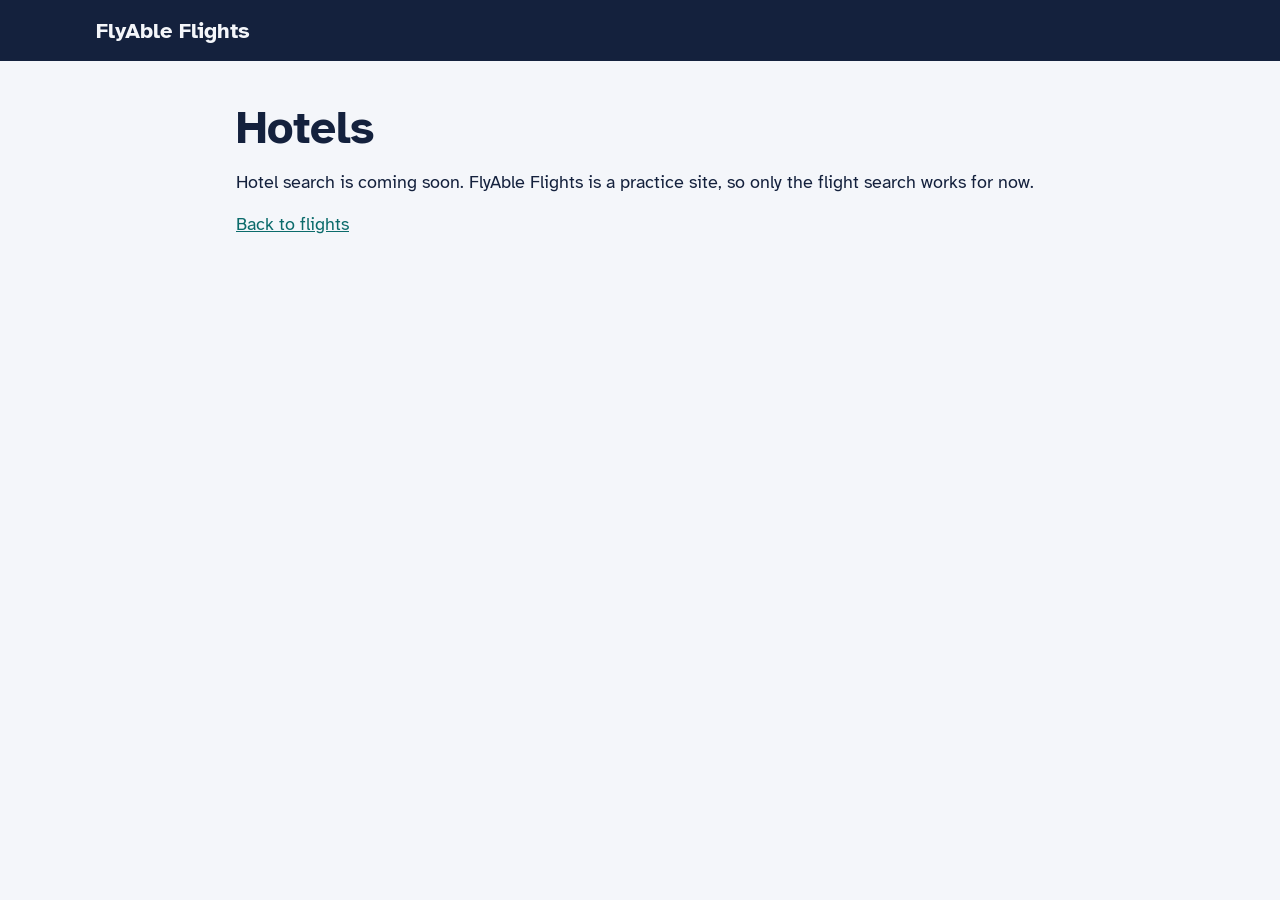
<file: hotels.html>
<!doctype html>
<html lang="en-GB">
<head>
<meta charset="utf-8">
<meta name="viewport" content="width=device-width, initial-scale=1">
<title>Hotels – FlyAble Flights</title>
<link rel="stylesheet" href="styles.css">
<style>.simple { padding-block: 40px 60px; display: grid; gap: 14px; max-width: 70ch; }</style>
</head>
<body>
<header class="site-header"><div class="wrap"><a class="brand" href="index.html">FlyAble Flights</a></div></header>
<main id="main" class="wrap simple">
  <h1>Hotels</h1>
  <p>Hotel search is coming soon. FlyAble Flights is a practice site, so only the flight search works for now.</p>
  <p><a id="back" href="index.html">Back to flights</a></p>
</main>
<script>
  // Go back to whichever version of the flights page you came from
  try { const r = document.referrer; if (/\/(custom|broken)\.html/.test(r)) document.getElementById('back').href = r.split('#')[0]; } catch (e) {}
</script>
</body>
</html>
</file>
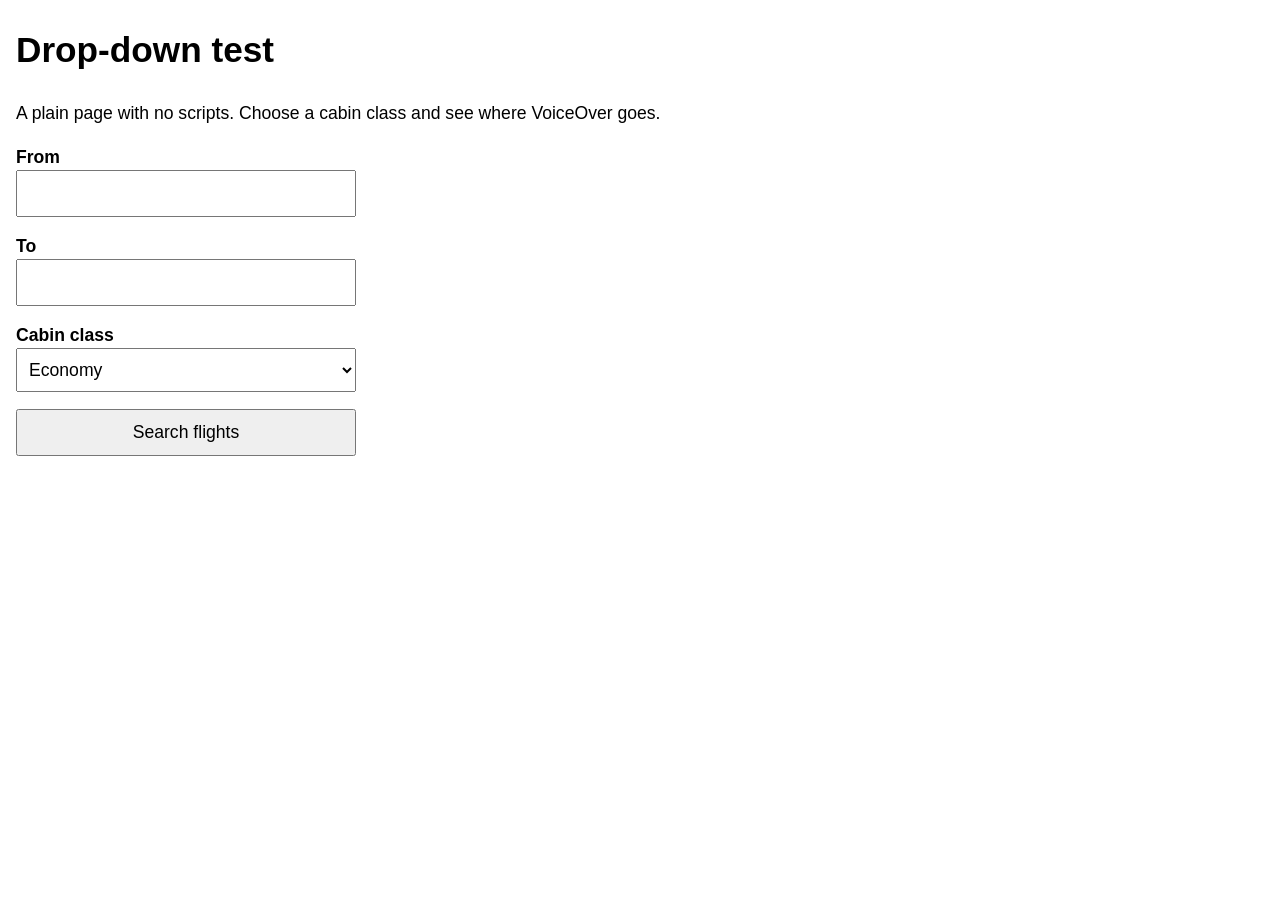
<file: select-test.html>
<!doctype html>
<html lang="en-GB">
<head>
<meta charset="utf-8">
<meta name="viewport" content="width=device-width, initial-scale=1">
<title>Drop-down test</title>
<style>body{font-family:Arial,sans-serif;font-size:1.1rem;margin:16px;line-height:1.5} label{display:block;font-weight:700;margin-top:16px} input,select,button{font:inherit;padding:8px;min-height:44px;width:100%;max-width:340px;box-sizing:border-box}</style>
</head>
<body>
<h1>Drop-down test</h1>
<p>A plain page with no scripts. Choose a cabin class and see where VoiceOver goes.</p>
<form action="#" onsubmit="return false">
<label for="t1">From</label>
<input id="t1" type="text">
<label for="t2">To</label>
<input id="t2" type="text">
<label for="cabin">Cabin class</label>
<select id="cabin">
<option>Economy</option>
<option>Premium economy</option>
<option>Business</option>
<option>First</option>
</select>
<p><button type="submit">Search flights</button></p>
</form>
</body>
</html>
</file>
<file: styles.css>
/* Atkinson Hyperlegible (Braille Institute, SIL Open Font License), hosted with the site so it loads even where Google Fonts is blocked */
@font-face { font-family: "Atkinson Hyperlegible"; font-style: normal; font-weight: 400; font-display: swap; src: url("fonts/atkinson-hyperlegible-latin-400-normal.woff2") format("woff2"); }
@font-face { font-family: "Atkinson Hyperlegible"; font-style: italic; font-weight: 400; font-display: swap; src: url("fonts/atkinson-hyperlegible-latin-400-italic.woff2") format("woff2"); }
@font-face { font-family: "Atkinson Hyperlegible"; font-style: normal; font-weight: 700; font-display: swap; src: url("fonts/atkinson-hyperlegible-latin-700-normal.woff2") format("woff2"); }
@font-face { font-family: "Atkinson Hyperlegible"; font-style: italic; font-weight: 700; font-display: swap; src: url("fonts/atkinson-hyperlegible-latin-700-italic.woff2") format("woff2"); }
/* Layout: navy header band, hero band holding the search card, then a two-column results area (filters + list) that stacks on phones. */
:root {
  --bg: #f4f6fa;
  --surface: #ffffff;
  --sunk: #eaeef5;
  --ink: #14213d;
  --muted: #4a5875;
  --line: #cdd5e3;
  --accent: #0b6b6b;
  --accent-soft: #dff1ef;
  --accent-ink: #ffffff;
  --gold: #8a5300;
  --danger: #b42318;
  --danger-soft: #fdecea;
  --ok: #17663a;
  --faint: #b3bccb;
  --band: #14213d;
  --band-ink: #f4f6fa;
  --band-muted: #b9c4da;
  --focus: #c2410c;
  --shadow: 0 10px 30px rgba(20, 33, 61, .12);
  --font-display: "Atkinson Hyperlegible", "Segoe UI", Verdana, sans-serif;
  --font-body: "Atkinson Hyperlegible", "Segoe UI", Verdana, sans-serif;
  --radius: 10px;
}
@media (prefers-color-scheme: dark) {
  :root:not([data-theme="light"]) {
    --bg: #0e1524; --surface: #162036; --sunk: #1c2842; --ink: #e8edf6; --muted: #a9b5cb; --line: #2e3d5f;
    --accent: #4fd1c5; --accent-soft: #143a3d; --accent-ink: #0e1524; --gold: #f5b94a; --danger: #ff8f84; --danger-soft: #3a1c1f;
    --ok: #6ee7a0; --faint: #4a5672; --band: #0a1020; --band-ink: #e8edf6; --band-muted: #9aa6bf; --focus: #fbbf24;
    --shadow: 0 10px 30px rgba(0, 0, 0, .45); color-scheme: dark;
  }
}
:root[data-theme="dark"] {
  --bg: #0e1524; --surface: #162036; --sunk: #1c2842; --ink: #e8edf6; --muted: #a9b5cb; --line: #2e3d5f;
  --accent: #4fd1c5; --accent-soft: #143a3d; --accent-ink: #0e1524; --gold: #f5b94a; --danger: #ff8f84; --danger-soft: #3a1c1f;
  --ok: #6ee7a0; --faint: #4a5672; --band: #0a1020; --band-ink: #e8edf6; --band-muted: #9aa6bf; --focus: #fbbf24;
  --shadow: 0 10px 30px rgba(0, 0, 0, .45); color-scheme: dark;
}

*, *::before, *::after { box-sizing: border-box; }
html { -webkit-text-size-adjust: 100%; }
body { margin: 0; background: var(--bg); color: var(--ink); font-family: var(--font-body); font-size: 1.125rem; line-height: 1.55; }
img { max-width: 100%; }
[hidden] { display: none !important; }
a { color: var(--accent); }
h1, h2, h3, .h1, .h2, .h3 { font-family: var(--font-display); line-height: 1.15; text-wrap: balance; margin: 0; }
h1, .h1 { font-size: clamp(1.9rem, 4.5vw, 2.9rem); font-weight: 700; letter-spacing: 0; }
h2, .h2 { font-size: 1.45rem; font-weight: 700; }
h3, .h3 { font-size: 1.08rem; font-weight: 700; }
p { margin: 0; }

.wrap { max-width: 1120px; margin: 0 auto; padding-left: max(16px, env(safe-area-inset-left, 0px)); padding-right: max(16px, env(safe-area-inset-right, 0px)); }
.vh { position: absolute !important; width: 1px; height: 1px; padding: 0; margin: -1px; overflow: hidden; clip: rect(0 0 0 0); white-space: nowrap; border: 0; }

:focus-visible { outline: 3px solid var(--focus); outline-offset: 2px; }
.no-focus *:focus, .no-focus *:focus-visible { outline: none !important; }

.skip { position: absolute; left: 12px; top: -60px; z-index: 50; background: var(--surface); color: var(--ink); padding: 10px 14px; border-radius: 8px; font-weight: 700; }
.skip:focus { top: 12px; }

/* Practice banner */
.practice { background: var(--accent-soft); color: var(--ink); font-size: .9rem; }
.practice .wrap { display: flex; flex-wrap: wrap; gap: 6px 16px; align-items: center; justify-content: space-between; padding-block: 8px; }
.practice strong { font-weight: 700; }

/* Header */
.site-header { background: var(--band); color: var(--band-ink); }
.site-header .wrap { display: flex; flex-wrap: wrap; align-items: center; justify-content: space-between; gap: 12px 24px; padding-block: 14px; }
.brand { display: inline-flex; align-items: center; gap: 10px; color: var(--band-ink); text-decoration: none; font-family: var(--font-display); font-weight: 800; font-size: 1.35rem; letter-spacing: 0; }
.brand svg { flex: none; }
.site-nav ul, .site-nav .navlist { display: flex; flex-wrap: wrap; gap: 4px 18px; list-style: none; margin: 0; padding: 0; }
.site-nav a, .site-nav .navitem { color: var(--band-ink); text-decoration: none; font-weight: 700; padding: 4px 0; border-bottom: 2px solid transparent; cursor: pointer; }
.site-nav a[aria-current="page"], .site-nav .navitem.current { border-bottom-color: var(--accent); }
.site-nav a:hover, .site-nav .navitem:hover { border-bottom-color: var(--band-muted); }

/* Hero */
.hero { background: var(--band); color: var(--band-ink); padding-block: 28px 96px; }
.hero .wrap { display: grid; gap: 10px; }
.hero .lede { color: var(--band-muted); max-width: 60ch; font-size: 1.08rem; }
.eyebrow { font-size: .9rem; letter-spacing: .06em; text-transform: uppercase; color: var(--band-muted); font-weight: 700; }

/* Search card */
.search-wrap { margin-top: -72px; }
.search-card { background: var(--surface); border-radius: 14px; box-shadow: var(--shadow); padding: 20px; display: grid; gap: 18px; border: 1px solid var(--line); }
.row { display: flex; flex-wrap: wrap; gap: 14px; align-items: flex-end; }
.row-top { justify-content: space-between; align-items: center; }
fieldset { border: 0; margin: 0; padding: 0; min-width: 0; }
legend, .legend { font-weight: 700; padding: 0; margin-bottom: 6px; font-size: .95rem; }

.seg { display: inline-flex; flex-wrap: wrap; gap: 6px; }
.seg label, .seg .opt { display: inline-flex; align-items: center; gap: 8px; padding: 7px 14px; border: 1px solid var(--line); border-radius: 999px; cursor: pointer; background: var(--surface); font-weight: 700; font-size: .95rem; }
.seg input { accent-color: var(--accent); width: 1.05rem; height: 1.05rem; margin: 0; }
.seg label:has(input:checked), .seg .opt[aria-checked="true"], .seg .opt.on { border-color: var(--accent); background: var(--accent-soft); }

.dot { width: 1.05rem; height: 1.05rem; border-radius: 50%; border: 2px solid var(--muted); display: inline-grid; place-items: center; flex: none; }
[aria-checked="true"] > .dot, .on > .dot { border-color: var(--accent); }
[aria-checked="true"] > .dot::after, .on > .dot::after { content: ""; width: .5rem; height: .5rem; border-radius: 50%; background: var(--accent); }

.route { display: grid; grid-template-columns: minmax(0, 1fr) auto minmax(0, 1fr); gap: 8px; align-items: end; flex: 2 1 380px; }
.field { display: grid; gap: 5px; min-width: 0; flex: 1 1 160px; position: relative; }
.field > label, .field > .label { font-weight: 700; font-size: .92rem; }
.hint { color: var(--muted); font-size: .95rem; }
.control, select.control, input.control { width: 100%; font: inherit; color: var(--ink); background: var(--surface); border: 1.5px solid var(--muted); border-radius: 8px; padding: 10px 12px; min-height: 46px; }
.control[aria-invalid="true"], .control.bad { border-color: var(--danger); box-shadow: 0 0 0 1px var(--danger); }
.control.btnlike { text-align: left; cursor: pointer; display: flex; align-items: center; justify-content: space-between; gap: 8px; }
.control.btnlike::after { content: ""; width: 8px; height: 8px; border-right: 2px solid var(--muted); border-bottom: 2px solid var(--muted); transform: rotate(45deg) translateY(-3px); flex: none; }
.control.cal-btn::after { display: none; }
.field-error { color: var(--danger); font-weight: 700; font-size: .95rem; }

.swap { width: 46px; height: 46px; border-radius: 50%; border: 1.5px solid var(--line); background: var(--surface); color: var(--ink); display: grid; place-items: center; cursor: pointer; }
.swap:hover { border-color: var(--accent); }

.options { display: flex; flex-wrap: wrap; gap: 10px 22px; align-items: center; }
.chk { display: inline-flex; align-items: center; gap: 9px; cursor: pointer; }
.chk input { accent-color: var(--accent); width: 1.15rem; height: 1.15rem; margin: 0; }
.box { width: 1.2rem; height: 1.2rem; border: 2px solid var(--muted); border-radius: 4px; display: inline-grid; place-items: center; flex: none; background: var(--surface); }
[aria-checked="true"] > .box, .on > .box { background: var(--accent); border-color: var(--accent); }
[aria-checked="true"] > .box::after, .on > .box::after { content: ""; width: .32rem; height: .62rem; border: solid var(--accent-ink); border-width: 0 2.5px 2.5px 0; transform: rotate(45deg) translate(-1px, -1px); }

.switch-track { width: 2.6rem; height: 1.45rem; border-radius: 999px; background: var(--muted); position: relative; flex: none; transition: background .15s; }
.switch-track::after { content: ""; position: absolute; top: 3px; left: 3px; width: calc(1.45rem - 6px); height: calc(1.45rem - 6px); border-radius: 50%; background: var(--surface); transition: transform .15s; }
[aria-checked="true"] > .switch-track, .on > .switch-track { background: var(--accent); }
[aria-checked="true"] > .switch-track::after, .on > .switch-track::after { transform: translateX(1.15rem); }
input.native-switch { accent-color: var(--accent); width: 1.15rem; height: 1.15rem; }

.btn { font: inherit; font-weight: 700; border-radius: 8px; padding: 11px 20px; min-height: 46px; cursor: pointer; border: 1.5px solid transparent; display: inline-flex; align-items: center; justify-content: center; gap: 8px; text-decoration: none; }
.btn-primary { background: var(--accent); color: var(--accent-ink); }
.btn-primary:hover { filter: brightness(1.08); }
.btn-secondary { background: var(--surface); color: var(--ink); border-color: var(--line); }
.btn-secondary:hover { border-color: var(--accent); }
.btn-search { flex: 0 0 auto; min-width: 180px; font-size: 1.05rem; }

.error-summary { border: 2px solid var(--danger); background: var(--danger-soft); border-radius: var(--radius); padding: 14px 16px; display: grid; gap: 6px; }
.error-summary ul { margin: 0; padding-left: 1.2rem; }
.error-summary a { color: var(--danger); font-weight: 700; }
.vague-error { color: var(--danger); font-size: .9rem; }

/* Popovers */
.pop { position: absolute; z-index: 30; top: calc(100% + 6px); left: 0; min-width: 100%; background: var(--surface); border: 1px solid var(--line); border-radius: var(--radius); box-shadow: var(--shadow); padding: 6px; }
.listbox { list-style: none; margin: 0; padding: 4px; max-height: 260px; overflow: auto; }
.listbox [role="option"], .listbox .optrow { padding: 9px 10px; border-radius: 6px; cursor: pointer; display: flex; justify-content: space-between; gap: 12px; }
.listbox .code { color: var(--muted); font-variant-numeric: tabular-nums; }
.listbox [aria-selected="true"], .listbox .active, .listbox .optrow:hover, .listbox [role="option"]:hover { background: var(--accent-soft); }
.listbox .active, .listbox [role="option"].active { outline: 2px solid var(--accent); outline-offset: -2px; }
.pax-pop { width: min(340px, calc(100vw - 32px)); padding: 16px; display: grid; gap: 14px; }
.counter { display: flex; justify-content: space-between; align-items: center; gap: 12px; }
.counter .who { display: grid; }
.stepper { display: inline-flex; align-items: center; gap: 8px; }
.step-btn { width: 36px; height: 36px; border-radius: 50%; border: 1.5px solid var(--line); background: var(--surface); color: var(--ink); font-size: 1.2rem; font-weight: 700; display: grid; place-items: center; cursor: pointer; line-height: 1; }
.step-val { min-width: 2.2ch; text-align: center; font-weight: 700; font-variant-numeric: tabular-nums; padding: 4px; border-radius: 6px; }
input.num { width: 5.5rem; }

/* Calendar */
.cal { position: absolute; z-index: 40; top: calc(100% + 6px); left: 0; width: min(330px, calc(100vw - 32px)); background: var(--surface); border: 1px solid var(--line); border-radius: 12px; box-shadow: var(--shadow); padding: 14px; display: grid; gap: 10px; }
.cal-head { display: flex; align-items: center; justify-content: space-between; gap: 8px; }
.cal-nav { width: 36px; height: 36px; border-radius: 50%; border: 1.5px solid var(--line); background: var(--surface); color: var(--ink); display: grid; place-items: center; cursor: pointer; font-size: 1.1rem; font-weight: 700; }
.cal table { border-collapse: collapse; width: 100%; table-layout: fixed; }
.cal th { font-size: .9rem; color: var(--muted); font-weight: 700; padding: 4px 0; text-align: center; }
.cal td { text-align: center; padding: 2px; }
.cal .day { display: grid; place-items: center; height: 38px; border-radius: 8px; cursor: pointer; font-variant-numeric: tabular-nums; }
.cal td[role="gridcell"], .cal .day { border-radius: 8px; }
.cal td[role="gridcell"] { height: 40px; cursor: pointer; font-variant-numeric: tabular-nums; }
.cal td[role="gridcell"]:hover, .cal .day:hover { background: var(--accent-soft); }
.cal [aria-selected="true"], .cal .day.sel { background: var(--accent); color: var(--accent-ink); font-weight: 700; }
.cal [aria-disabled="true"], .cal .day.off { color: var(--faint); cursor: not-allowed; text-decoration: line-through; }
.cal [aria-current="date"], .cal .day.today { box-shadow: inset 0 0 0 2px var(--gold); }
.cal-foot { display: flex; justify-content: space-between; align-items: center; gap: 8px; font-size: .95rem; color: var(--muted); }

/* Results */
.results { padding-block: 40px 24px; }
.results-head { display: flex; flex-wrap: wrap; gap: 8px 20px; align-items: baseline; justify-content: space-between; margin-bottom: 16px; }
.status { color: var(--muted); font-weight: 700; }
.layout { display: grid; grid-template-columns: 270px minmax(0, 1fr); gap: 24px; align-items: start; }
@media (max-width: 860px) { .layout { grid-template-columns: minmax(0, 1fr); } }
.filters { background: var(--surface); border: 1px solid var(--line); border-radius: 12px; padding: 6px 16px; }
.filters > h2, .filters > .h2 { font-size: 1.1rem; padding: 12px 0 6px; }
.facet { border-top: 1px solid var(--line); }
.facet:first-of-type { border-top: 0; }
.facet summary, .acc-btn { list-style: none; cursor: pointer; display: flex; justify-content: space-between; align-items: center; gap: 10px; padding: 12px 0; font-weight: 700; font-family: var(--font-display); font-size: 1rem; width: 100%; background: none; border: 0; color: var(--ink); text-align: left; }
.facet summary::-webkit-details-marker { display: none; }
.facet summary::after, .acc-btn::after { content: ""; width: 8px; height: 8px; border-right: 2px solid var(--muted); border-bottom: 2px solid var(--muted); transform: rotate(45deg); transition: transform .15s; flex: none; }
.facet[open] summary::after, .acc-btn[aria-expanded="true"]::after, .acc-btn.open::after { transform: rotate(-135deg); }
.facet-body { display: grid; gap: 10px; padding-bottom: 14px; }
.facet-body fieldset { display: grid; gap: 10px; }
.range-row { display: grid; gap: 6px; }
input[type="range"] { width: 100%; accent-color: var(--accent); }
.slider { position: relative; height: 32px; cursor: pointer; touch-action: none; }
.slider-track { position: absolute; left: 0; right: 0; top: 13px; height: 6px; border-radius: 3px; background: var(--sunk); }
.slider-fill { position: absolute; left: 0; top: 13px; height: 6px; border-radius: 3px; background: var(--accent); }
.slider-thumb { position: absolute; top: 5px; width: 22px; height: 22px; margin-left: -11px; border-radius: 50%; background: var(--surface); border: 3px solid var(--accent); }
.value-out { font-weight: 700; }

.sort { display: flex; flex-wrap: wrap; gap: 0; border: 1px solid var(--line); border-radius: 12px; overflow: hidden; background: var(--surface); margin-bottom: 14px; }
.sort > * { flex: 1 1 0; }
.sort label, .sort [role="tab"], .sort .tab { display: grid; gap: 2px; padding: 12px 14px; cursor: pointer; border-right: 1px solid var(--line); text-align: left; }
.sort > *:last-child { border-right: 0; }
.sort .t { font-weight: 700; font-family: var(--font-display); }
.sort .s { color: var(--muted); font-size: .95rem; font-variant-numeric: tabular-nums; }
.sort label:has(input:checked), .sort [aria-selected="true"], .sort .tab.on { background: var(--accent-soft); box-shadow: inset 0 -3px 0 var(--accent); }
.sort input { accent-color: var(--accent); }
.sort fieldset { display: flex; flex-wrap: wrap; width: 100%; }
.sort fieldset > label { flex: 1 1 0; }

.flist { list-style: none; margin: 0; padding: 0; display: grid; gap: 12px; }
.card { background: var(--surface); border: 1px solid var(--line); border-radius: 12px; padding: 16px; display: grid; grid-template-columns: minmax(0, 1fr) auto; gap: 12px 20px; }
@media (max-width: 560px) { .card { grid-template-columns: minmax(0, 1fr); } }
.card-main { display: grid; gap: 10px; min-width: 0; }
.carrier { display: flex; align-items: center; gap: 10px; }
.carrier img { width: 40px; height: 40px; border-radius: 10px; flex: none; }
.carrier img.wide { width: 150px; }
.carrier .fno { color: var(--muted); font-size: .95rem; }
.leg { display: grid; grid-template-columns: auto minmax(0, 1fr) auto; gap: 12px; align-items: center; }
.leg .t { font-family: var(--font-display); font-size: 1.35rem; font-weight: 700; font-variant-numeric: tabular-nums; }
.leg .ap { color: var(--muted); font-size: .95rem; }
.leg .mid { display: grid; justify-items: center; gap: 2px; font-size: .95rem; color: var(--muted); text-align: center; }
.leg .line { width: 100%; height: 2px; background: var(--line); position: relative; }
.leg .line.stops::after { content: ""; position: absolute; left: 50%; top: -3px; width: 8px; height: 8px; margin-left: -4px; border-radius: 50%; background: var(--gold); }
.direct { color: var(--ok); font-weight: 700; }
.plus1 { font-size: .85rem; vertical-align: super; color: var(--gold); font-weight: 700; }
.card-side { display: grid; gap: 8px; align-content: center; justify-items: end; text-align: right; }
@media (max-width: 560px) { .card-side { justify-items: stretch; text-align: left; grid-template-columns: 1fr auto; align-items: center; } }
.price { font-family: var(--font-display); font-size: 1.6rem; font-weight: 800; color: var(--gold); font-variant-numeric: tabular-nums; }
.price-note { color: var(--muted); font-size: .92rem; }
.more summary, .more-btn { cursor: pointer; color: var(--accent); font-weight: 700; display: inline-flex; align-items: center; gap: 6px; background: none; border: 0; padding: 0; font: inherit; font-weight: 700; }
.more-body { margin-top: 8px; padding: 12px; background: var(--sunk); border-radius: 8px; display: grid; gap: 4px; font-size: .92rem; }
.more-body dl { display: grid; grid-template-columns: auto minmax(0, 1fr); gap: 4px 14px; margin: 0; }
.more-body dt { color: var(--muted); }
.more-body dd { margin: 0; }
.empty { background: var(--surface); border: 1px dashed var(--line); border-radius: 12px; padding: 24px; display: grid; gap: 8px; }

/* Dialog */
dialog.modal, .modal { border: 0; padding: 0; border-radius: 14px; background: var(--surface); color: var(--ink); box-shadow: var(--shadow); width: min(560px, calc(100vw - 32px)); max-height: calc(100vh - 32px); overflow: auto; }
dialog.modal::backdrop { background: rgba(10, 16, 32, .6); }
.backdrop { position: fixed; inset: 0; background: rgba(10, 16, 32, .6); z-index: 60; display: grid; place-items: center; padding: 16px; }
.backdrop .modal { position: relative; }
.modal-head { display: flex; justify-content: space-between; align-items: flex-start; gap: 12px; padding: 18px 20px 12px; border-bottom: 1px solid var(--line); }
.modal-body { padding: 16px 20px 20px; display: grid; gap: 16px; }
.icon-btn { width: 40px; height: 40px; border-radius: 50%; border: 1.5px solid var(--line); background: var(--surface); color: var(--ink); display: grid; place-items: center; cursor: pointer; flex: none; font-size: 1.3rem; line-height: 1; }
.trip-sum { background: var(--sunk); border-radius: 8px; padding: 12px; display: grid; gap: 2px; font-size: .95rem; }
.stack { display: grid; gap: 10px; }
.total { display: flex; justify-content: space-between; align-items: baseline; gap: 12px; border-top: 1px solid var(--line); padding-top: 12px; }
.total .price { font-size: 1.4rem; }
.confirm { display: grid; gap: 12px; padding: 24px 20px; }
.ref { font-family: var(--font-display); font-size: 1.6rem; font-weight: 800; letter-spacing: .04em; color: var(--accent); }

/* FAQ */
.faq { padding-block: 24px 48px; }
.faq-list { display: grid; gap: 0; background: var(--surface); border: 1px solid var(--line); border-radius: 12px; padding: 4px 18px; margin-top: 14px; }
.faq-item { border-top: 1px solid var(--line); }
.faq-item:first-child { border-top: 0; }
.faq-item summary { list-style: none; }
.faq-item summary::-webkit-details-marker { display: none; }
.faq-body { padding: 0 0 14px; color: var(--muted); max-width: 70ch; }

/* Footer */
.site-footer { background: var(--band); color: var(--band-muted); padding-block: 28px; font-size: .9rem; }
.site-footer .wrap { display: flex; flex-wrap: wrap; gap: 12px 28px; justify-content: space-between; }
.site-footer a, .site-footer .link { color: var(--band-ink); cursor: pointer; }
.foot-links { display: flex; flex-wrap: wrap; gap: 8px 18px; list-style: none; margin: 0; padding: 0; }

/* Cookie banner (inaccessible version only) */
.cookie { position: fixed; left: 0; right: 0; bottom: 0; z-index: 55; background: var(--surface); border-top: 1px solid var(--line); box-shadow: var(--shadow); padding-bottom: env(safe-area-inset-bottom, 0px); }
.cookie .wrap { display: flex; flex-wrap: wrap; gap: 10px 18px; align-items: center; justify-content: space-between; padding-block: 12px; }
.lowc { color: var(--faint); }

/* Calendar with prices */
.cal { width: min(380px, calc(100vw - 32px)); }
.cal-app { display: grid; gap: 10px; }
.cal-month-h { text-align: center; }
.cal-jumps { display: flex; flex-wrap: wrap; gap: 8px; justify-content: space-between; }
.cal-jumps .cal-cheap-btn { flex: 1 1 auto; min-height: 38px; padding: 6px 12px; font-size: .9rem; }
@media (max-width: 640px) {
  .cal { position: fixed; top: auto; left: max(8px, env(safe-area-inset-left, 0px)); right: max(8px, env(safe-area-inset-right, 0px)); bottom: calc(8px + env(safe-area-inset-bottom, 0px)); width: auto; max-height: calc(100vh - 24px); overflow: auto; z-index: 70; }
}
.cal-step { font-family: var(--font-display); font-weight: 700; font-size: 1.1rem; }
.cal-keys { font-size: .95rem; color: var(--muted); background: var(--sunk); border-radius: 8px; padding: 8px 10px; }
.cal .cal-head { flex-wrap: wrap; }
.cal .cal-head .h3 { order: -1; flex-basis: 100%; text-align: center; }
.cal-month-btn { min-height: 38px; padding: 6px 12px; font-size: .9rem; }
.cal-month-btn:disabled { opacity: .45; cursor: not-allowed; }
.cal-foot { justify-content: flex-end; flex-wrap: wrap; }
/* Spoken text for each day: invisible but covering the whole day, so VoiceOver's cursor and clicks land on the day itself */
/* Safari does not reliably let a table cell anchor positioned content, so each day has its own positioned box */
.cal .cell { position: relative; display: block; }
.cal .sr { position: absolute; inset: 0; overflow: hidden; opacity: 0; white-space: nowrap; font-size: 1rem; color: transparent; pointer-events: none; }
.cal td[role="gridcell"] { position: relative; height: 50px; padding: 3px 0; line-height: 1.15; vertical-align: middle; }
.cal .dn { display: block; font-weight: 700; }
.cal .dp { display: block; font-size: .8rem; color: var(--muted); font-variant-numeric: tabular-nums; min-height: 1em; }
.cal .dp.low { color: var(--ok); font-weight: 700; }
.cal .dp.high { color: var(--danger); }
.cal [aria-selected="true"] .dp { color: var(--accent-ink); }
.cal td.in-range { background: var(--accent-soft); border-radius: 0; }
.cal-legend { display: flex; gap: 16px; font-size: .9rem; color: var(--muted); }
.cal-legend .lg::before { content: ""; display: inline-block; width: .6rem; height: .6rem; border-radius: 50%; margin-right: 6px; background: currentColor; }
.cal-legend .low { color: var(--ok); }
.cal-legend .high { color: var(--danger); }
.cal .day.low { box-shadow: inset 0 -3px 0 var(--ok); }
.cal .day.high { box-shadow: inset 0 -3px 0 var(--danger); }

/* Cookie banner at the top of the page */
.cookie.inline { position: static; box-shadow: none; border-top: 0; border-bottom: 1px solid var(--line); padding-bottom: 0; }
.cookie-text { display: grid; gap: 4px; max-width: 70ch; }
.cookie-actions { display: flex; flex-wrap: wrap; gap: 8px; align-items: center; }
.cookie-text:focus { outline: none; }
.cookie-text:focus-visible { outline: 3px solid var(--focus); outline-offset: 4px; }

/* Cookie preferences */
.prefs { display: grid; }
.pref { display: grid; grid-template-columns: minmax(0, 1fr) auto; gap: 2px 16px; align-items: center; padding: 12px 0; border-top: 1px solid var(--line); }
.pref:first-child { border-top: 0; }
.pref > label, .pref > .label { font-weight: 700; }
.pref > .hint { grid-column: 1 / -1; }
.pref .chk[role="switch"], .pref .chk.sw { justify-self: end; }
.pref [aria-disabled="true"], .pref .locked { opacity: .6; cursor: not-allowed; }

/* Tooltip and toggletip */
.tip-wrap { position: relative; display: inline-flex; align-items: center; gap: 8px; }
.tip-btn { width: 26px; height: 26px; border-radius: 50%; border: 1.5px solid var(--muted); background: var(--surface); color: var(--ink); display: inline-grid; place-items: center; font: inherit; font-weight: 700; font-size: .95rem; line-height: 1; cursor: pointer; padding: 0; flex: none; }
.tip-btn:hover { border-color: var(--accent); }
.tip-btn svg { width: 14px; height: 14px; }
.tip { position: absolute; z-index: 45; bottom: calc(100% + 8px); left: 0; width: max-content; max-width: min(260px, calc(100vw - 32px)); background: var(--ink); color: var(--bg); padding: 8px 12px; border-radius: 8px; font-size: .95rem; line-height: 1.4; box-shadow: var(--shadow); font-weight: 400; }
.tip[popover] { position: fixed; inset: auto; margin: 0; border: 0; }

/* Save a flight */
.card-actions { display: flex; gap: 8px; align-items: center; justify-content: flex-end; }
.save-btn { width: 46px; height: 46px; border-radius: 8px; border: 1.5px solid var(--line); background: var(--surface); color: var(--ink); display: grid; place-items: center; cursor: pointer; padding: 0; flex: none; }
.save-btn:hover { border-color: var(--accent); }
.save-btn svg { width: 22px; height: 22px; }
.save-btn svg path { fill: none; stroke: currentColor; stroke-width: 2; }
.save-btn[aria-pressed="true"], .save-btn.on { color: var(--danger); border-color: var(--danger); }
.save-btn[aria-pressed="true"] svg path, .save-btn.on svg path { fill: currentColor; }
.saved-note { font-size: .92rem; color: var(--ok); font-weight: 700; }

/* Popular destinations carousel */
.dest { padding-block: 16px 24px; }
.dest-head { display: flex; flex-wrap: wrap; justify-content: space-between; align-items: flex-end; gap: 10px 16px; margin-bottom: 14px; }
.dest-head > div:first-child { display: grid; gap: 4px; }
.dest-controls { display: flex; gap: 8px; align-items: center; flex-wrap: wrap; }
.dest-controls .btn { min-height: 36px; padding: 6px 14px; font-size: .9rem; }
.dest-count { color: var(--muted); font-weight: 700; font-variant-numeric: tabular-nums; }
.dest-track { display: flex; overflow-x: auto; scroll-snap-type: x mandatory; gap: 16px; list-style: none; margin: 0; padding: 0 0 8px; scroll-behavior: smooth; }
.dest-track > .dest-slide { flex: 0 0 100%; scroll-snap-align: start; }
.dest-track:focus-visible { outline-offset: 4px; border-radius: 12px; }
.dest-stack { display: grid; }
.dest-stack > .dest-slide { grid-area: 1 / 1; }
.dest-stack.fade > .dest-slide { opacity: 0; pointer-events: none; transition: opacity .4s; }
.dest-stack.fade > .dest-slide.on { opacity: 1; pointer-events: auto; }
.dest-card { background: var(--surface); border: 1px solid var(--line); border-radius: 12px; overflow: hidden; display: grid; grid-template-columns: minmax(0, 1.15fr) minmax(0, 1fr); height: 100%; }
@media (max-width: 640px) { .dest-card { grid-template-columns: minmax(0, 1fr); } }
.dest-card img { width: 100%; height: 100%; aspect-ratio: 16 / 9; object-fit: cover; display: block; }
.dest-body { padding: 20px; display: grid; gap: 8px; align-content: center; justify-items: start; }
.dest-region { font-size: .9rem; letter-spacing: .06em; text-transform: uppercase; font-weight: 700; color: var(--muted); }
.dest-price { color: var(--muted); }
.dest-price strong { color: var(--gold); font-family: var(--font-display); font-size: 1.3rem; }

@media (prefers-reduced-motion: reduce) { * { transition: none !important; animation: none !important; } }

/* Plain calendar: browser dialog, ordinary table, a real button for each day */
dialog.modal.cal-dialog { width: min(860px, calc(100vw - 16px)); }
.cal-months { display: flex; flex-wrap: wrap; gap: 24px; }
.cal-month { flex: 1 1 320px; min-width: 0; }
.cal-month .cal-month-h { margin: 0 0 6px; }
.cal-plain { gap: 12px; }
.cal-table { width: 100%; border-collapse: collapse; table-layout: fixed; font-variant-numeric: tabular-nums; }
.cal-table th { font-size: .9rem; color: var(--muted); font-weight: 700; padding: 4px 0; text-align: center; }
.cal-table td { padding: 2px; text-align: center; }
.cal-table .day { position: relative; width: 100%; min-height: 50px; display: grid; place-items: center; align-content: center; border: 0; border-radius: 8px; background: none; color: var(--ink); font: inherit; padding: 4px 0; line-height: 1.15; }
.cal-table button.day { cursor: pointer; }
.cal-table button.day:hover { background: var(--accent-soft); }
.cal-table .day .dn { font-weight: 700; }
.cal-table .day .dp { font-size: .8rem; color: var(--muted); }
.cal-table .day.low .dp { color: var(--ok); font-weight: 700; }
.cal-table .day.high .dp { color: var(--danger); }
.cal-table .day.in-range { background: var(--accent-soft); }
.cal-table .day.sel { background: var(--accent); color: var(--accent-ink); }
.cal-table .day.sel .dp { color: var(--accent-ink); }
.cal-table .day.past { color: var(--faint); }
.cal-table .day.past .dn { font-weight: 400; text-decoration: line-through; }
/* From / To results: a list of real buttons */
.place-results { margin-top: 6px; padding: 4px; background: var(--surface); border: 1px solid var(--line); border-radius: var(--radius); }
.place-results .listbox { max-height: none; }
.place-results .listbox { padding: 0; }
.place-results button.optrow { width: 100%; font: inherit; color: var(--ink); background: none; border: 0; text-align: left; }
.place-results button.optrow:hover, .place-results button.optrow:focus { background: var(--accent-soft); }
.place-results button.optrow:focus-visible { outline: 2px solid var(--accent); outline-offset: -2px; }
/* Cheapest day line under each month heading */
.cal-month-cheap { margin: 0 0 8px; text-align: center; font-size: .9rem; color: var(--muted); }
.cal-month-cheap .cal-go { font: inherit; font-weight: 700; color: var(--ok); background: none; border: 0; padding: 2px 4px; text-decoration: underline; cursor: pointer; border-radius: 4px; }
.cal-month-cheap .cal-go:hover, .cal-month-cheap .cal-go:focus { background: var(--accent-soft); }
/* Inaccessible version: the calendar opens as a non-modal pop-up, floating in the middle of the screen */
dialog.modal.cal-float[open] { position: fixed; inset: 0; margin: auto; height: fit-content; z-index: 60; }
/* Results: a heading straight before the list, and cards that lead with price and departure time */
.list-h { font-size: 1.15rem; margin: 14px 0 10px; }
.card-h { margin: 0; font-size: 1rem; font-weight: 400; line-height: 1.5; }
.card-h .price-note { margin: 0 10px 0 6px; }
.card-h .price { line-height: 1.1; }
.card-h .card-dep { font-family: var(--font-display); font-weight: 700; font-size: 1.05rem; color: var(--ink); }
.carrier .aname { font-weight: 700; }
.step-btn[aria-disabled="true"] { opacity: .45; cursor: default; }
/* Result cards: one block of text per flight */
.leg-sum { margin: 0; line-height: 1.5; }
.leg-sum strong { font-family: var(--font-display); }
.card-main > .price-note { margin: 0; }
/* Paragraph text in the full text colour rather than grey, for stronger contrast */
p.hint, p.price-note, p.dest-price, p.dest-region, p.dest-count, p.cal-month-cheap, .faq-body, .faq-body p, .simple p { color: var(--ink); }
.hero .lede, .hero .eyebrow, .site-footer, .site-footer p { color: var(--band-ink); }
/* Loading indicator while searching */
.loading { display: flex; align-items: center; gap: 12px; margin-top: 16px; font-weight: 700; color: var(--ink); }
.spinner { width: 24px; height: 24px; border: 3px solid var(--line); border-top-color: var(--accent); border-radius: 50%; animation: spin .8s linear infinite; flex: none; }
@keyframes spin { to { transform: rotate(360deg); } }
@media (prefers-reduced-motion: reduce) { .spinner { animation-duration: 2.4s; } }
/* From and To: keep the boxes lined up when a results list opens under one of them */
.route { align-items: start; }
.route .swap { margin-top: 33px; }
.place-results .optrow { min-width: 0; }
@media (max-width: 560px) {
  .route { grid-template-columns: minmax(0, 1fr); }
  .route .swap { margin-top: 0; justify-self: start; }
}
.row:has(.route) { align-items: flex-start; }
/* GOV.UK accessible autocomplete, styled to match the site */
.ac-host .autocomplete__wrapper { position: relative; }
.ac-host .autocomplete__input { font: inherit; color: var(--ink); background: var(--surface); border: 1.5px solid var(--muted); border-radius: 8px; padding: 10px 12px; min-height: 46px; width: 100%; box-sizing: border-box; }
.ac-host .autocomplete__input--focused { outline: 3px solid var(--focus); outline-offset: 2px; box-shadow: none; }
.ac-host .autocomplete__menu { margin-top: 6px; background: var(--surface); color: var(--ink); border: 1px solid var(--line); border-radius: var(--radius); }
.ac-host .autocomplete__option { font: inherit; padding: 9px 12px; border-bottom: 1px solid var(--line); }
.ac-host .autocomplete__option:last-child { border-bottom: 0; }
.ac-host .autocomplete__option--focused, .ac-host .autocomplete__option:hover { background: var(--accent); color: var(--accent-ink); border-color: var(--accent); }
.ac-host .autocomplete__option--no-results { color: var(--muted); }
/* From and To: full-screen place search */
.place-btn .place-val { overflow: hidden; text-overflow: ellipsis; white-space: nowrap; }
dialog.modal.picker { width: min(520px, calc(100vw - 16px)); }
.picker-body { gap: 8px; }
.picker-body label { font-weight: 700; }
.picker-list { list-style: none; margin: 4px 0 0; padding: 0; display: grid; border: 1px solid var(--line); border-radius: var(--radius); overflow: hidden; }
.picker-list li + li { border-top: 1px solid var(--line); }
.picker-list .optrow { width: 100%; font: inherit; color: var(--ink); background: var(--surface); border: 0; text-align: left; padding: 12px 14px; display: flex; justify-content: space-between; gap: 12px; cursor: pointer; }
.picker-list .optrow:hover, .picker-list .optrow:focus { background: var(--accent-soft); }
.picker-list .code { color: var(--muted); }
.picker-none { padding: 12px 14px; color: var(--muted); }
@media (max-width: 560px) {
  dialog.modal.picker { width: 100vw; max-width: 100vw; height: 100dvh; max-height: 100dvh; margin: 0; border-radius: 0; }
}
</file>
